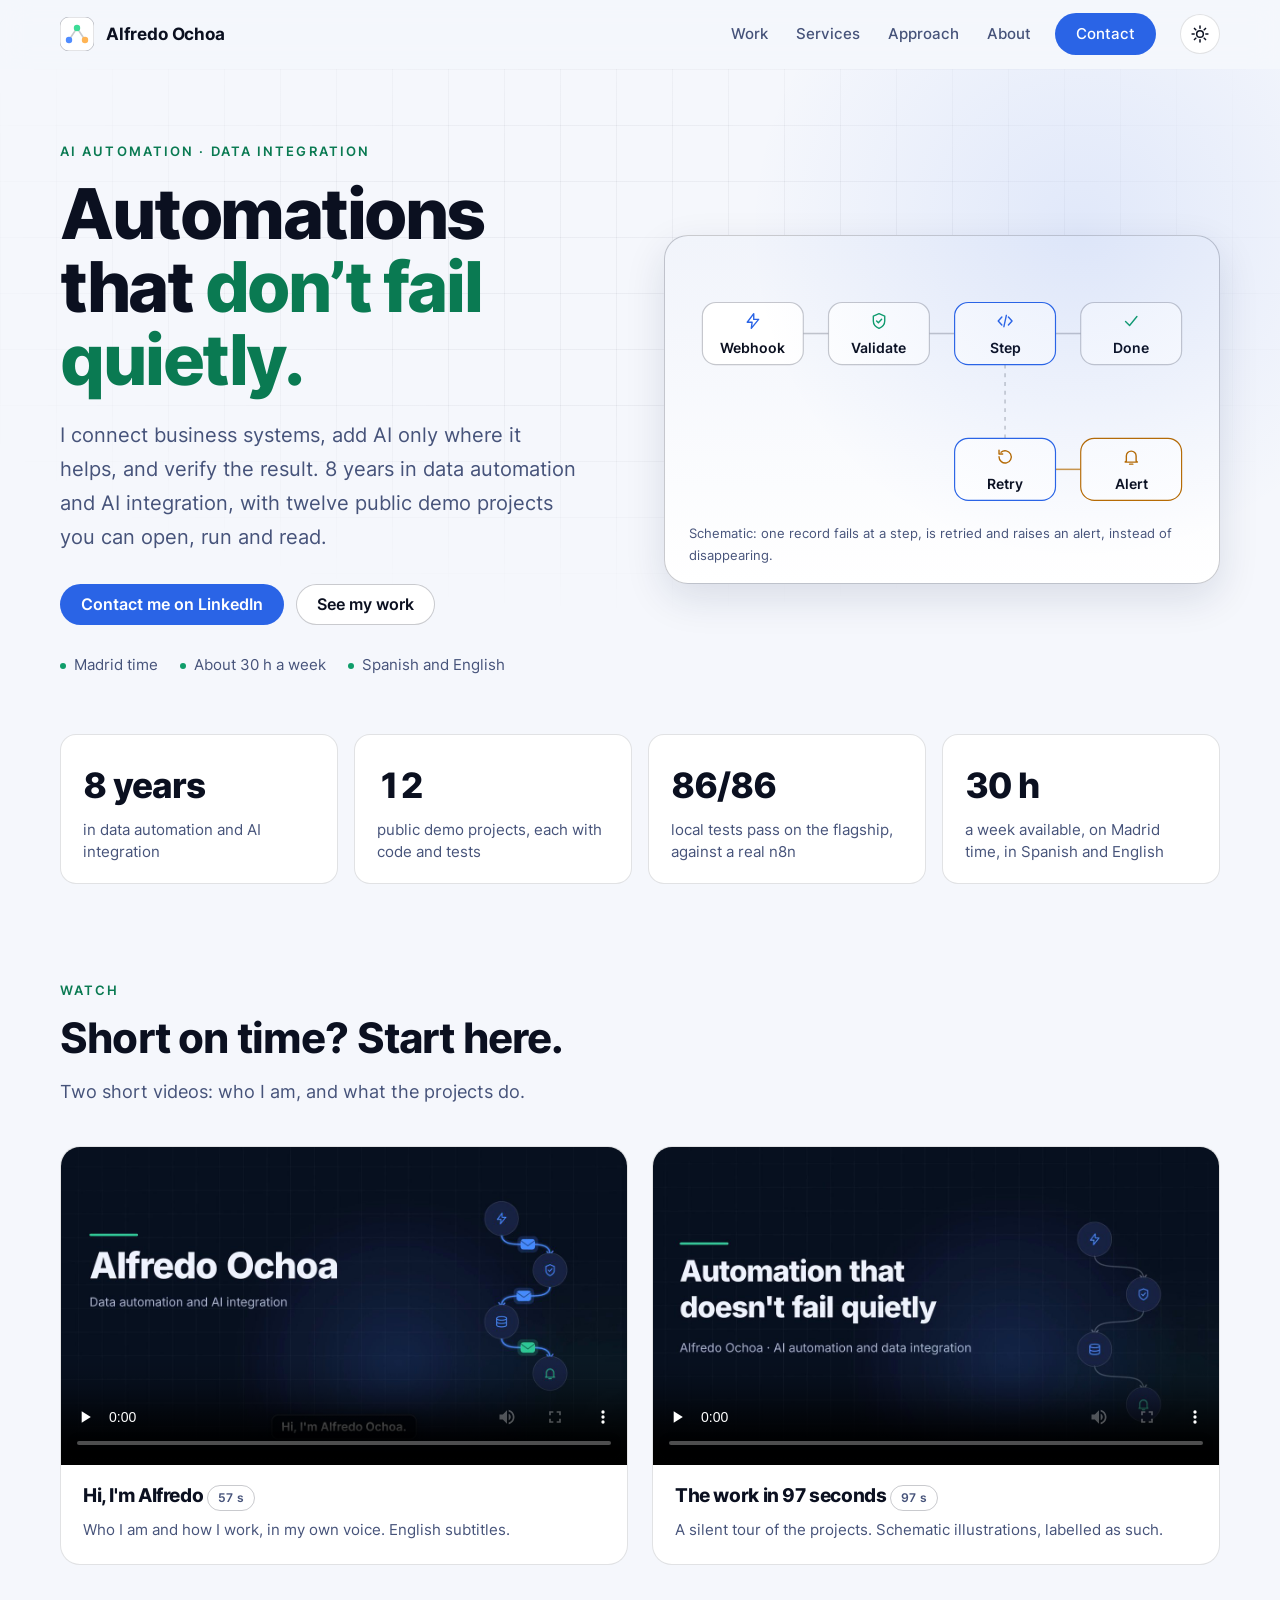
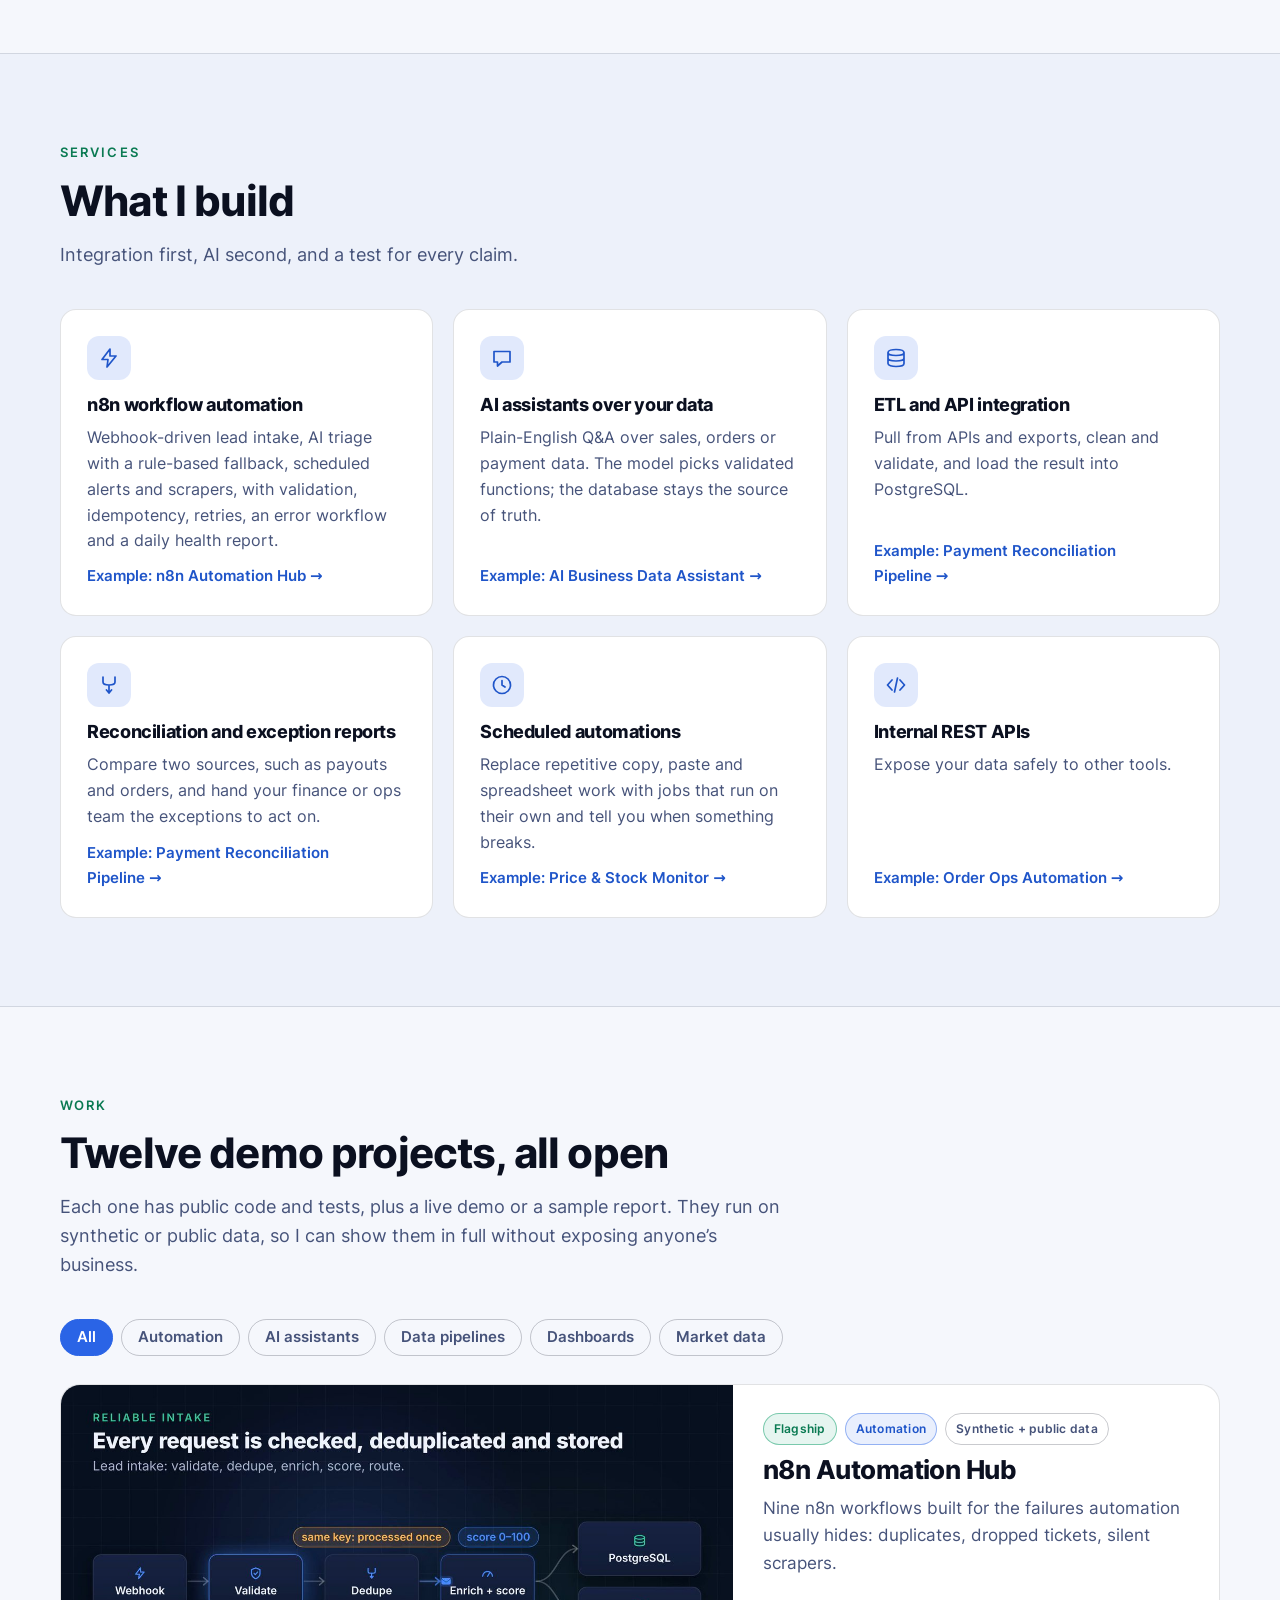
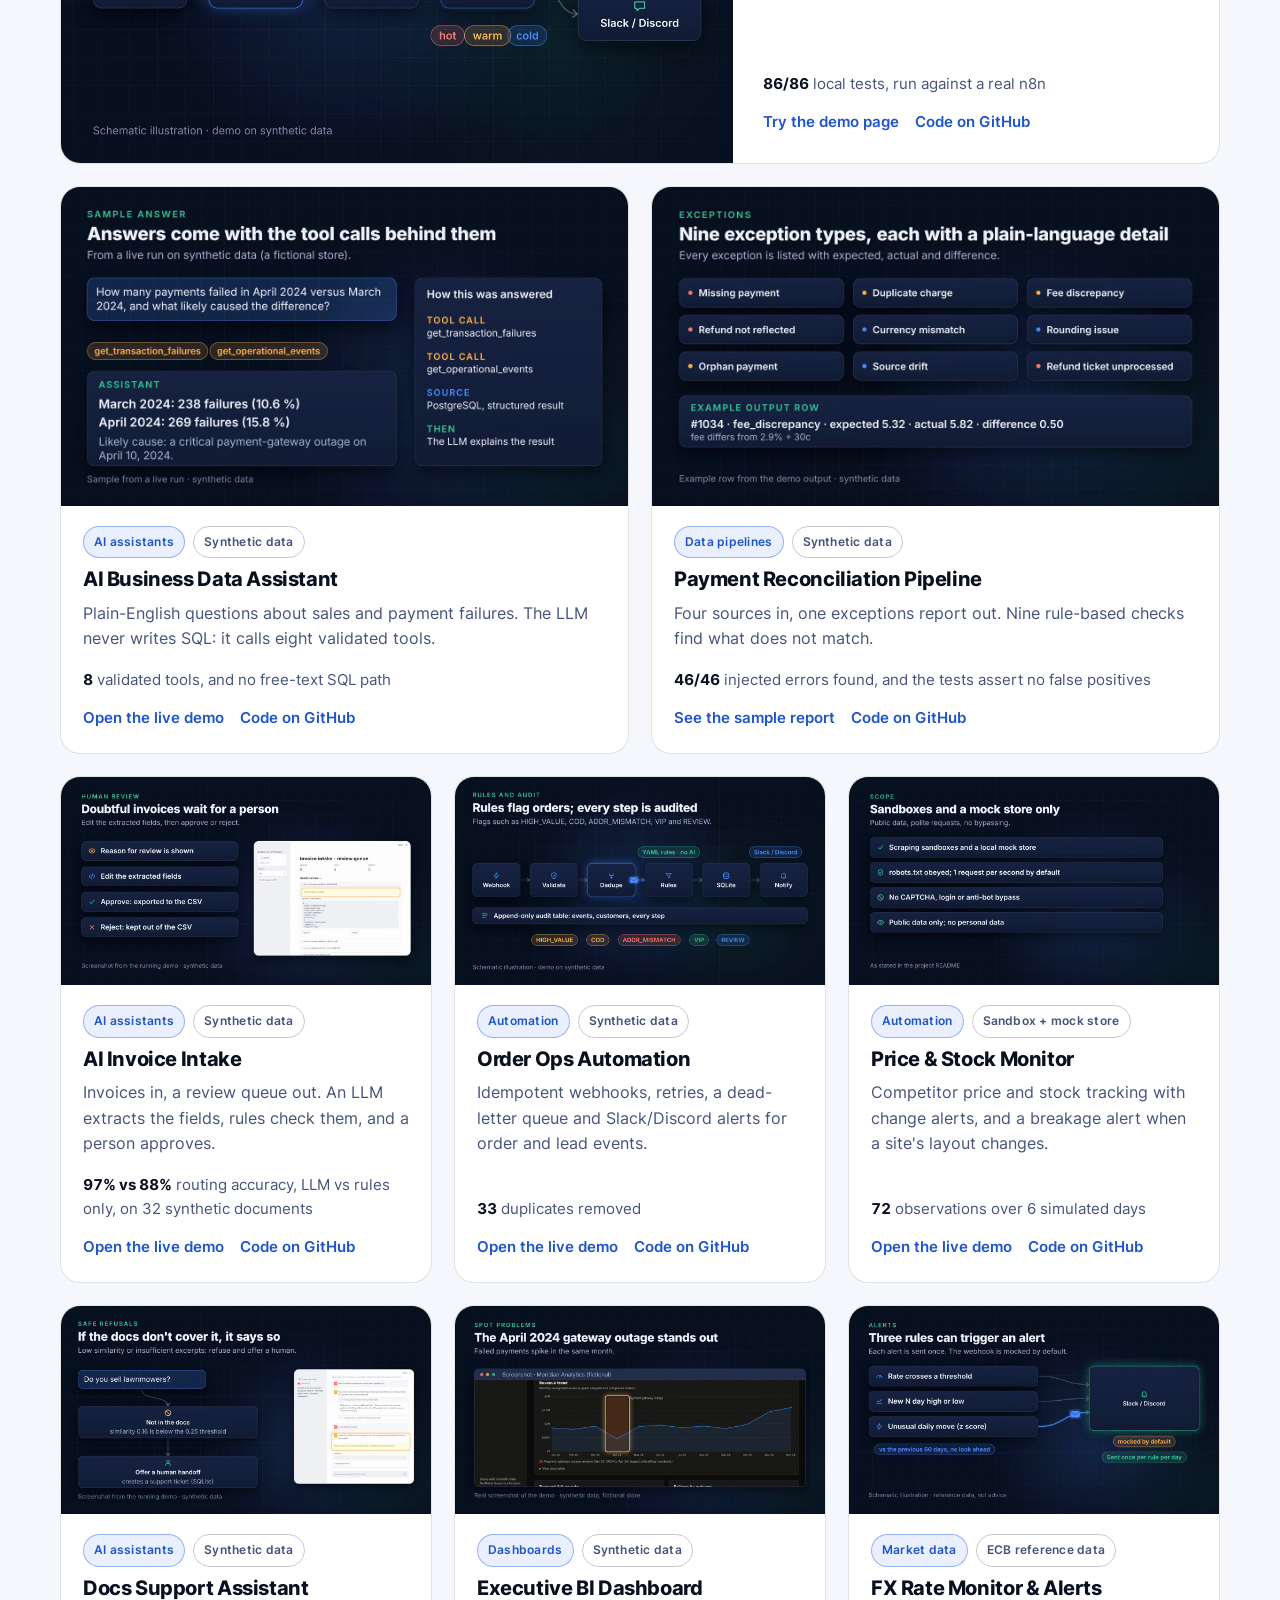
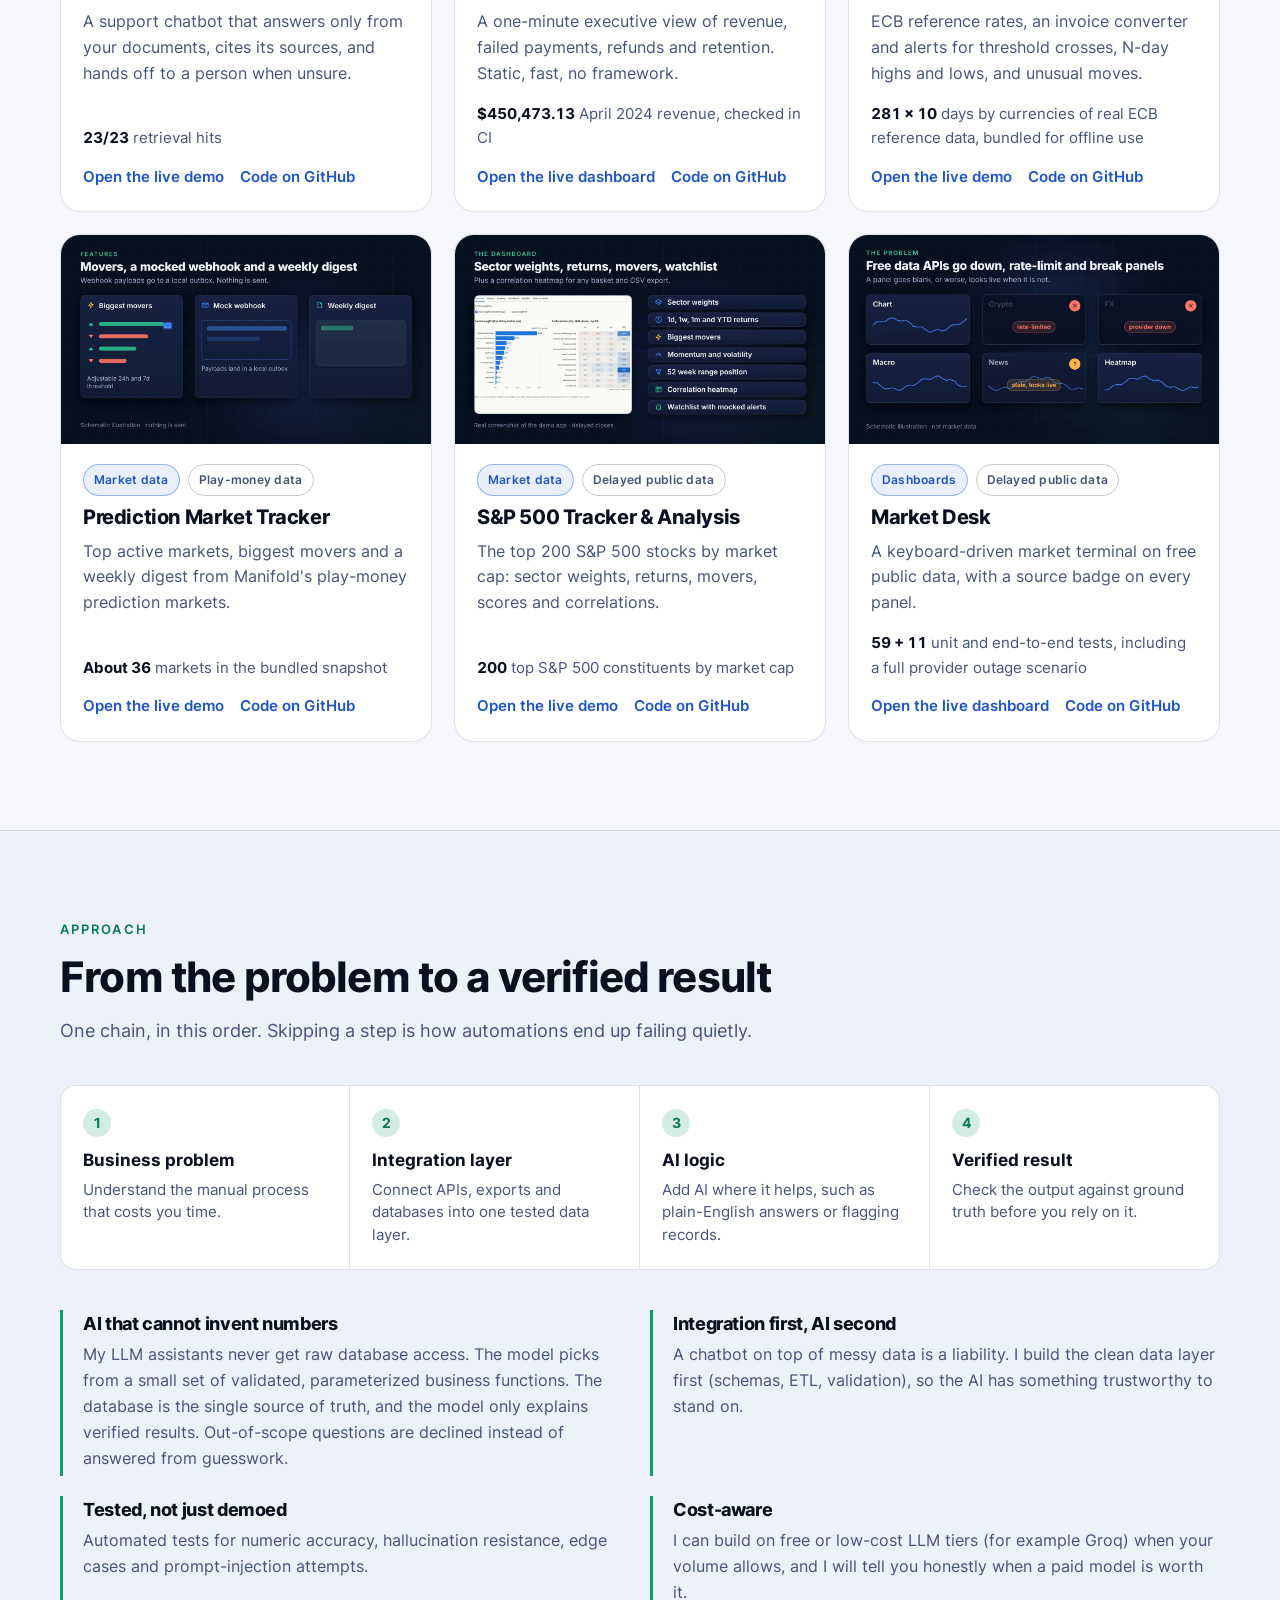
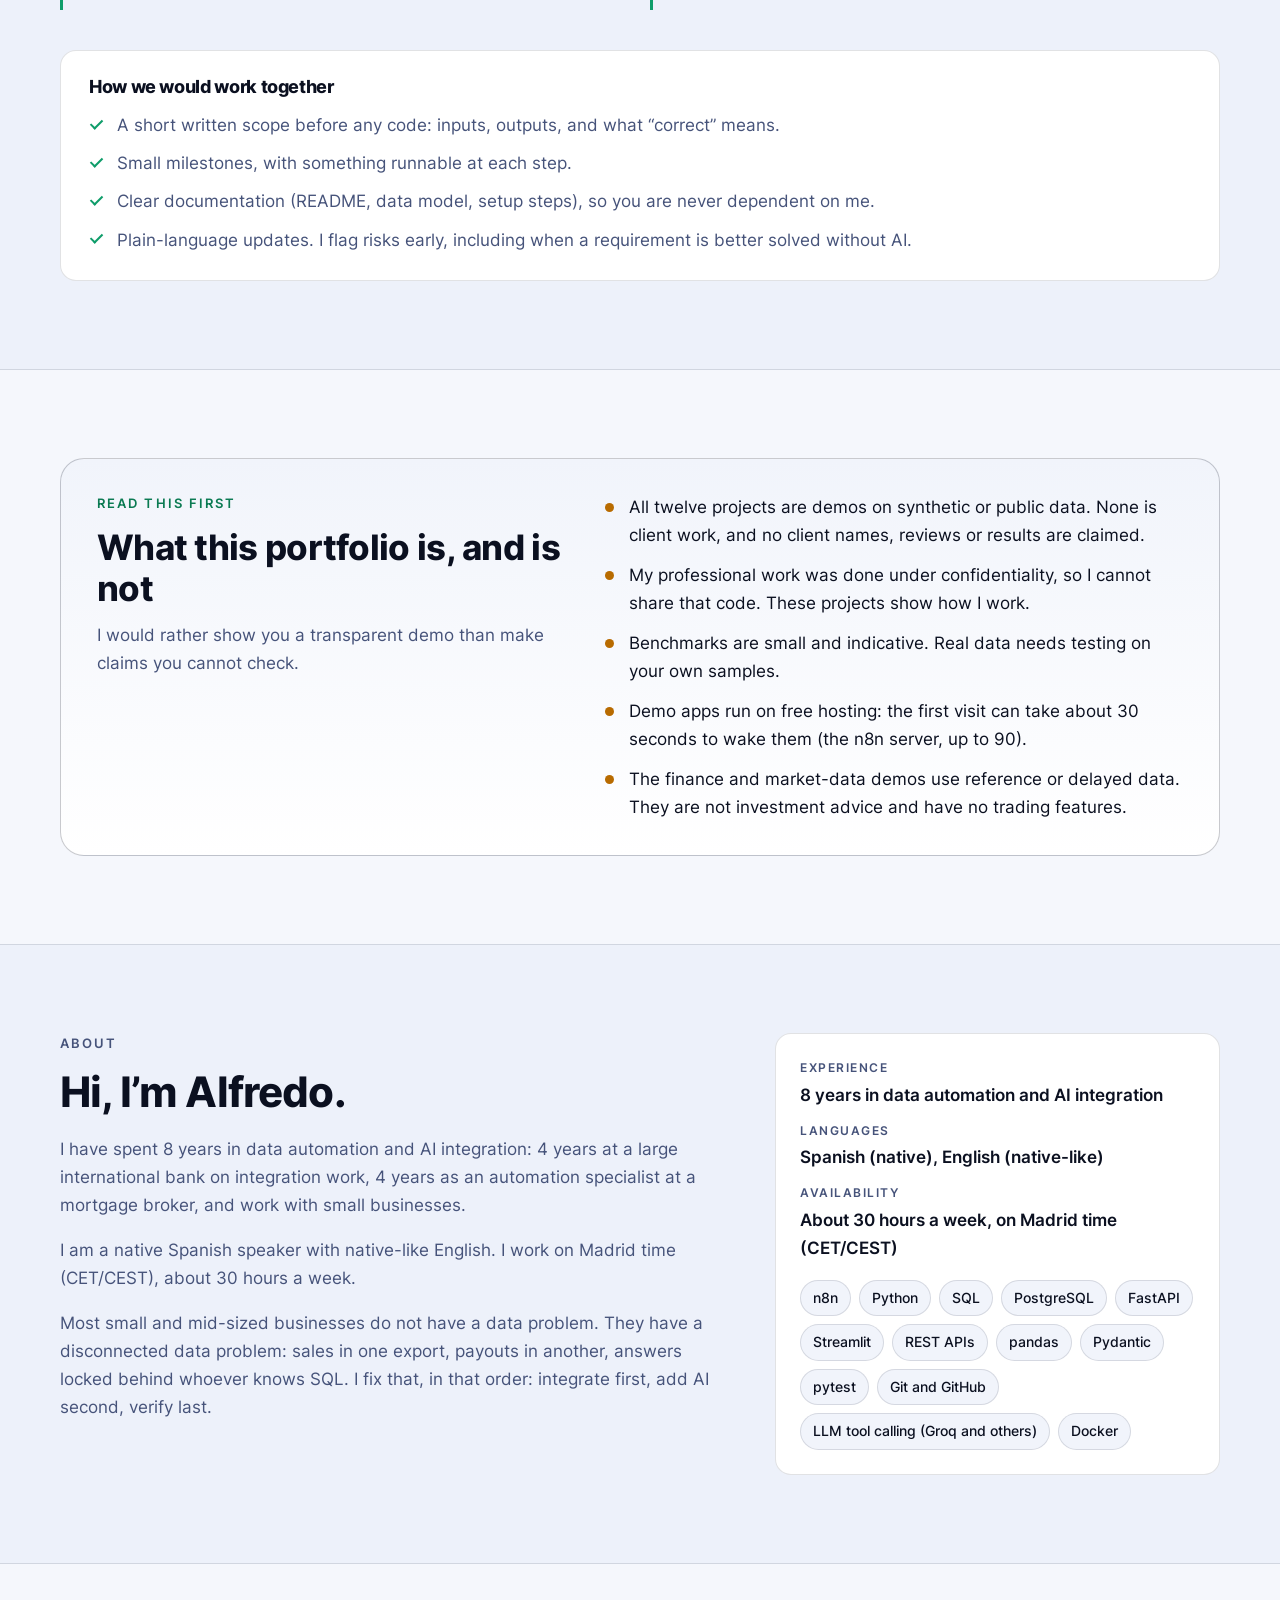
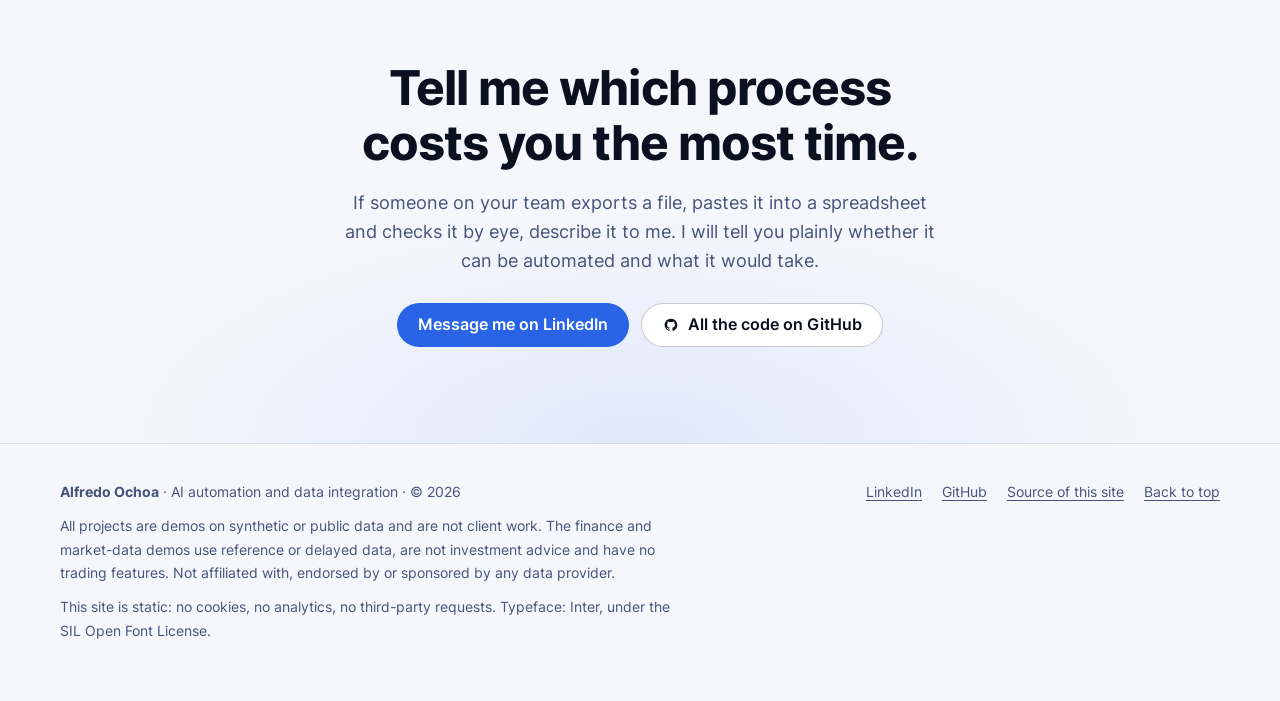
<file: index.html>
<!doctype html>
<html lang="en">
<head>
<meta charset="utf-8">
<meta name="viewport" content="width=device-width, initial-scale=1">
<title>Alfredo Ochoa | AI automation and data integration</title>
<meta name="description" content="Freelance AI automation and data integration: n8n workflows, Python data pipelines and AI assistants that take their numbers from validated queries. Twelve public demo projects with code, live demos and tests.">
<link rel="canonical" href="https://alfiochoa.github.io/">
<meta name="color-scheme" content="dark light">
<meta name="theme-color" content="#0b1020" media="(prefers-color-scheme: dark)">
<meta name="theme-color" content="#f5f7fc" media="(prefers-color-scheme: light)">
<meta property="og:type" content="website">
<meta property="og:site_name" content="Alfredo Ochoa">
<meta property="og:title" content="Alfredo Ochoa | AI automation and data integration">
<meta property="og:description" content="Freelance AI automation and data integration: n8n workflows, Python data pipelines and AI assistants that take their numbers from validated queries. Twelve public demo projects with code, live demos and tests.">
<meta property="og:url" content="https://alfiochoa.github.io/">
<meta property="og:image" content="https://alfiochoa.github.io/assets/og.png">
<meta name="twitter:card" content="summary_large_image">
<link rel="icon" href="/assets/favicon.svg" type="image/svg+xml">
<link rel="preload" href="/assets/fonts/inter-latin-wght-normal.woff2" as="font" type="font/woff2" crossorigin>
<link rel="stylesheet" href="/assets/site.css">
<script>(function(){try{var t=localStorage.getItem('theme');if(t==='light'||t==='dark')document.documentElement.setAttribute('data-theme',t)}catch(e){}document.documentElement.className+=' js'})()</script>
<script type="application/ld+json">{"@context":"https://schema.org","@type":"Person","name":"Alfredo Ochoa","url":"https://alfiochoa.github.io/","jobTitle":"AI automation and data integration freelancer","knowsLanguage":["es","en"],"knowsAbout":["n8n","Workflow automation","Python","Data integration","ETL","PostgreSQL","LLM tool calling","Data reconciliation"],"sameAs":["https://github.com/alfiochoa","https://www.linkedin.com/in/alfredochoa/"]}</script>
</head>

<body id="top">
<a class="skip" href="#main">Skip to content</a>
<header class="site-header">
<div class="wrap bar">
<a class="brand" href="/" aria-label="Alfredo Ochoa, home"><svg viewBox="0 0 34 34" aria-hidden="true"><rect width="34" height="34" rx="9" style="fill:var(--card);stroke:var(--line-2)"/><path d="M9 23 L17 11 L25 23" fill="none" style="stroke:var(--line-2)" stroke-width="1.6"/><circle cx="9" cy="23" r="3.2" fill="#4f8cff"/><circle cx="17" cy="11" r="3.2" fill="#3ddc97"/><circle cx="25" cy="23" r="3.2" fill="#ffb454"/></svg><span>Alfredo Ochoa</span></a>
<nav class="nav" aria-label="Main"><a href="/#work">Work</a><a href="/#services">Services</a><a href="/#approach">Approach</a><a href="/#about">About</a><a class="btn btn-primary nav-cta" href="/#contact">Contact</a></nav>
<div class="bar-right">
<button class="icon-btn" id="theme-toggle" type="button" aria-label="Switch colour theme"><svg class="icon-moon" viewBox="0 0 24 24" aria-hidden="true" focusable="false"><path d="M20 14.5 A8.5 8.5 0 1 1 9.5 4 A7 7 0 0 0 20 14.5 Z"/></svg><svg class="icon-sun" viewBox="0 0 24 24" aria-hidden="true" focusable="false"><path d="M12 8 A4 4 0 1 0 12 16 A4 4 0 1 0 12 8 M12 2.5 V5 M12 19 V21.5 M2.5 12 H5 M19 12 H21.5 M5.3 5.3 L7 7 M17 17 L18.7 18.7 M5.3 18.7 L7 17 M17 7 L18.7 5.3"/></svg></button>
<details class="menu"><summary class="icon-btn" aria-label="Open menu"><svg class="" viewBox="0 0 24 24" aria-hidden="true" focusable="false"><path d="M4 7 H20 M4 12 H20 M4 17 H20"/></svg></summary><div class="menu-list"><a href="/#work">Work</a><a href="/#services">Services</a><a href="/#approach">Approach</a><a href="/#about">About</a><a href="/#contact">Contact</a></div></details>
</div>
</div>
</header>

<main id="main">
<section class="hero" aria-labelledby="h1"><div class="wrap hero-grid">
<div>
<p class="kicker">AI automation &middot; Data integration</p>
<h1 class="display" id="h1">Automations that <em>don&rsquo;t fail quietly.</em></h1>
<p class="lede">I connect business systems, add AI only where it helps, and verify the result. 8 years in data automation and AI integration, with twelve public demo projects you can open, run and read.</p>
<div class="cta-row"><a class="btn btn-primary" href="https://www.linkedin.com/in/alfredochoa/">Contact me on LinkedIn</a><a class="btn btn-ghost" href="#work">See my work</a></div>
<ul class="meta"><li>Madrid time</li><li>About 30 h a week</li><li>Spanish and English</li></ul>
</div>
<figure class="flow-card"><svg class="flow-svg" viewBox="0 0 534 270" role="img" aria-label="Schematic: a record flows from a webhook through validation and a step. When the step fails, the record is retried and an alert is raised instead of the record disappearing.">
<path class="wire" d="M124 82 H150"/><path class="wire" d="M254 82 H280"/><path class="wire" d="M384 82 H410"/>
<path class="wire dash" d="M332 114 V190"/><path class="wire amber" d="M384 222 H410"/>
<g class="node "><rect x="20" y="50" width="104" height="64" rx="14"/><g transform="translate(62 59) scale(.84)"><path class="ico " d="M13 3 L5 13.5 H11 L10 21 L19 10 H13 Z"/></g><text x="72" y="102">Webhook</text></g><g class="node "><rect x="150" y="50" width="104" height="64" rx="14"/><g transform="translate(192 59) scale(.84)"><path class="ico m" d="M12 3 L19 6 V12 C19 16.5 15.5 19.5 12 21 C8.5 19.5 5 16.5 5 12 V6 Z M9 12 L11.2 14.2 L15.2 9.8"/></g><text x="202" y="102">Validate</text></g><g class="node on"><rect x="280" y="50" width="104" height="64" rx="14"/><g transform="translate(322 59) scale(.84)"><path class="ico " d="M8 7 L3.5 12 L8 17 M16 7 L20.5 12 L16 17 M13.5 5 L10.5 19"/></g><text x="332" y="102">Step</text></g><g class="node "><rect x="410" y="50" width="104" height="64" rx="14"/><g transform="translate(452 59) scale(.84)"><path class="ico m" d="M5 12.5 L10 17.5 L19 6.5"/></g><text x="462" y="102">Done</text></g>
<g class="node on"><rect x="280" y="190" width="104" height="64" rx="14"/><g transform="translate(322 199) scale(.84)"><path class="ico a" d="M4.5 12 A7.5 7.5 0 1 0 7 6.5 M4.5 4 V8.5 H9"/></g><text x="332" y="242">Retry</text></g><g class="node alert"><rect x="410" y="190" width="104" height="64" rx="14"/><g transform="translate(452 199) scale(.84)"><path class="ico a" d="M6 17 V11 A6 6 0 0 1 18 11 V17 L19.5 18.5 H4.5 Z M10 21 H14"/></g><text x="462" y="242">Alert</text></g>
<circle class="packet" r="5" cx="0" cy="0"/><circle class="packet p2" r="5" cx="0" cy="0"/><circle class="packet p3" r="5" cx="0" cy="0"/>
<circle class="packet amber" r="5.5" cx="0" cy="0"/>
</svg><figcaption>Schematic: one record fails at a step, is retried and raises an alert, instead of disappearing.</figcaption></figure>
</div></section>
<div class="wrap stats"><div class="stat reveal"><b>8 years</b><span>in data automation and AI integration</span></div><div class="stat reveal"><b>12</b><span>public demo projects, each with code and tests</span></div><div class="stat reveal"><b>86/86</b><span>local tests pass on the flagship, against a real n8n</span></div><div class="stat reveal"><b>30 h</b><span>a week available, on Madrid time, in Spanish and English</span></div></div>
<section id="watch" aria-labelledby="h-watch"><div class="wrap">
<div class="sec-head"><p class="kicker">Watch</p><h2 id="h-watch">Short on time? Start here.</h2><p>Two short videos: who I am, and what the projects do.</p></div>
<div class="videos"><div class="vcard reveal"><video controls preload="none" playsinline poster="/media/poster/intro.jpg" aria-label="Hi, I&#x27;m Alfredo"><source src="/media/video/intro.mp4" type="video/mp4"></video>
<div class="vbody"><h3>Hi, I&#x27;m Alfredo <span class="badge">57 s</span></h3><p>Who I am and how I work, in my own voice. English subtitles.</p></div></div><div class="vcard reveal"><video controls preload="none" playsinline poster="/media/poster/showreel.jpg" aria-label="The work in 97 seconds"><source src="/media/video/showreel.mp4" type="video/mp4"></video>
<div class="vbody"><h3>The work in 97 seconds <span class="badge">97 s</span></h3><p>A silent tour of the projects. Schematic illustrations, labelled as such.</p></div></div></div></div></section>
<section id="services" class="alt" aria-labelledby="h-svc"><div class="wrap">
<div class="sec-head"><p class="kicker">Services</p><h2 id="h-svc">What I build</h2><p>Integration first, AI second, and a test for every claim.</p></div>
<div class="grid-3"><article class="svc reveal"><div class="ic"><svg class="" viewBox="0 0 24 24" aria-hidden="true" focusable="false"><path d="M13 3 L5 13.5 H11 L10 21 L19 10 H13 Z"/></svg></div><h3>n8n workflow automation</h3><p>Webhook-driven lead intake, AI triage with a rule-based fallback, scheduled alerts and scrapers, with validation, idempotency, retries, an error workflow and a daily health report.</p>
<a class="more" href="/projects/n8n-automation-hub/">Example: n8n Automation Hub&nbsp;&rarr;</a></article><article class="svc reveal"><div class="ic"><svg class="" viewBox="0 0 24 24" aria-hidden="true" focusable="false"><path d="M4 5.5 H20 V16 H12 L7.5 20 V16 H4 Z"/></svg></div><h3>AI assistants over your data</h3><p>Plain-English Q&amp;A over sales, orders or payment data. The model picks validated functions; the database stays the source of truth.</p>
<a class="more" href="/projects/ai-business-data-assistant/">Example: AI Business Data Assistant&nbsp;&rarr;</a></article><article class="svc reveal"><div class="ic"><svg class="" viewBox="0 0 24 24" aria-hidden="true" focusable="false"><path d="M4 6.5 C4 4.5 8 3.5 12 3.5 S20 4.5 20 6.5 V17.5 C20 19.5 16 20.5 12 20.5 S4 19.5 4 17.5 Z M4 12 C4 14 8 15 12 15 S20 14 20 12 M4 6.5 C4 8.5 8 9.5 12 9.5 S20 8.5 20 6.5"/></svg></div><h3>ETL and API integration</h3><p>Pull from APIs and exports, clean and validate, and load the result into PostgreSQL.</p>
<a class="more" href="/projects/payment-reconciliation-pipeline/">Example: Payment Reconciliation Pipeline&nbsp;&rarr;</a></article><article class="svc reveal"><div class="ic"><svg class="" viewBox="0 0 24 24" aria-hidden="true" focusable="false"><path d="M6 4 V9 C6 12 9 12 12 12 M18 4 V9 C18 12 15 12 12 12 V20 M9.5 17 L12 20 L14.5 17"/></svg></div><h3>Reconciliation and exception reports</h3><p>Compare two sources, such as payouts and orders, and hand your finance or ops team the exceptions to act on.</p>
<a class="more" href="/projects/payment-reconciliation-pipeline/">Example: Payment Reconciliation Pipeline&nbsp;&rarr;</a></article><article class="svc reveal"><div class="ic"><svg class="" viewBox="0 0 24 24" aria-hidden="true" focusable="false"><path d="M12 3.5 A8.5 8.5 0 1 0 12 20.5 A8.5 8.5 0 1 0 12 3.5 M12 7.5 V12 L15 14"/></svg></div><h3>Scheduled automations</h3><p>Replace repetitive copy, paste and spreadsheet work with jobs that run on their own and tell you when something breaks.</p>
<a class="more" href="/projects/price-stock-monitor/">Example: Price &amp; Stock Monitor&nbsp;&rarr;</a></article><article class="svc reveal"><div class="ic"><svg class="" viewBox="0 0 24 24" aria-hidden="true" focusable="false"><path d="M8 7 L3.5 12 L8 17 M16 7 L20.5 12 L16 17 M13.5 5 L10.5 19"/></svg></div><h3>Internal REST APIs</h3><p>Expose your data safely to other tools.</p>
<a class="more" href="/projects/order-ops-automation/">Example: Order Ops Automation&nbsp;&rarr;</a></article></div></div></section>
<section id="work" aria-labelledby="h-work"><div class="wrap">
<div class="sec-head"><p class="kicker">Work</p><h2 id="h-work">Twelve demo projects, all open</h2><p>Each one has public code and tests, plus a live demo or a sample report. They run on synthetic or public data, so I can show them in full without exposing anyone&rsquo;s business.</p></div>
<div class="filters" role="group" aria-label="Filter projects"><button class="chip" type="button" data-filter="all" aria-pressed="true">All</button><button class="chip" type="button" data-filter="Automation" aria-pressed="false">Automation</button><button class="chip" type="button" data-filter="AI assistants" aria-pressed="false">AI assistants</button><button class="chip" type="button" data-filter="Data pipelines" aria-pressed="false">Data pipelines</button><button class="chip" type="button" data-filter="Dashboards" aria-pressed="false">Dashboards</button><button class="chip" type="button" data-filter="Market data" aria-pressed="false">Market data</button></div><p class="sr" id="filter-status" role="status" aria-live="polite"></p>
<div class="cards"><article class="card reveal flagship" data-cat="Automation">
<a class="card-media" href="/projects/n8n-automation-hub/" tabindex="-1" aria-hidden="true"><img src="/media/poster/n8n-automation-hub.jpg" width="1280" height="720" loading="lazy" alt=""></a>
<div class="card-body">
<div class="badges"><span class="badge flag">Flagship</span><span class="badge cat">Automation</span><span class="badge">Synthetic + public data</span></div>
<h3><a href="/projects/n8n-automation-hub/">n8n Automation Hub</a></h3>
<p>Nine n8n workflows built for the failures automation usually hides: duplicates, dropped tickets, silent scrapers.</p>
<p class="keystat"><b>86/86</b> local tests, run against a real n8n</p>
<div class="card-links"><a href="https://alfiochoa.github.io/n8n-automation-hub/">Try the demo page</a><a href="https://github.com/alfiochoa/n8n-automation-hub">Code on GitHub</a></div>
</div>
</article><article class="card reveal featured" data-cat="AI assistants">
<a class="card-media" href="/projects/ai-business-data-assistant/" tabindex="-1" aria-hidden="true"><img src="/media/poster/ai-business-data-assistant.jpg" width="1280" height="720" loading="lazy" alt=""></a>
<div class="card-body">
<div class="badges"><span class="badge cat">AI assistants</span><span class="badge">Synthetic data</span></div>
<h3><a href="/projects/ai-business-data-assistant/">AI Business Data Assistant</a></h3>
<p>Plain-English questions about sales and payment failures. The LLM never writes SQL: it calls eight validated tools.</p>
<p class="keystat"><b>8</b> validated tools, and no free-text SQL path</p>
<div class="card-links"><a href="https://alfredo-business-assistant.streamlit.app/">Open the live demo</a><a href="https://github.com/alfiochoa/ai-business-data-assistant">Code on GitHub</a></div>
</div>
</article><article class="card reveal featured" data-cat="Data pipelines">
<a class="card-media" href="/projects/payment-reconciliation-pipeline/" tabindex="-1" aria-hidden="true"><img src="/media/poster/payment-reconciliation-pipeline.jpg" width="1280" height="720" loading="lazy" alt=""></a>
<div class="card-body">
<div class="badges"><span class="badge cat">Data pipelines</span><span class="badge">Synthetic data</span></div>
<h3><a href="/projects/payment-reconciliation-pipeline/">Payment Reconciliation Pipeline</a></h3>
<p>Four sources in, one exceptions report out. Nine rule-based checks find what does not match.</p>
<p class="keystat"><b>46/46</b> injected errors found, and the tests assert no false positives</p>
<div class="card-links"><a href="https://alfiochoa.github.io/payment-reconciliation-pipeline/">See the sample report</a><a href="https://github.com/alfiochoa/payment-reconciliation-pipeline">Code on GitHub</a></div>
</div>
</article><article class="card reveal" data-cat="AI assistants">
<a class="card-media" href="/projects/ai-invoice-intake/" tabindex="-1" aria-hidden="true"><img src="/media/poster/ai-invoice-intake.jpg" width="1280" height="720" loading="lazy" alt=""></a>
<div class="card-body">
<div class="badges"><span class="badge cat">AI assistants</span><span class="badge">Synthetic data</span></div>
<h3><a href="/projects/ai-invoice-intake/">AI Invoice Intake</a></h3>
<p>Invoices in, a review queue out. An LLM extracts the fields, rules check them, and a person approves.</p>
<p class="keystat"><b>97% vs 88%</b> routing accuracy, LLM vs rules only, on 32 synthetic documents</p>
<div class="card-links"><a href="https://alfredo-invoice.streamlit.app/">Open the live demo</a><a href="https://github.com/alfiochoa/ai-invoice-intake">Code on GitHub</a></div>
</div>
</article><article class="card reveal" data-cat="Automation">
<a class="card-media" href="/projects/order-ops-automation/" tabindex="-1" aria-hidden="true"><img src="/media/poster/order-ops-automation.jpg" width="1280" height="720" loading="lazy" alt=""></a>
<div class="card-body">
<div class="badges"><span class="badge cat">Automation</span><span class="badge">Synthetic data</span></div>
<h3><a href="/projects/order-ops-automation/">Order Ops Automation</a></h3>
<p>Idempotent webhooks, retries, a dead-letter queue and Slack/Discord alerts for order and lead events.</p>
<p class="keystat"><b>33</b> duplicates removed</p>
<div class="card-links"><a href="https://alfredo-ops-automation.streamlit.app/">Open the live demo</a><a href="https://github.com/alfiochoa/order-ops-automation">Code on GitHub</a></div>
</div>
</article><article class="card reveal" data-cat="Automation">
<a class="card-media" href="/projects/price-stock-monitor/" tabindex="-1" aria-hidden="true"><img src="/media/poster/price-stock-monitor.jpg" width="1280" height="720" loading="lazy" alt=""></a>
<div class="card-body">
<div class="badges"><span class="badge cat">Automation</span><span class="badge">Sandbox + mock store</span></div>
<h3><a href="/projects/price-stock-monitor/">Price &amp; Stock Monitor</a></h3>
<p>Competitor price and stock tracking with change alerts, and a breakage alert when a site&#x27;s layout changes.</p>
<p class="keystat"><b>72</b> observations over 6 simulated days</p>
<div class="card-links"><a href="https://alfredo-price-stock-monitor.streamlit.app/">Open the live demo</a><a href="https://github.com/alfiochoa/price-stock-monitor">Code on GitHub</a></div>
</div>
</article><article class="card reveal" data-cat="AI assistants">
<a class="card-media" href="/projects/docs-support-assistant/" tabindex="-1" aria-hidden="true"><img src="/media/poster/docs-support-assistant.jpg" width="1280" height="720" loading="lazy" alt=""></a>
<div class="card-body">
<div class="badges"><span class="badge cat">AI assistants</span><span class="badge">Synthetic data</span></div>
<h3><a href="/projects/docs-support-assistant/">Docs Support Assistant</a></h3>
<p>A support chatbot that answers only from your documents, cites its sources, and hands off to a person when unsure.</p>
<p class="keystat"><b>23/23</b> retrieval hits</p>
<div class="card-links"><a href="https://alfredo-docs-assistant.streamlit.app/">Open the live demo</a><a href="https://github.com/alfiochoa/docs-support-assistant">Code on GitHub</a></div>
</div>
</article><article class="card reveal" data-cat="Dashboards">
<a class="card-media" href="/projects/executive-bi-dashboard/" tabindex="-1" aria-hidden="true"><img src="/media/poster/executive-bi-dashboard.jpg" width="1280" height="720" loading="lazy" alt=""></a>
<div class="card-body">
<div class="badges"><span class="badge cat">Dashboards</span><span class="badge">Synthetic data</span></div>
<h3><a href="/projects/executive-bi-dashboard/">Executive BI Dashboard</a></h3>
<p>A one-minute executive view of revenue, failed payments, refunds and retention. Static, fast, no framework.</p>
<p class="keystat"><b>$450,473.13</b> April 2024 revenue, checked in CI</p>
<div class="card-links"><a href="https://alfiochoa.github.io/executive-bi-dashboard/">Open the live dashboard</a><a href="https://github.com/alfiochoa/executive-bi-dashboard">Code on GitHub</a></div>
</div>
</article><article class="card reveal" data-cat="Market data">
<a class="card-media" href="/projects/fx-rate-monitor/" tabindex="-1" aria-hidden="true"><img src="/media/poster/fx-rate-monitor.jpg" width="1280" height="720" loading="lazy" alt=""></a>
<div class="card-body">
<div class="badges"><span class="badge cat">Market data</span><span class="badge">ECB reference data</span></div>
<h3><a href="/projects/fx-rate-monitor/">FX Rate Monitor &amp; Alerts</a></h3>
<p>ECB reference rates, an invoice converter and alerts for threshold crosses, N-day highs and lows, and unusual moves.</p>
<p class="keystat"><b>281 × 10</b> days by currencies of real ECB reference data, bundled for offline use</p>
<div class="card-links"><a href="https://alfredo-fx-monitor.streamlit.app/">Open the live demo</a><a href="https://github.com/alfiochoa/fx-rate-monitor">Code on GitHub</a></div>
</div>
</article><article class="card reveal" data-cat="Market data">
<a class="card-media" href="/projects/prediction-market-tracker/" tabindex="-1" aria-hidden="true"><img src="/media/poster/prediction-market-tracker.jpg" width="1280" height="720" loading="lazy" alt=""></a>
<div class="card-body">
<div class="badges"><span class="badge cat">Market data</span><span class="badge">Play-money data</span></div>
<h3><a href="/projects/prediction-market-tracker/">Prediction Market Tracker</a></h3>
<p>Top active markets, biggest movers and a weekly digest from Manifold&#x27;s play-money prediction markets.</p>
<p class="keystat"><b>About 36</b> markets in the bundled snapshot</p>
<div class="card-links"><a href="https://prediction-market-tracker.streamlit.app/">Open the live demo</a><a href="https://github.com/alfiochoa/prediction-market-tracker">Code on GitHub</a></div>
</div>
</article><article class="card reveal" data-cat="Market data">
<a class="card-media" href="/projects/sp500-tracker/" tabindex="-1" aria-hidden="true"><img src="/media/poster/sp500-tracker.jpg" width="1280" height="720" loading="lazy" alt=""></a>
<div class="card-body">
<div class="badges"><span class="badge cat">Market data</span><span class="badge">Delayed public data</span></div>
<h3><a href="/projects/sp500-tracker/">S&amp;P 500 Tracker &amp; Analysis</a></h3>
<p>The top 200 S&amp;P 500 stocks by market cap: sector weights, returns, movers, scores and correlations.</p>
<p class="keystat"><b>200</b> top S&amp;P 500 constituents by market cap</p>
<div class="card-links"><a href="https://alfredo-sp500-tracker.streamlit.app/">Open the live demo</a><a href="https://github.com/alfiochoa/sp500-tracker">Code on GitHub</a></div>
</div>
</article><article class="card reveal" data-cat="Dashboards">
<a class="card-media" href="/projects/market-desk/" tabindex="-1" aria-hidden="true"><img src="/media/poster/market-desk.jpg" width="1280" height="720" loading="lazy" alt=""></a>
<div class="card-body">
<div class="badges"><span class="badge cat">Dashboards</span><span class="badge">Delayed public data</span></div>
<h3><a href="/projects/market-desk/">Market Desk</a></h3>
<p>A keyboard-driven market terminal on free public data, with a source badge on every panel.</p>
<p class="keystat"><b>59 + 11</b> unit and end-to-end tests, including a full provider outage scenario</p>
<div class="card-links"><a href="https://alfiochoa.github.io/market-desk/">Open the live dashboard</a><a href="https://github.com/alfiochoa/market-desk">Code on GitHub</a></div>
</div>
</article></div></div></section>
<section id="approach" class="alt" aria-labelledby="h-app"><div class="wrap">
<div class="sec-head"><p class="kicker">Approach</p><h2 id="h-app">From the problem to a verified result</h2><p>One chain, in this order. Skipping a step is how automations end up failing quietly.</p></div>
<ol class="flow"><li><b>Business problem</b><span>Understand the manual process that costs you time.</span></li><li><b>Integration layer</b><span>Connect APIs, exports and databases into one tested data layer.</span></li><li><b>AI logic</b><span>Add AI where it helps, such as plain-English answers or flagging records.</span></li><li><b>Verified result</b><span>Check the output against ground truth before you rely on it.</span></li></ol><div class="principles"><div class="principle reveal"><h3>AI that cannot invent numbers</h3><p>My LLM assistants never get raw database access. The model picks from a small set of validated, parameterized business functions. The database is the single source of truth, and the model only explains verified results. Out-of-scope questions are declined instead of answered from guesswork.</p></div><div class="principle reveal"><h3>Integration first, AI second</h3><p>A chatbot on top of messy data is a liability. I build the clean data layer first (schemas, ETL, validation), so the AI has something trustworthy to stand on.</p></div><div class="principle reveal"><h3>Tested, not just demoed</h3><p>Automated tests for numeric accuracy, hallucination resistance, edge cases and prompt-injection attempts.</p></div><div class="principle reveal"><h3>Cost-aware</h3><p>I can build on free or low-cost LLM tiers (for example Groq) when your volume allows, and I will tell you honestly when a paid model is worth it.</p></div></div>
<div class="how reveal"><h3>How we would work together</h3><ul><li>A short written scope before any code: inputs, outputs, and what “correct” means.</li><li>Small milestones, with something runnable at each step.</li><li>Clear documentation (README, data model, setup steps), so you are never dependent on me.</li><li>Plain-language updates. I flag risks early, including when a requirement is better solved without AI.</li></ul></div></div></section>
<section aria-labelledby="h-hon"><div class="wrap"><div class="honest reveal">
<div><p class="kicker">Read this first</p><h2 id="h-hon">What this portfolio is, and is not</h2><p class="lead">I would rather show you a transparent demo than make claims you cannot check.</p></div>
<ul><li>All twelve projects are demos on synthetic or public data. None is client work, and no client names, reviews or results are claimed.</li><li>My professional work was done under confidentiality, so I cannot share that code. These projects show how I work.</li><li>Benchmarks are small and indicative. Real data needs testing on your own samples.</li><li>Demo apps run on free hosting: the first visit can take about 30 seconds to wake them (the n8n server, up to 90).</li><li>The finance and market-data demos use reference or delayed data. They are not investment advice and have no trading features.</li></ul></div></div></section>
<section id="about" class="alt" aria-labelledby="h-about"><div class="wrap about">
<div><p class="kicker">About</p><h2 id="h-about" style="font-size:clamp(1.8rem,3.4vw,2.6rem);margin-bottom:18px">Hi, I&rsquo;m Alfredo.</h2><p>I have spent 8 years in data automation and AI integration: 4 years at a large international bank on integration work, 4 years as an automation specialist at a mortgage broker, and work with small businesses.</p><p>I am a native Spanish speaker with native-like English. I work on Madrid time (CET/CEST), about 30 hours a week.</p><p>Most small and mid-sized businesses do not have a data problem. They have a disconnected data problem: sales in one export, payouts in another, answers locked behind whoever knows SQL. I fix that, in that order: integrate first, add AI second, verify last.</p></div>
<aside class="facts reveal"><dl><div><dt>Experience</dt><dd>8 years in data automation and AI integration</dd></div><div><dt>Languages</dt><dd>Spanish (native), English (native-like)</dd></div>
<div><dt>Availability</dt><dd>About 30 hours a week, on Madrid time (CET/CEST)</dd></div></dl>
<div class="tags"><span class="tag">n8n</span><span class="tag">Python</span><span class="tag">SQL</span><span class="tag">PostgreSQL</span><span class="tag">FastAPI</span><span class="tag">Streamlit</span><span class="tag">REST APIs</span><span class="tag">pandas</span><span class="tag">Pydantic</span><span class="tag">pytest</span><span class="tag">Git and GitHub</span><span class="tag">LLM tool calling (Groq and others)</span><span class="tag">Docker</span></div></aside></div></section>
<section id="contact" class="contact" aria-labelledby="h-contact"><div class="wrap">
<h2 id="h-contact">Tell me which process costs you the most time.</h2>
<p>If someone on your team exports a file, pastes it into a spreadsheet and checks it by eye, describe it to me. I will tell you plainly whether it can be automated and what it would take.</p>
<div class="cta-row"><a class="btn btn-primary" href="https://www.linkedin.com/in/alfredochoa/">Message me on LinkedIn</a><a class="btn btn-ghost" href="https://github.com/alfiochoa"><svg class="" viewBox="0 0 24 24" aria-hidden="true" focusable="false"><path d="M12 3.5 C7.3 3.5 3.5 7.3 3.5 12 C3.5 15.8 6 18.9 9.4 20 C9.8 20.1 10 19.8 10 19.5 V18 C7.7 18.5 7.2 16.9 7.2 16.9 C6.8 15.9 6.3 15.7 6.3 15.7 C5.5 15.2 6.4 15.2 6.4 15.2 C7.2 15.3 7.7 16 7.7 16 C8.4 17.3 9.6 16.9 10 16.7 C10.1 16.2 10.3 15.8 10.5 15.6 C8.7 15.4 6.8 14.7 6.8 11.6 C6.8 10.7 7.1 10 7.7 9.4 C7.6 9.2 7.3 8.4 7.7 7.3 C7.7 7.3 8.4 7.1 10 8.2 C10.7 8 11.3 7.9 12 7.9 C12.7 7.9 13.3 8 14 8.2 C15.6 7.1 16.3 7.3 16.3 7.3 C16.7 8.4 16.4 9.2 16.3 9.4 C16.9 10 17.2 10.7 17.2 11.6 C17.2 14.7 15.3 15.4 13.5 15.6 C13.8 15.9 14 16.3 14 17 V19.5 C14 19.8 14.2 20.1 14.6 20 C18 18.9 20.5 15.8 20.5 12 C20.5 7.3 16.7 3.5 12 3.5 Z"/></svg>All the code on GitHub</a></div></div></section>
</main>
<footer>
<div class="wrap cols">
<div>
<p><strong>Alfredo Ochoa</strong> &middot; AI automation and data integration &middot; &copy; 2026</p>
<p>All projects are demos on synthetic or public data and are not client work. The finance and market-data demos use reference or delayed data, are not investment advice and have no trading features. Not affiliated with, endorsed by or sponsored by any data provider.</p>
<p>This site is static: no cookies, no analytics, no third-party requests. Typeface: Inter, under the SIL Open Font License.</p>
</div>
<div class="links"><a href="https://www.linkedin.com/in/alfredochoa/">LinkedIn</a><a href="https://github.com/alfiochoa">GitHub</a><a href="https://github.com/alfiochoa/alfiochoa.github.io">Source of this site</a><a href="#top">Back to top</a></div>
</div>
</footer>
<script src="/assets/site.js" defer></script>
</body>
</html>
</file>
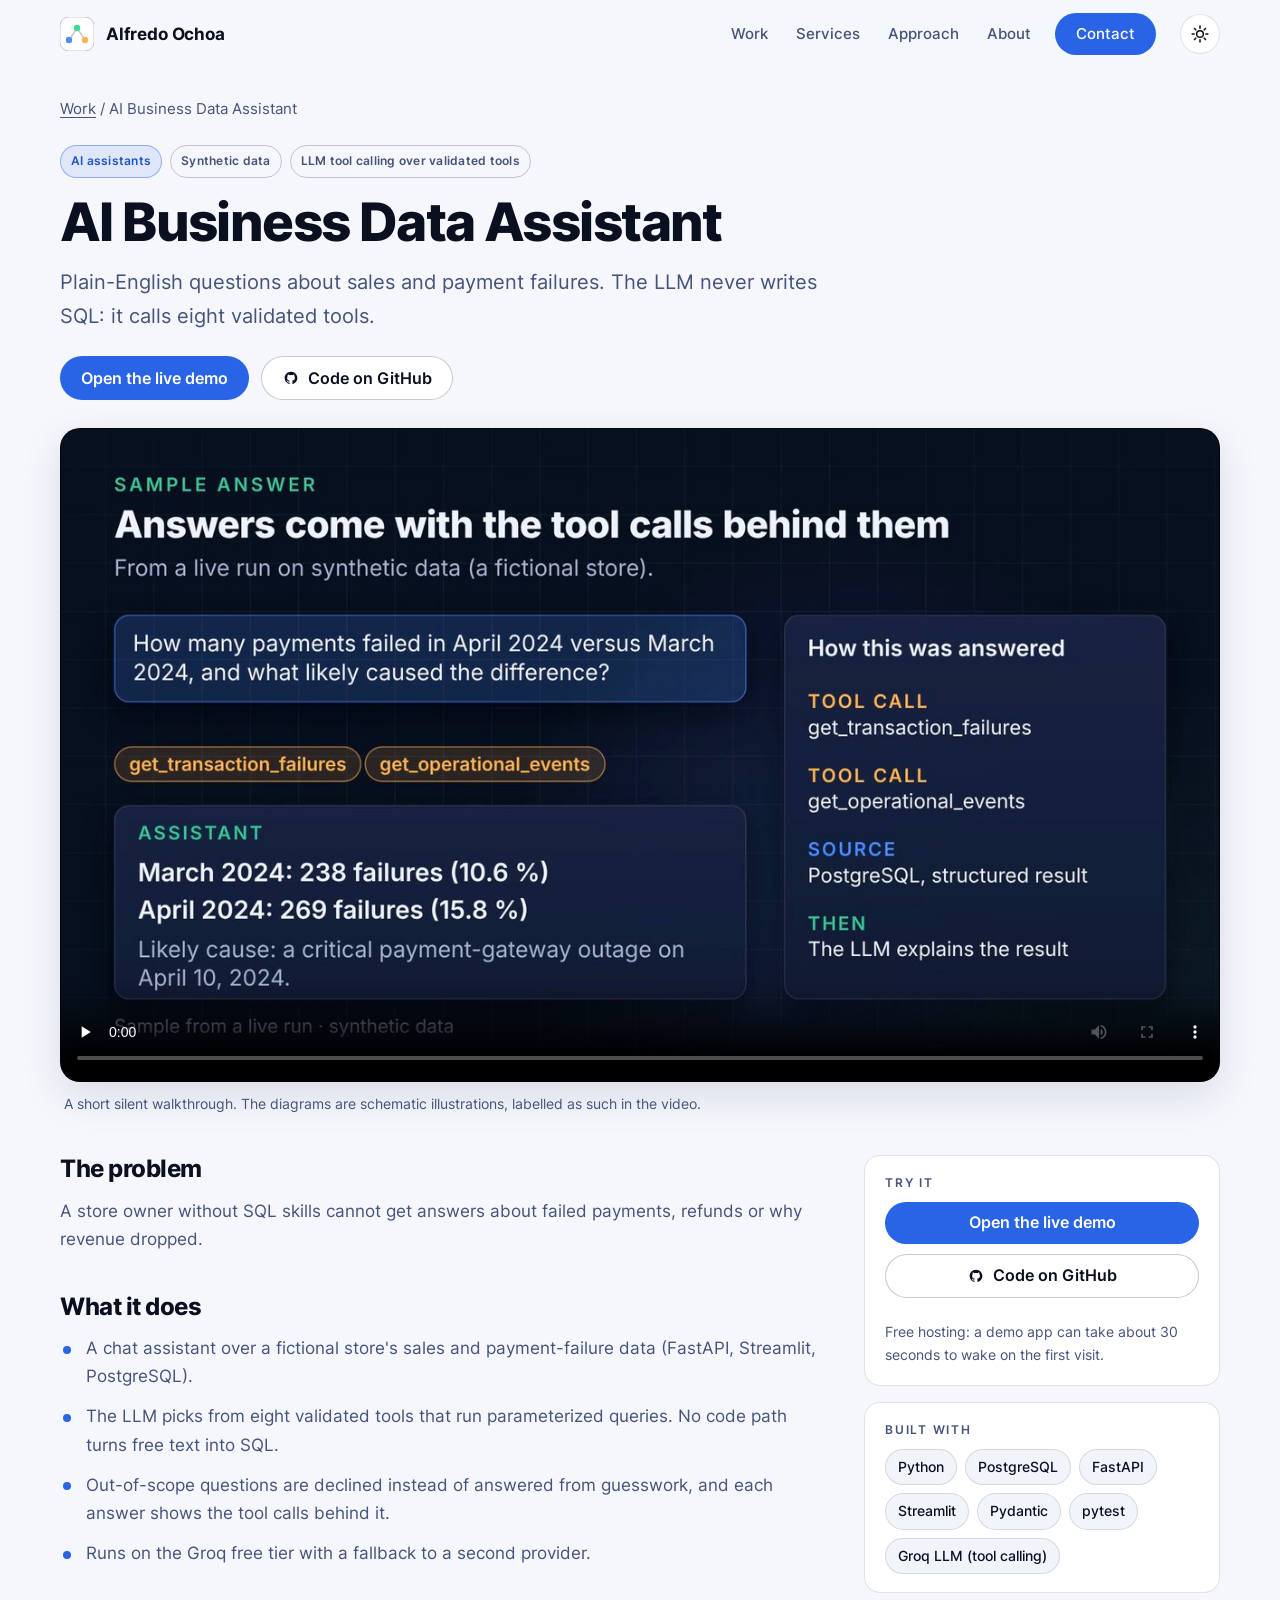
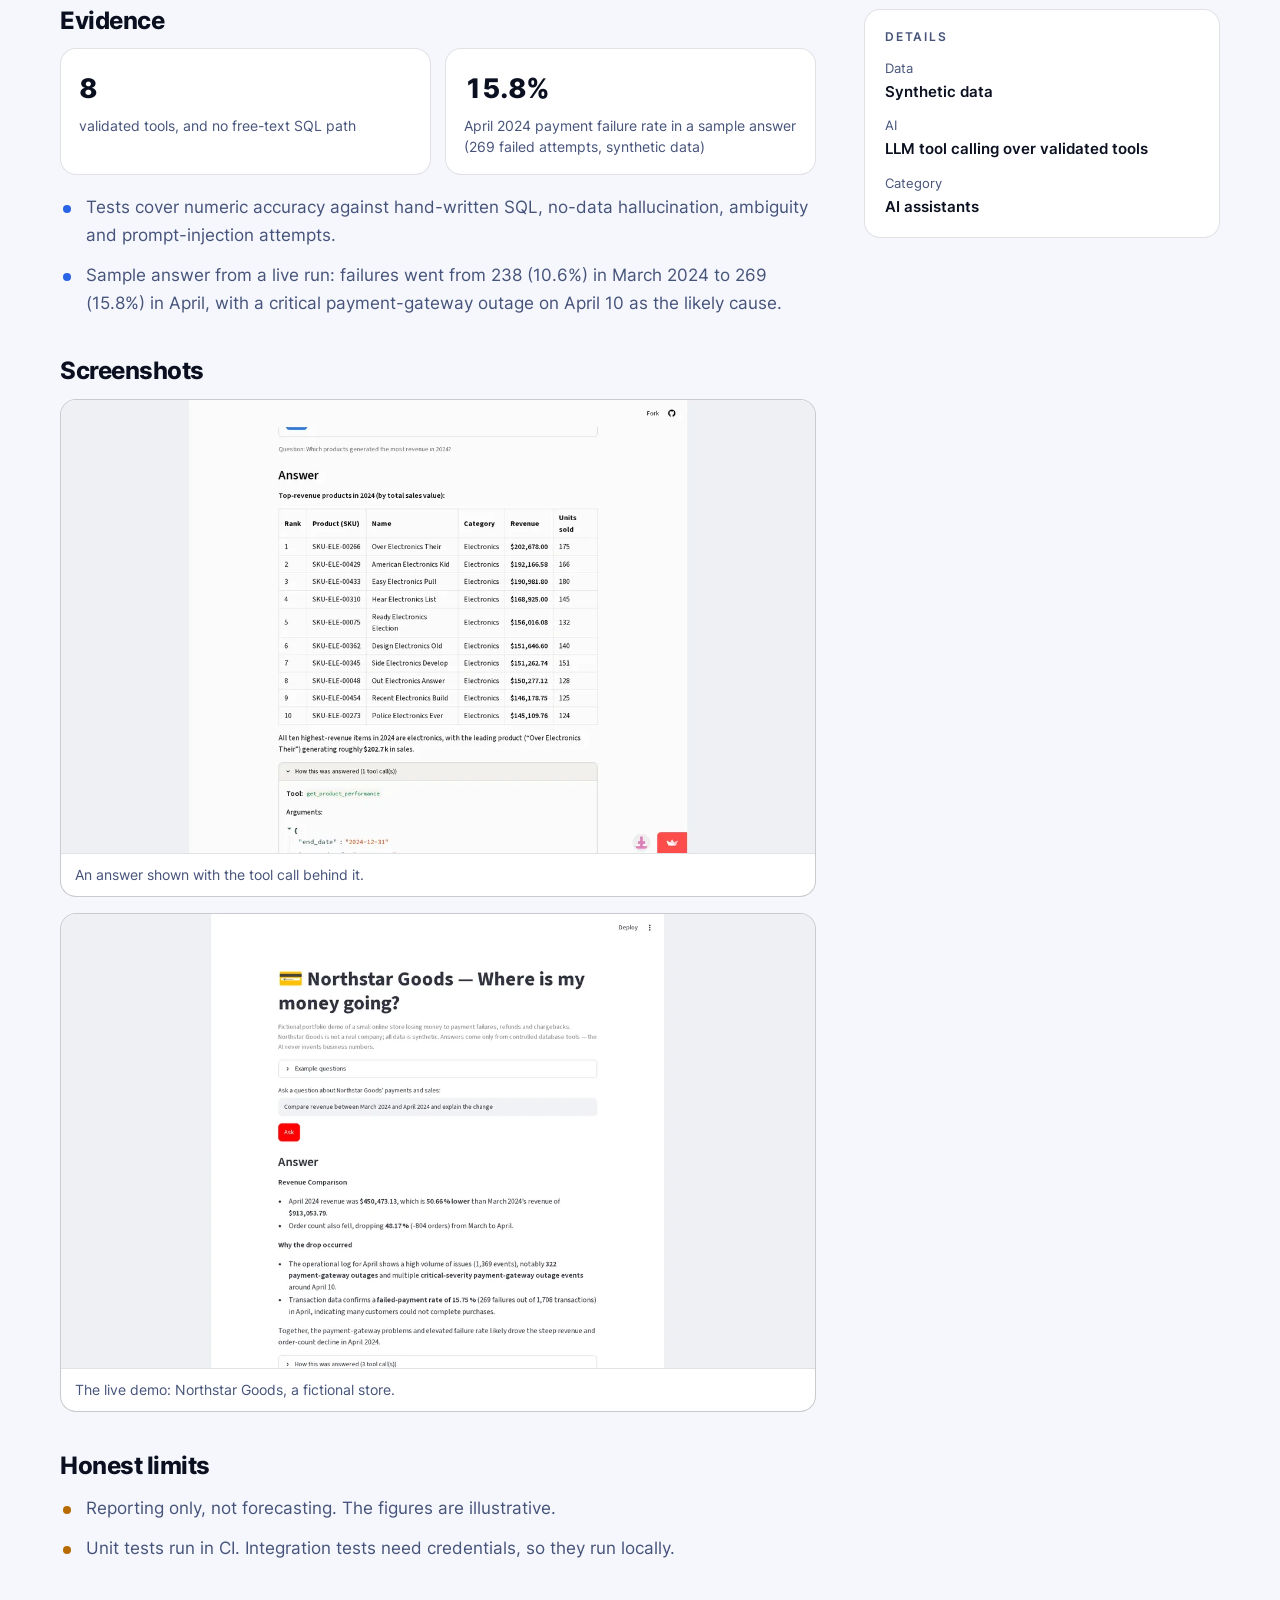
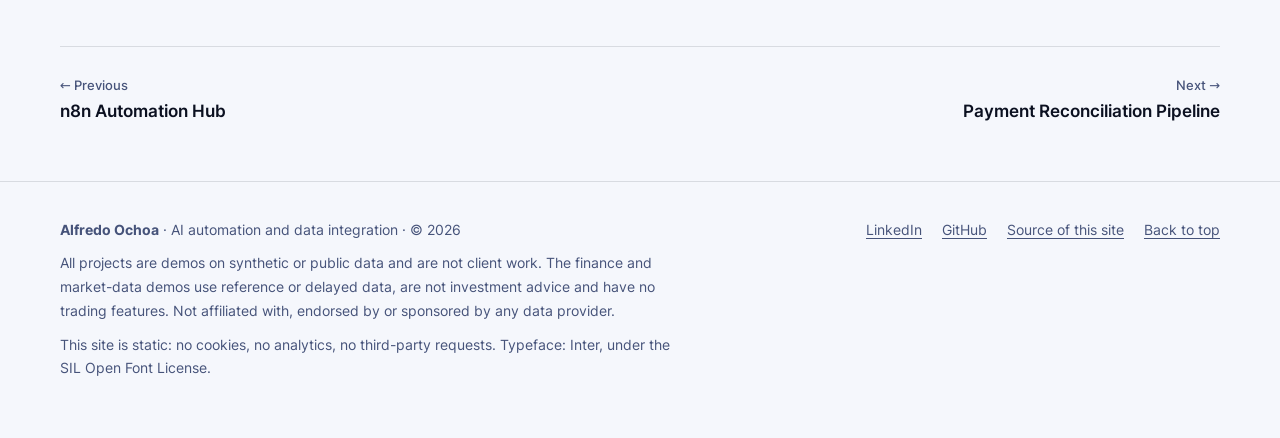
<file: projects/ai-business-data-assistant/index.html>
<!doctype html>
<html lang="en">
<head>
<meta charset="utf-8">
<meta name="viewport" content="width=device-width, initial-scale=1">
<title>AI Business Data Assistant | Alfredo Ochoa</title>
<meta name="description" content="Plain-English questions about sales and payment failures. The LLM never writes SQL: it calls eight validated tools. Demo project by Alfredo Ochoa.">
<link rel="canonical" href="https://alfiochoa.github.io/projects/ai-business-data-assistant/">
<meta name="color-scheme" content="dark light">
<meta name="theme-color" content="#0b1020" media="(prefers-color-scheme: dark)">
<meta name="theme-color" content="#f5f7fc" media="(prefers-color-scheme: light)">
<meta property="og:type" content="article">
<meta property="og:site_name" content="Alfredo Ochoa">
<meta property="og:title" content="AI Business Data Assistant | Alfredo Ochoa">
<meta property="og:description" content="Plain-English questions about sales and payment failures. The LLM never writes SQL: it calls eight validated tools. Demo project by Alfredo Ochoa.">
<meta property="og:url" content="https://alfiochoa.github.io/projects/ai-business-data-assistant/">
<meta property="og:image" content="https://alfiochoa.github.io/media/poster/ai-business-data-assistant.jpg">
<meta name="twitter:card" content="summary_large_image">
<link rel="icon" href="/assets/favicon.svg" type="image/svg+xml">
<link rel="preload" href="/assets/fonts/inter-latin-wght-normal.woff2" as="font" type="font/woff2" crossorigin>
<link rel="stylesheet" href="/assets/site.css">
<script>(function(){try{var t=localStorage.getItem('theme');if(t==='light'||t==='dark')document.documentElement.setAttribute('data-theme',t)}catch(e){}document.documentElement.className+=' js'})()</script>
<script type="application/ld+json">{"@context":"https://schema.org","@type":"SoftwareSourceCode","name":"AI Business Data Assistant","description":"Plain-English questions about sales and payment failures. The LLM never writes SQL: it calls eight validated tools.","codeRepository":"https://github.com/alfiochoa/ai-business-data-assistant","author":{"@type":"Person","name":"Alfredo Ochoa","url":"https://alfiochoa.github.io/"}}</script>
</head>

<body id="top">
<a class="skip" href="#main">Skip to content</a>
<header class="site-header">
<div class="wrap bar">
<a class="brand" href="/" aria-label="Alfredo Ochoa, home"><svg viewBox="0 0 34 34" aria-hidden="true"><rect width="34" height="34" rx="9" style="fill:var(--card);stroke:var(--line-2)"/><path d="M9 23 L17 11 L25 23" fill="none" style="stroke:var(--line-2)" stroke-width="1.6"/><circle cx="9" cy="23" r="3.2" fill="#4f8cff"/><circle cx="17" cy="11" r="3.2" fill="#3ddc97"/><circle cx="25" cy="23" r="3.2" fill="#ffb454"/></svg><span>Alfredo Ochoa</span></a>
<nav class="nav" aria-label="Main"><a href="/#work">Work</a><a href="/#services">Services</a><a href="/#approach">Approach</a><a href="/#about">About</a><a class="btn btn-primary nav-cta" href="/#contact">Contact</a></nav>
<div class="bar-right">
<button class="icon-btn" id="theme-toggle" type="button" aria-label="Switch colour theme"><svg class="icon-moon" viewBox="0 0 24 24" aria-hidden="true" focusable="false"><path d="M20 14.5 A8.5 8.5 0 1 1 9.5 4 A7 7 0 0 0 20 14.5 Z"/></svg><svg class="icon-sun" viewBox="0 0 24 24" aria-hidden="true" focusable="false"><path d="M12 8 A4 4 0 1 0 12 16 A4 4 0 1 0 12 8 M12 2.5 V5 M12 19 V21.5 M2.5 12 H5 M19 12 H21.5 M5.3 5.3 L7 7 M17 17 L18.7 18.7 M5.3 18.7 L7 17 M17 7 L18.7 5.3"/></svg></button>
<details class="menu"><summary class="icon-btn" aria-label="Open menu"><svg class="" viewBox="0 0 24 24" aria-hidden="true" focusable="false"><path d="M4 7 H20 M4 12 H20 M4 17 H20"/></svg></summary><div class="menu-list"><a href="/#work">Work</a><a href="/#services">Services</a><a href="/#approach">Approach</a><a href="/#about">About</a><a href="/#contact">Contact</a></div></details>
</div>
</div>
</header>

<main id="main">
<div class="wrap crumbs"><a href="/#work">Work</a> / AI Business Data Assistant</div>
<section class="proj-hero" style="padding-bottom:32px"><div class="wrap">
<div class="badges"><span class="badge cat">AI assistants</span><span class="badge">Synthetic data</span><span class="badge">LLM tool calling over validated tools</span></div>
<h1>AI Business Data Assistant</h1><p class="lede">Plain-English questions about sales and payment failures. The LLM never writes SQL: it calls eight validated tools.</p>
<div class="cta-row"><a class="btn btn-primary" href="https://alfredo-business-assistant.streamlit.app/">Open the live demo</a><a class="btn btn-ghost" href="https://github.com/alfiochoa/ai-business-data-assistant"><svg class="" viewBox="0 0 24 24" aria-hidden="true" focusable="false"><path d="M12 3.5 C7.3 3.5 3.5 7.3 3.5 12 C3.5 15.8 6 18.9 9.4 20 C9.8 20.1 10 19.8 10 19.5 V18 C7.7 18.5 7.2 16.9 7.2 16.9 C6.8 15.9 6.3 15.7 6.3 15.7 C5.5 15.2 6.4 15.2 6.4 15.2 C7.2 15.3 7.7 16 7.7 16 C8.4 17.3 9.6 16.9 10 16.7 C10.1 16.2 10.3 15.8 10.5 15.6 C8.7 15.4 6.8 14.7 6.8 11.6 C6.8 10.7 7.1 10 7.7 9.4 C7.6 9.2 7.3 8.4 7.7 7.3 C7.7 7.3 8.4 7.1 10 8.2 C10.7 8 11.3 7.9 12 7.9 C12.7 7.9 13.3 8 14 8.2 C15.6 7.1 16.3 7.3 16.3 7.3 C16.7 8.4 16.4 9.2 16.3 9.4 C16.9 10 17.2 10.7 17.2 11.6 C17.2 14.7 15.3 15.4 13.5 15.6 C13.8 15.9 14 16.3 14 17 V19.5 C14 19.8 14.2 20.1 14.6 20 C18 18.9 20.5 15.8 20.5 12 C20.5 7.3 16.7 3.5 12 3.5 Z"/></svg>Code on GitHub</a></div>
<div class="proj-video"><video controls preload="none" playsinline poster="/media/poster/ai-business-data-assistant.jpg" aria-label="Walkthrough of AI Business Data Assistant"><source src="/media/video/ai-business-data-assistant.mp4" type="video/mp4"></video></div>
<p class="vnote">A short silent walkthrough. The diagrams are schematic illustrations, labelled as such in the video.</p>
</div></section>
<div class="wrap proj-layout">
<div class="proj-main">
<h2>The problem</h2><p>A store owner without SQL skills cannot get answers about failed payments, refunds or why revenue dropped.</p>
<h2>What it does</h2><ul><li>A chat assistant over a fictional store&#x27;s sales and payment-failure data (FastAPI, Streamlit, PostgreSQL).</li><li>The LLM picks from eight validated tools that run parameterized queries. No code path turns free text into SQL.</li><li>Out-of-scope questions are declined instead of answered from guesswork, and each answer shows the tool calls behind it.</li><li>Runs on the Groq free tier with a fallback to a second provider.</li></ul>
<h2>Evidence</h2><div class="tiles"><div class='tile'><b>8</b><span>validated tools, and no free-text SQL path</span></div><div class='tile'><b>15.8%</b><span>April 2024 payment failure rate in a sample answer (269 failed attempts, synthetic data)</span></div></div><ul><li>Tests cover numeric accuracy against hand-written SQL, no-data hallucination, ambiguity and prompt-injection attempts.</li><li>Sample answer from a live run: failures went from 238 (10.6%) in March 2024 to 269 (15.8%) in April, with a critical payment-gateway outage on April 10 as the likely cause.</li></ul>
<h2>Screenshots</h2><div class="shots"><figure><a href="/media/img/ai-business-data-assistant-1.webp"><img src="/media/img/ai-business-data-assistant-1.webp" width="1280" height="769" loading="lazy" alt="AI Business Data Assistant: An answer shown with the tool call behind it."></a><figcaption>An answer shown with the tool call behind it.</figcaption></figure><figure><a href="/media/img/ai-business-data-assistant-2.webp"><img src="/media/img/ai-business-data-assistant-2.webp" width="1280" height="769" loading="lazy" alt="AI Business Data Assistant: The live demo: Northstar Goods, a fictional store."></a><figcaption>The live demo: Northstar Goods, a fictional store.</figcaption></figure></div>
<h2>Honest limits</h2><ul class="limits"><li>Reporting only, not forecasting. The figures are illustrative.</li><li>Unit tests run in CI. Integration tests need credentials, so they run locally.</li></ul>
</div>
<aside class="aside">
<div class="panel"><h2>Try it</h2><a class="btn btn-primary" href="https://alfredo-business-assistant.streamlit.app/">Open the live demo</a><a class="btn btn-ghost" href="https://github.com/alfiochoa/ai-business-data-assistant"><svg class="" viewBox="0 0 24 24" aria-hidden="true" focusable="false"><path d="M12 3.5 C7.3 3.5 3.5 7.3 3.5 12 C3.5 15.8 6 18.9 9.4 20 C9.8 20.1 10 19.8 10 19.5 V18 C7.7 18.5 7.2 16.9 7.2 16.9 C6.8 15.9 6.3 15.7 6.3 15.7 C5.5 15.2 6.4 15.2 6.4 15.2 C7.2 15.3 7.7 16 7.7 16 C8.4 17.3 9.6 16.9 10 16.7 C10.1 16.2 10.3 15.8 10.5 15.6 C8.7 15.4 6.8 14.7 6.8 11.6 C6.8 10.7 7.1 10 7.7 9.4 C7.6 9.2 7.3 8.4 7.7 7.3 C7.7 7.3 8.4 7.1 10 8.2 C10.7 8 11.3 7.9 12 7.9 C12.7 7.9 13.3 8 14 8.2 C15.6 7.1 16.3 7.3 16.3 7.3 C16.7 8.4 16.4 9.2 16.3 9.4 C16.9 10 17.2 10.7 17.2 11.6 C17.2 14.7 15.3 15.4 13.5 15.6 C13.8 15.9 14 16.3 14 17 V19.5 C14 19.8 14.2 20.1 14.6 20 C18 18.9 20.5 15.8 20.5 12 C20.5 7.3 16.7 3.5 12 3.5 Z"/></svg>Code on GitHub</a>
<p class="vnote" style="margin:12px 0 0">Free hosting: a demo app can take about 30 seconds to wake on the first visit.</p></div>
<div class="panel"><h2>Built with</h2><div class="tags"><span class="tag">Python</span><span class="tag">PostgreSQL</span><span class="tag">FastAPI</span><span class="tag">Streamlit</span><span class="tag">Pydantic</span><span class="tag">pytest</span><span class="tag">Groq LLM (tool calling)</span></div></div>
<div class="panel"><h2>Details</h2><dl><div><dt>Data</dt><dd>Synthetic data</dd></div><div><dt>AI</dt><dd>LLM tool calling over validated tools</dd></div><div><dt>Category</dt><dd>AI assistants</dd></div></dl></div>
</aside></div>
<div class="wrap"><nav class="pn" aria-label="Other projects"><a href="/projects/n8n-automation-hub/"><small>&larr; Previous</small>n8n Automation Hub</a><a href="/projects/payment-reconciliation-pipeline/"><small>Next &rarr;</small>Payment Reconciliation Pipeline</a></nav></div>
</main>
<footer>
<div class="wrap cols">
<div>
<p><strong>Alfredo Ochoa</strong> &middot; AI automation and data integration &middot; &copy; 2026</p>
<p>All projects are demos on synthetic or public data and are not client work. The finance and market-data demos use reference or delayed data, are not investment advice and have no trading features. Not affiliated with, endorsed by or sponsored by any data provider.</p>
<p>This site is static: no cookies, no analytics, no third-party requests. Typeface: Inter, under the SIL Open Font License.</p>
</div>
<div class="links"><a href="https://www.linkedin.com/in/alfredochoa/">LinkedIn</a><a href="https://github.com/alfiochoa">GitHub</a><a href="https://github.com/alfiochoa/alfiochoa.github.io">Source of this site</a><a href="#top">Back to top</a></div>
</div>
</footer>
<script src="/assets/site.js" defer></script>
</body>
</html>
</file>
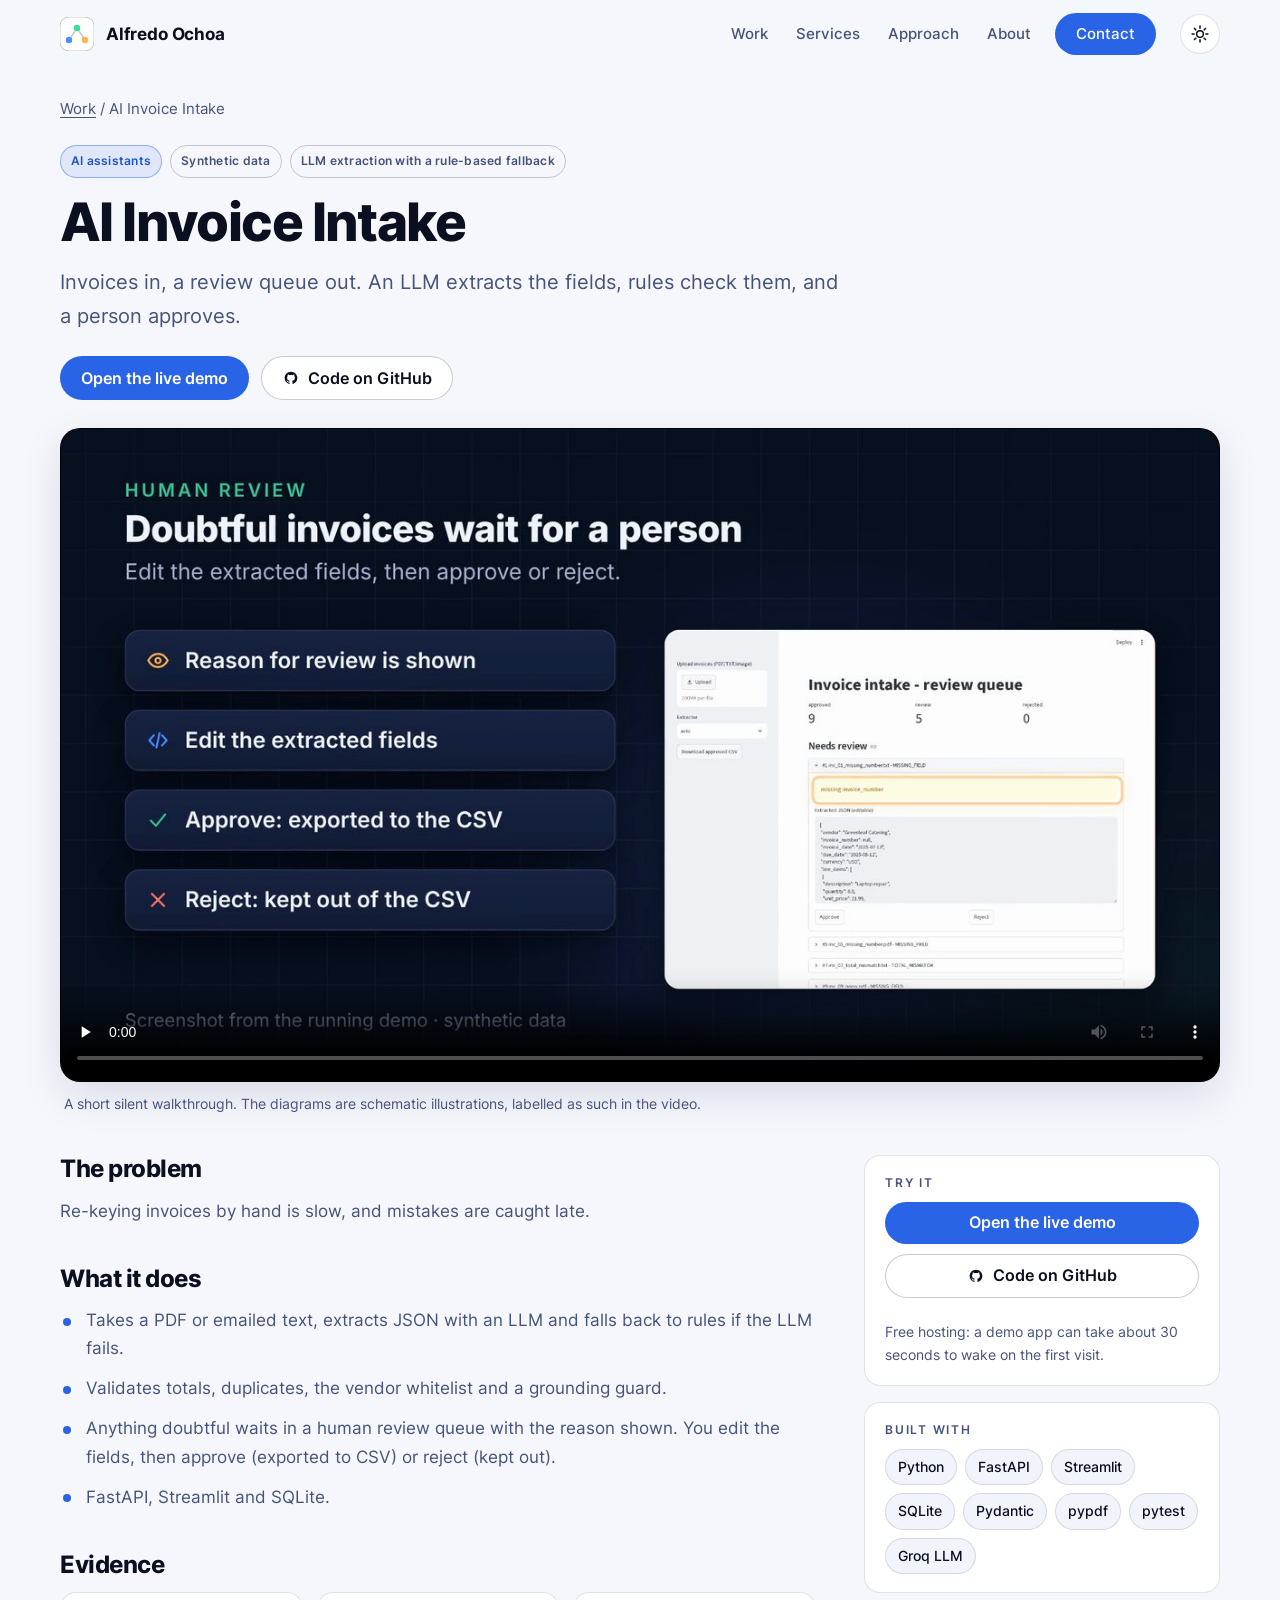
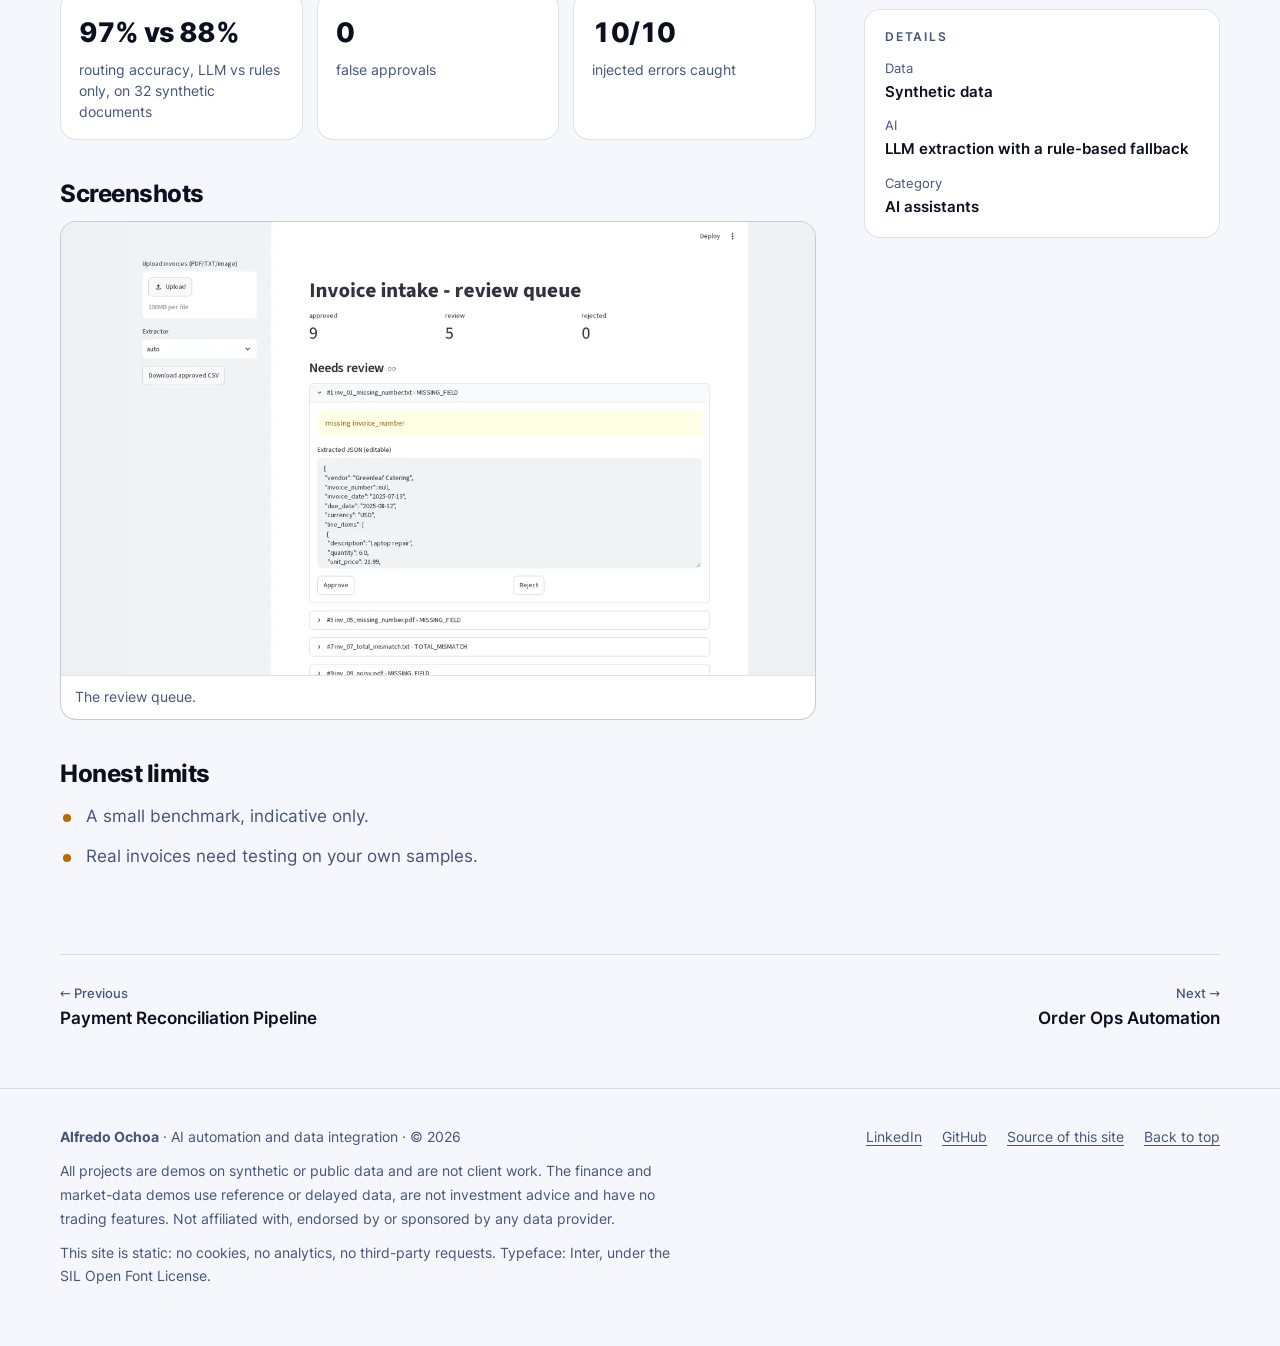
<file: projects/ai-invoice-intake/index.html>
<!doctype html>
<html lang="en">
<head>
<meta charset="utf-8">
<meta name="viewport" content="width=device-width, initial-scale=1">
<title>AI Invoice Intake | Alfredo Ochoa</title>
<meta name="description" content="Invoices in, a review queue out. An LLM extracts the fields, rules check them, and a person approves. Demo project by Alfredo Ochoa.">
<link rel="canonical" href="https://alfiochoa.github.io/projects/ai-invoice-intake/">
<meta name="color-scheme" content="dark light">
<meta name="theme-color" content="#0b1020" media="(prefers-color-scheme: dark)">
<meta name="theme-color" content="#f5f7fc" media="(prefers-color-scheme: light)">
<meta property="og:type" content="article">
<meta property="og:site_name" content="Alfredo Ochoa">
<meta property="og:title" content="AI Invoice Intake | Alfredo Ochoa">
<meta property="og:description" content="Invoices in, a review queue out. An LLM extracts the fields, rules check them, and a person approves. Demo project by Alfredo Ochoa.">
<meta property="og:url" content="https://alfiochoa.github.io/projects/ai-invoice-intake/">
<meta property="og:image" content="https://alfiochoa.github.io/media/poster/ai-invoice-intake.jpg">
<meta name="twitter:card" content="summary_large_image">
<link rel="icon" href="/assets/favicon.svg" type="image/svg+xml">
<link rel="preload" href="/assets/fonts/inter-latin-wght-normal.woff2" as="font" type="font/woff2" crossorigin>
<link rel="stylesheet" href="/assets/site.css">
<script>(function(){try{var t=localStorage.getItem('theme');if(t==='light'||t==='dark')document.documentElement.setAttribute('data-theme',t)}catch(e){}document.documentElement.className+=' js'})()</script>
<script type="application/ld+json">{"@context":"https://schema.org","@type":"SoftwareSourceCode","name":"AI Invoice Intake","description":"Invoices in, a review queue out. An LLM extracts the fields, rules check them, and a person approves.","codeRepository":"https://github.com/alfiochoa/ai-invoice-intake","author":{"@type":"Person","name":"Alfredo Ochoa","url":"https://alfiochoa.github.io/"}}</script>
</head>

<body id="top">
<a class="skip" href="#main">Skip to content</a>
<header class="site-header">
<div class="wrap bar">
<a class="brand" href="/" aria-label="Alfredo Ochoa, home"><svg viewBox="0 0 34 34" aria-hidden="true"><rect width="34" height="34" rx="9" style="fill:var(--card);stroke:var(--line-2)"/><path d="M9 23 L17 11 L25 23" fill="none" style="stroke:var(--line-2)" stroke-width="1.6"/><circle cx="9" cy="23" r="3.2" fill="#4f8cff"/><circle cx="17" cy="11" r="3.2" fill="#3ddc97"/><circle cx="25" cy="23" r="3.2" fill="#ffb454"/></svg><span>Alfredo Ochoa</span></a>
<nav class="nav" aria-label="Main"><a href="/#work">Work</a><a href="/#services">Services</a><a href="/#approach">Approach</a><a href="/#about">About</a><a class="btn btn-primary nav-cta" href="/#contact">Contact</a></nav>
<div class="bar-right">
<button class="icon-btn" id="theme-toggle" type="button" aria-label="Switch colour theme"><svg class="icon-moon" viewBox="0 0 24 24" aria-hidden="true" focusable="false"><path d="M20 14.5 A8.5 8.5 0 1 1 9.5 4 A7 7 0 0 0 20 14.5 Z"/></svg><svg class="icon-sun" viewBox="0 0 24 24" aria-hidden="true" focusable="false"><path d="M12 8 A4 4 0 1 0 12 16 A4 4 0 1 0 12 8 M12 2.5 V5 M12 19 V21.5 M2.5 12 H5 M19 12 H21.5 M5.3 5.3 L7 7 M17 17 L18.7 18.7 M5.3 18.7 L7 17 M17 7 L18.7 5.3"/></svg></button>
<details class="menu"><summary class="icon-btn" aria-label="Open menu"><svg class="" viewBox="0 0 24 24" aria-hidden="true" focusable="false"><path d="M4 7 H20 M4 12 H20 M4 17 H20"/></svg></summary><div class="menu-list"><a href="/#work">Work</a><a href="/#services">Services</a><a href="/#approach">Approach</a><a href="/#about">About</a><a href="/#contact">Contact</a></div></details>
</div>
</div>
</header>

<main id="main">
<div class="wrap crumbs"><a href="/#work">Work</a> / AI Invoice Intake</div>
<section class="proj-hero" style="padding-bottom:32px"><div class="wrap">
<div class="badges"><span class="badge cat">AI assistants</span><span class="badge">Synthetic data</span><span class="badge">LLM extraction with a rule-based fallback</span></div>
<h1>AI Invoice Intake</h1><p class="lede">Invoices in, a review queue out. An LLM extracts the fields, rules check them, and a person approves.</p>
<div class="cta-row"><a class="btn btn-primary" href="https://alfredo-invoice.streamlit.app/">Open the live demo</a><a class="btn btn-ghost" href="https://github.com/alfiochoa/ai-invoice-intake"><svg class="" viewBox="0 0 24 24" aria-hidden="true" focusable="false"><path d="M12 3.5 C7.3 3.5 3.5 7.3 3.5 12 C3.5 15.8 6 18.9 9.4 20 C9.8 20.1 10 19.8 10 19.5 V18 C7.7 18.5 7.2 16.9 7.2 16.9 C6.8 15.9 6.3 15.7 6.3 15.7 C5.5 15.2 6.4 15.2 6.4 15.2 C7.2 15.3 7.7 16 7.7 16 C8.4 17.3 9.6 16.9 10 16.7 C10.1 16.2 10.3 15.8 10.5 15.6 C8.7 15.4 6.8 14.7 6.8 11.6 C6.8 10.7 7.1 10 7.7 9.4 C7.6 9.2 7.3 8.4 7.7 7.3 C7.7 7.3 8.4 7.1 10 8.2 C10.7 8 11.3 7.9 12 7.9 C12.7 7.9 13.3 8 14 8.2 C15.6 7.1 16.3 7.3 16.3 7.3 C16.7 8.4 16.4 9.2 16.3 9.4 C16.9 10 17.2 10.7 17.2 11.6 C17.2 14.7 15.3 15.4 13.5 15.6 C13.8 15.9 14 16.3 14 17 V19.5 C14 19.8 14.2 20.1 14.6 20 C18 18.9 20.5 15.8 20.5 12 C20.5 7.3 16.7 3.5 12 3.5 Z"/></svg>Code on GitHub</a></div>
<div class="proj-video"><video controls preload="none" playsinline poster="/media/poster/ai-invoice-intake.jpg" aria-label="Walkthrough of AI Invoice Intake"><source src="/media/video/ai-invoice-intake.mp4" type="video/mp4"></video></div>
<p class="vnote">A short silent walkthrough. The diagrams are schematic illustrations, labelled as such in the video.</p>
</div></section>
<div class="wrap proj-layout">
<div class="proj-main">
<h2>The problem</h2><p>Re-keying invoices by hand is slow, and mistakes are caught late.</p>
<h2>What it does</h2><ul><li>Takes a PDF or emailed text, extracts JSON with an LLM and falls back to rules if the LLM fails.</li><li>Validates totals, duplicates, the vendor whitelist and a grounding guard.</li><li>Anything doubtful waits in a human review queue with the reason shown. You edit the fields, then approve (exported to CSV) or reject (kept out).</li><li>FastAPI, Streamlit and SQLite.</li></ul>
<h2>Evidence</h2><div class="tiles"><div class='tile'><b>97% vs 88%</b><span>routing accuracy, LLM vs rules only, on 32 synthetic documents</span></div><div class='tile'><b>0</b><span>false approvals</span></div><div class='tile'><b>10/10</b><span>injected errors caught</span></div></div>
<h2>Screenshots</h2><div class="shots"><figure><a href="/media/img/ai-invoice-intake-1.webp"><img src="/media/img/ai-invoice-intake-1.webp" width="1280" height="769" loading="lazy" alt="AI Invoice Intake: The review queue."></a><figcaption>The review queue.</figcaption></figure></div>
<h2>Honest limits</h2><ul class="limits"><li>A small benchmark, indicative only.</li><li>Real invoices need testing on your own samples.</li></ul>
</div>
<aside class="aside">
<div class="panel"><h2>Try it</h2><a class="btn btn-primary" href="https://alfredo-invoice.streamlit.app/">Open the live demo</a><a class="btn btn-ghost" href="https://github.com/alfiochoa/ai-invoice-intake"><svg class="" viewBox="0 0 24 24" aria-hidden="true" focusable="false"><path d="M12 3.5 C7.3 3.5 3.5 7.3 3.5 12 C3.5 15.8 6 18.9 9.4 20 C9.8 20.1 10 19.8 10 19.5 V18 C7.7 18.5 7.2 16.9 7.2 16.9 C6.8 15.9 6.3 15.7 6.3 15.7 C5.5 15.2 6.4 15.2 6.4 15.2 C7.2 15.3 7.7 16 7.7 16 C8.4 17.3 9.6 16.9 10 16.7 C10.1 16.2 10.3 15.8 10.5 15.6 C8.7 15.4 6.8 14.7 6.8 11.6 C6.8 10.7 7.1 10 7.7 9.4 C7.6 9.2 7.3 8.4 7.7 7.3 C7.7 7.3 8.4 7.1 10 8.2 C10.7 8 11.3 7.9 12 7.9 C12.7 7.9 13.3 8 14 8.2 C15.6 7.1 16.3 7.3 16.3 7.3 C16.7 8.4 16.4 9.2 16.3 9.4 C16.9 10 17.2 10.7 17.2 11.6 C17.2 14.7 15.3 15.4 13.5 15.6 C13.8 15.9 14 16.3 14 17 V19.5 C14 19.8 14.2 20.1 14.6 20 C18 18.9 20.5 15.8 20.5 12 C20.5 7.3 16.7 3.5 12 3.5 Z"/></svg>Code on GitHub</a>
<p class="vnote" style="margin:12px 0 0">Free hosting: a demo app can take about 30 seconds to wake on the first visit.</p></div>
<div class="panel"><h2>Built with</h2><div class="tags"><span class="tag">Python</span><span class="tag">FastAPI</span><span class="tag">Streamlit</span><span class="tag">SQLite</span><span class="tag">Pydantic</span><span class="tag">pypdf</span><span class="tag">pytest</span><span class="tag">Groq LLM</span></div></div>
<div class="panel"><h2>Details</h2><dl><div><dt>Data</dt><dd>Synthetic data</dd></div><div><dt>AI</dt><dd>LLM extraction with a rule-based fallback</dd></div><div><dt>Category</dt><dd>AI assistants</dd></div></dl></div>
</aside></div>
<div class="wrap"><nav class="pn" aria-label="Other projects"><a href="/projects/payment-reconciliation-pipeline/"><small>&larr; Previous</small>Payment Reconciliation Pipeline</a><a href="/projects/order-ops-automation/"><small>Next &rarr;</small>Order Ops Automation</a></nav></div>
</main>
<footer>
<div class="wrap cols">
<div>
<p><strong>Alfredo Ochoa</strong> &middot; AI automation and data integration &middot; &copy; 2026</p>
<p>All projects are demos on synthetic or public data and are not client work. The finance and market-data demos use reference or delayed data, are not investment advice and have no trading features. Not affiliated with, endorsed by or sponsored by any data provider.</p>
<p>This site is static: no cookies, no analytics, no third-party requests. Typeface: Inter, under the SIL Open Font License.</p>
</div>
<div class="links"><a href="https://www.linkedin.com/in/alfredochoa/">LinkedIn</a><a href="https://github.com/alfiochoa">GitHub</a><a href="https://github.com/alfiochoa/alfiochoa.github.io">Source of this site</a><a href="#top">Back to top</a></div>
</div>
</footer>
<script src="/assets/site.js" defer></script>
</body>
</html>
</file>
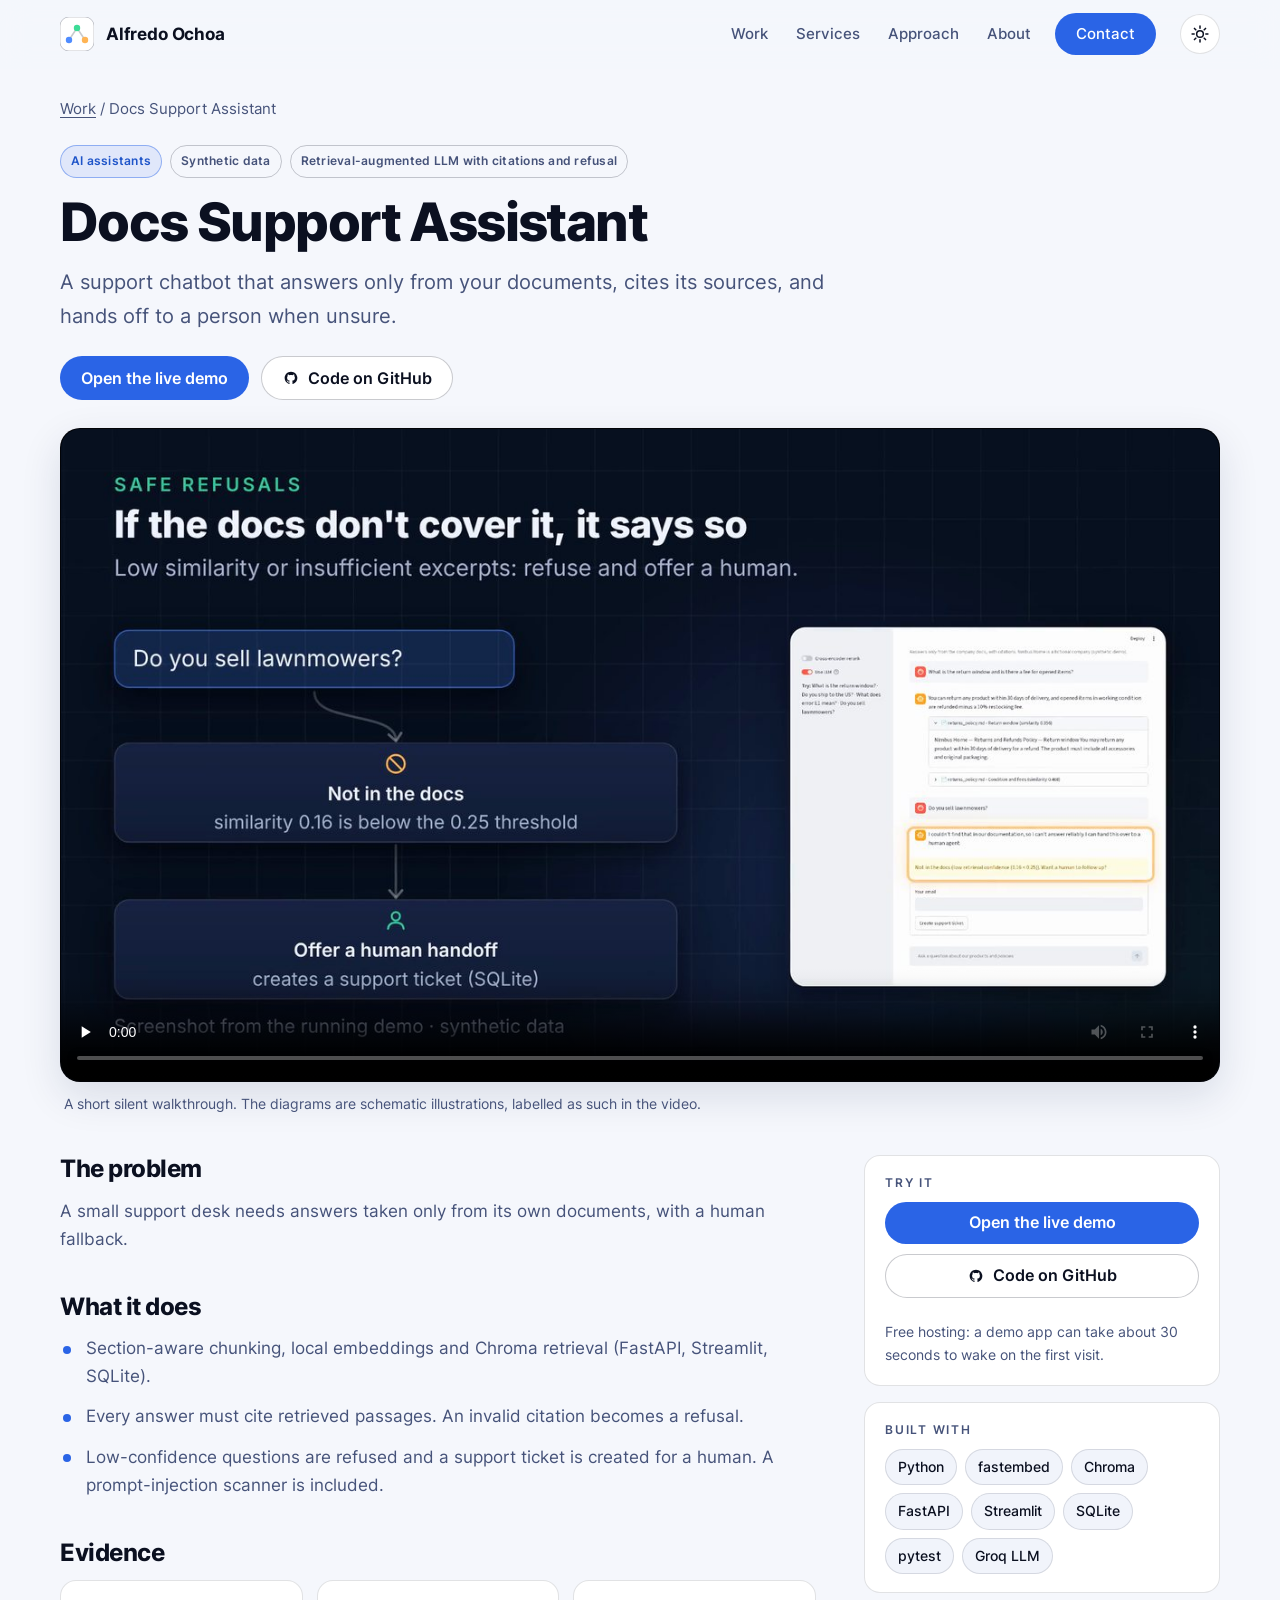
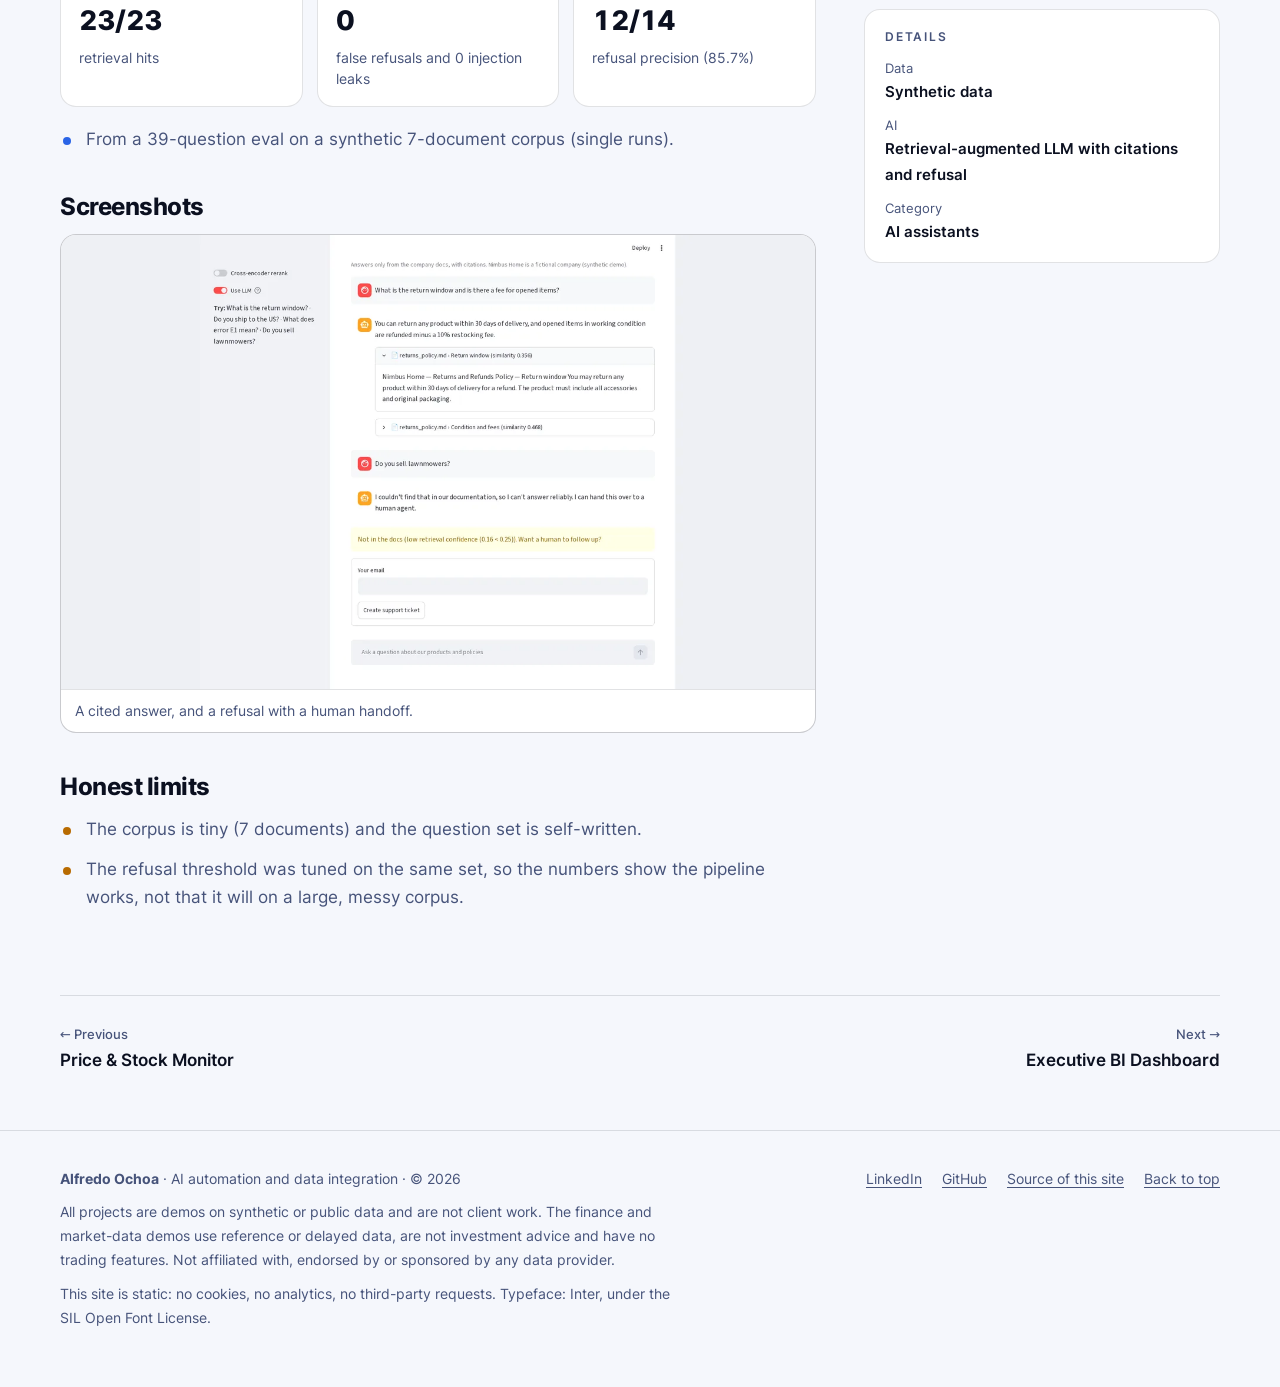
<file: projects/docs-support-assistant/index.html>
<!doctype html>
<html lang="en">
<head>
<meta charset="utf-8">
<meta name="viewport" content="width=device-width, initial-scale=1">
<title>Docs Support Assistant | Alfredo Ochoa</title>
<meta name="description" content="A support chatbot that answers only from your documents, cites its sources, and hands off to a person when unsure. Demo project by Alfredo Ochoa.">
<link rel="canonical" href="https://alfiochoa.github.io/projects/docs-support-assistant/">
<meta name="color-scheme" content="dark light">
<meta name="theme-color" content="#0b1020" media="(prefers-color-scheme: dark)">
<meta name="theme-color" content="#f5f7fc" media="(prefers-color-scheme: light)">
<meta property="og:type" content="article">
<meta property="og:site_name" content="Alfredo Ochoa">
<meta property="og:title" content="Docs Support Assistant | Alfredo Ochoa">
<meta property="og:description" content="A support chatbot that answers only from your documents, cites its sources, and hands off to a person when unsure. Demo project by Alfredo Ochoa.">
<meta property="og:url" content="https://alfiochoa.github.io/projects/docs-support-assistant/">
<meta property="og:image" content="https://alfiochoa.github.io/media/poster/docs-support-assistant.jpg">
<meta name="twitter:card" content="summary_large_image">
<link rel="icon" href="/assets/favicon.svg" type="image/svg+xml">
<link rel="preload" href="/assets/fonts/inter-latin-wght-normal.woff2" as="font" type="font/woff2" crossorigin>
<link rel="stylesheet" href="/assets/site.css">
<script>(function(){try{var t=localStorage.getItem('theme');if(t==='light'||t==='dark')document.documentElement.setAttribute('data-theme',t)}catch(e){}document.documentElement.className+=' js'})()</script>
<script type="application/ld+json">{"@context":"https://schema.org","@type":"SoftwareSourceCode","name":"Docs Support Assistant","description":"A support chatbot that answers only from your documents, cites its sources, and hands off to a person when unsure.","codeRepository":"https://github.com/alfiochoa/docs-support-assistant","author":{"@type":"Person","name":"Alfredo Ochoa","url":"https://alfiochoa.github.io/"}}</script>
</head>

<body id="top">
<a class="skip" href="#main">Skip to content</a>
<header class="site-header">
<div class="wrap bar">
<a class="brand" href="/" aria-label="Alfredo Ochoa, home"><svg viewBox="0 0 34 34" aria-hidden="true"><rect width="34" height="34" rx="9" style="fill:var(--card);stroke:var(--line-2)"/><path d="M9 23 L17 11 L25 23" fill="none" style="stroke:var(--line-2)" stroke-width="1.6"/><circle cx="9" cy="23" r="3.2" fill="#4f8cff"/><circle cx="17" cy="11" r="3.2" fill="#3ddc97"/><circle cx="25" cy="23" r="3.2" fill="#ffb454"/></svg><span>Alfredo Ochoa</span></a>
<nav class="nav" aria-label="Main"><a href="/#work">Work</a><a href="/#services">Services</a><a href="/#approach">Approach</a><a href="/#about">About</a><a class="btn btn-primary nav-cta" href="/#contact">Contact</a></nav>
<div class="bar-right">
<button class="icon-btn" id="theme-toggle" type="button" aria-label="Switch colour theme"><svg class="icon-moon" viewBox="0 0 24 24" aria-hidden="true" focusable="false"><path d="M20 14.5 A8.5 8.5 0 1 1 9.5 4 A7 7 0 0 0 20 14.5 Z"/></svg><svg class="icon-sun" viewBox="0 0 24 24" aria-hidden="true" focusable="false"><path d="M12 8 A4 4 0 1 0 12 16 A4 4 0 1 0 12 8 M12 2.5 V5 M12 19 V21.5 M2.5 12 H5 M19 12 H21.5 M5.3 5.3 L7 7 M17 17 L18.7 18.7 M5.3 18.7 L7 17 M17 7 L18.7 5.3"/></svg></button>
<details class="menu"><summary class="icon-btn" aria-label="Open menu"><svg class="" viewBox="0 0 24 24" aria-hidden="true" focusable="false"><path d="M4 7 H20 M4 12 H20 M4 17 H20"/></svg></summary><div class="menu-list"><a href="/#work">Work</a><a href="/#services">Services</a><a href="/#approach">Approach</a><a href="/#about">About</a><a href="/#contact">Contact</a></div></details>
</div>
</div>
</header>

<main id="main">
<div class="wrap crumbs"><a href="/#work">Work</a> / Docs Support Assistant</div>
<section class="proj-hero" style="padding-bottom:32px"><div class="wrap">
<div class="badges"><span class="badge cat">AI assistants</span><span class="badge">Synthetic data</span><span class="badge">Retrieval-augmented LLM with citations and refusal</span></div>
<h1>Docs Support Assistant</h1><p class="lede">A support chatbot that answers only from your documents, cites its sources, and hands off to a person when unsure.</p>
<div class="cta-row"><a class="btn btn-primary" href="https://alfredo-docs-assistant.streamlit.app/">Open the live demo</a><a class="btn btn-ghost" href="https://github.com/alfiochoa/docs-support-assistant"><svg class="" viewBox="0 0 24 24" aria-hidden="true" focusable="false"><path d="M12 3.5 C7.3 3.5 3.5 7.3 3.5 12 C3.5 15.8 6 18.9 9.4 20 C9.8 20.1 10 19.8 10 19.5 V18 C7.7 18.5 7.2 16.9 7.2 16.9 C6.8 15.9 6.3 15.7 6.3 15.7 C5.5 15.2 6.4 15.2 6.4 15.2 C7.2 15.3 7.7 16 7.7 16 C8.4 17.3 9.6 16.9 10 16.7 C10.1 16.2 10.3 15.8 10.5 15.6 C8.7 15.4 6.8 14.7 6.8 11.6 C6.8 10.7 7.1 10 7.7 9.4 C7.6 9.2 7.3 8.4 7.7 7.3 C7.7 7.3 8.4 7.1 10 8.2 C10.7 8 11.3 7.9 12 7.9 C12.7 7.9 13.3 8 14 8.2 C15.6 7.1 16.3 7.3 16.3 7.3 C16.7 8.4 16.4 9.2 16.3 9.4 C16.9 10 17.2 10.7 17.2 11.6 C17.2 14.7 15.3 15.4 13.5 15.6 C13.8 15.9 14 16.3 14 17 V19.5 C14 19.8 14.2 20.1 14.6 20 C18 18.9 20.5 15.8 20.5 12 C20.5 7.3 16.7 3.5 12 3.5 Z"/></svg>Code on GitHub</a></div>
<div class="proj-video"><video controls preload="none" playsinline poster="/media/poster/docs-support-assistant.jpg" aria-label="Walkthrough of Docs Support Assistant"><source src="/media/video/docs-support-assistant.mp4" type="video/mp4"></video></div>
<p class="vnote">A short silent walkthrough. The diagrams are schematic illustrations, labelled as such in the video.</p>
</div></section>
<div class="wrap proj-layout">
<div class="proj-main">
<h2>The problem</h2><p>A small support desk needs answers taken only from its own documents, with a human fallback.</p>
<h2>What it does</h2><ul><li>Section-aware chunking, local embeddings and Chroma retrieval (FastAPI, Streamlit, SQLite).</li><li>Every answer must cite retrieved passages. An invalid citation becomes a refusal.</li><li>Low-confidence questions are refused and a support ticket is created for a human. A prompt-injection scanner is included.</li></ul>
<h2>Evidence</h2><div class="tiles"><div class='tile'><b>23/23</b><span>retrieval hits</span></div><div class='tile'><b>0</b><span>false refusals and 0 injection leaks</span></div><div class='tile'><b>12/14</b><span>refusal precision (85.7%)</span></div></div><ul><li>From a 39-question eval on a synthetic 7-document corpus (single runs).</li></ul>
<h2>Screenshots</h2><div class="shots"><figure><a href="/media/img/docs-support-assistant-1.webp"><img src="/media/img/docs-support-assistant-1.webp" width="1280" height="769" loading="lazy" alt="Docs Support Assistant: A cited answer, and a refusal with a human handoff."></a><figcaption>A cited answer, and a refusal with a human handoff.</figcaption></figure></div>
<h2>Honest limits</h2><ul class="limits"><li>The corpus is tiny (7 documents) and the question set is self-written.</li><li>The refusal threshold was tuned on the same set, so the numbers show the pipeline works, not that it will on a large, messy corpus.</li></ul>
</div>
<aside class="aside">
<div class="panel"><h2>Try it</h2><a class="btn btn-primary" href="https://alfredo-docs-assistant.streamlit.app/">Open the live demo</a><a class="btn btn-ghost" href="https://github.com/alfiochoa/docs-support-assistant"><svg class="" viewBox="0 0 24 24" aria-hidden="true" focusable="false"><path d="M12 3.5 C7.3 3.5 3.5 7.3 3.5 12 C3.5 15.8 6 18.9 9.4 20 C9.8 20.1 10 19.8 10 19.5 V18 C7.7 18.5 7.2 16.9 7.2 16.9 C6.8 15.9 6.3 15.7 6.3 15.7 C5.5 15.2 6.4 15.2 6.4 15.2 C7.2 15.3 7.7 16 7.7 16 C8.4 17.3 9.6 16.9 10 16.7 C10.1 16.2 10.3 15.8 10.5 15.6 C8.7 15.4 6.8 14.7 6.8 11.6 C6.8 10.7 7.1 10 7.7 9.4 C7.6 9.2 7.3 8.4 7.7 7.3 C7.7 7.3 8.4 7.1 10 8.2 C10.7 8 11.3 7.9 12 7.9 C12.7 7.9 13.3 8 14 8.2 C15.6 7.1 16.3 7.3 16.3 7.3 C16.7 8.4 16.4 9.2 16.3 9.4 C16.9 10 17.2 10.7 17.2 11.6 C17.2 14.7 15.3 15.4 13.5 15.6 C13.8 15.9 14 16.3 14 17 V19.5 C14 19.8 14.2 20.1 14.6 20 C18 18.9 20.5 15.8 20.5 12 C20.5 7.3 16.7 3.5 12 3.5 Z"/></svg>Code on GitHub</a>
<p class="vnote" style="margin:12px 0 0">Free hosting: a demo app can take about 30 seconds to wake on the first visit.</p></div>
<div class="panel"><h2>Built with</h2><div class="tags"><span class="tag">Python</span><span class="tag">fastembed</span><span class="tag">Chroma</span><span class="tag">FastAPI</span><span class="tag">Streamlit</span><span class="tag">SQLite</span><span class="tag">pytest</span><span class="tag">Groq LLM</span></div></div>
<div class="panel"><h2>Details</h2><dl><div><dt>Data</dt><dd>Synthetic data</dd></div><div><dt>AI</dt><dd>Retrieval-augmented LLM with citations and refusal</dd></div><div><dt>Category</dt><dd>AI assistants</dd></div></dl></div>
</aside></div>
<div class="wrap"><nav class="pn" aria-label="Other projects"><a href="/projects/price-stock-monitor/"><small>&larr; Previous</small>Price &amp; Stock Monitor</a><a href="/projects/executive-bi-dashboard/"><small>Next &rarr;</small>Executive BI Dashboard</a></nav></div>
</main>
<footer>
<div class="wrap cols">
<div>
<p><strong>Alfredo Ochoa</strong> &middot; AI automation and data integration &middot; &copy; 2026</p>
<p>All projects are demos on synthetic or public data and are not client work. The finance and market-data demos use reference or delayed data, are not investment advice and have no trading features. Not affiliated with, endorsed by or sponsored by any data provider.</p>
<p>This site is static: no cookies, no analytics, no third-party requests. Typeface: Inter, under the SIL Open Font License.</p>
</div>
<div class="links"><a href="https://www.linkedin.com/in/alfredochoa/">LinkedIn</a><a href="https://github.com/alfiochoa">GitHub</a><a href="https://github.com/alfiochoa/alfiochoa.github.io">Source of this site</a><a href="#top">Back to top</a></div>
</div>
</footer>
<script src="/assets/site.js" defer></script>
</body>
</html>
</file>
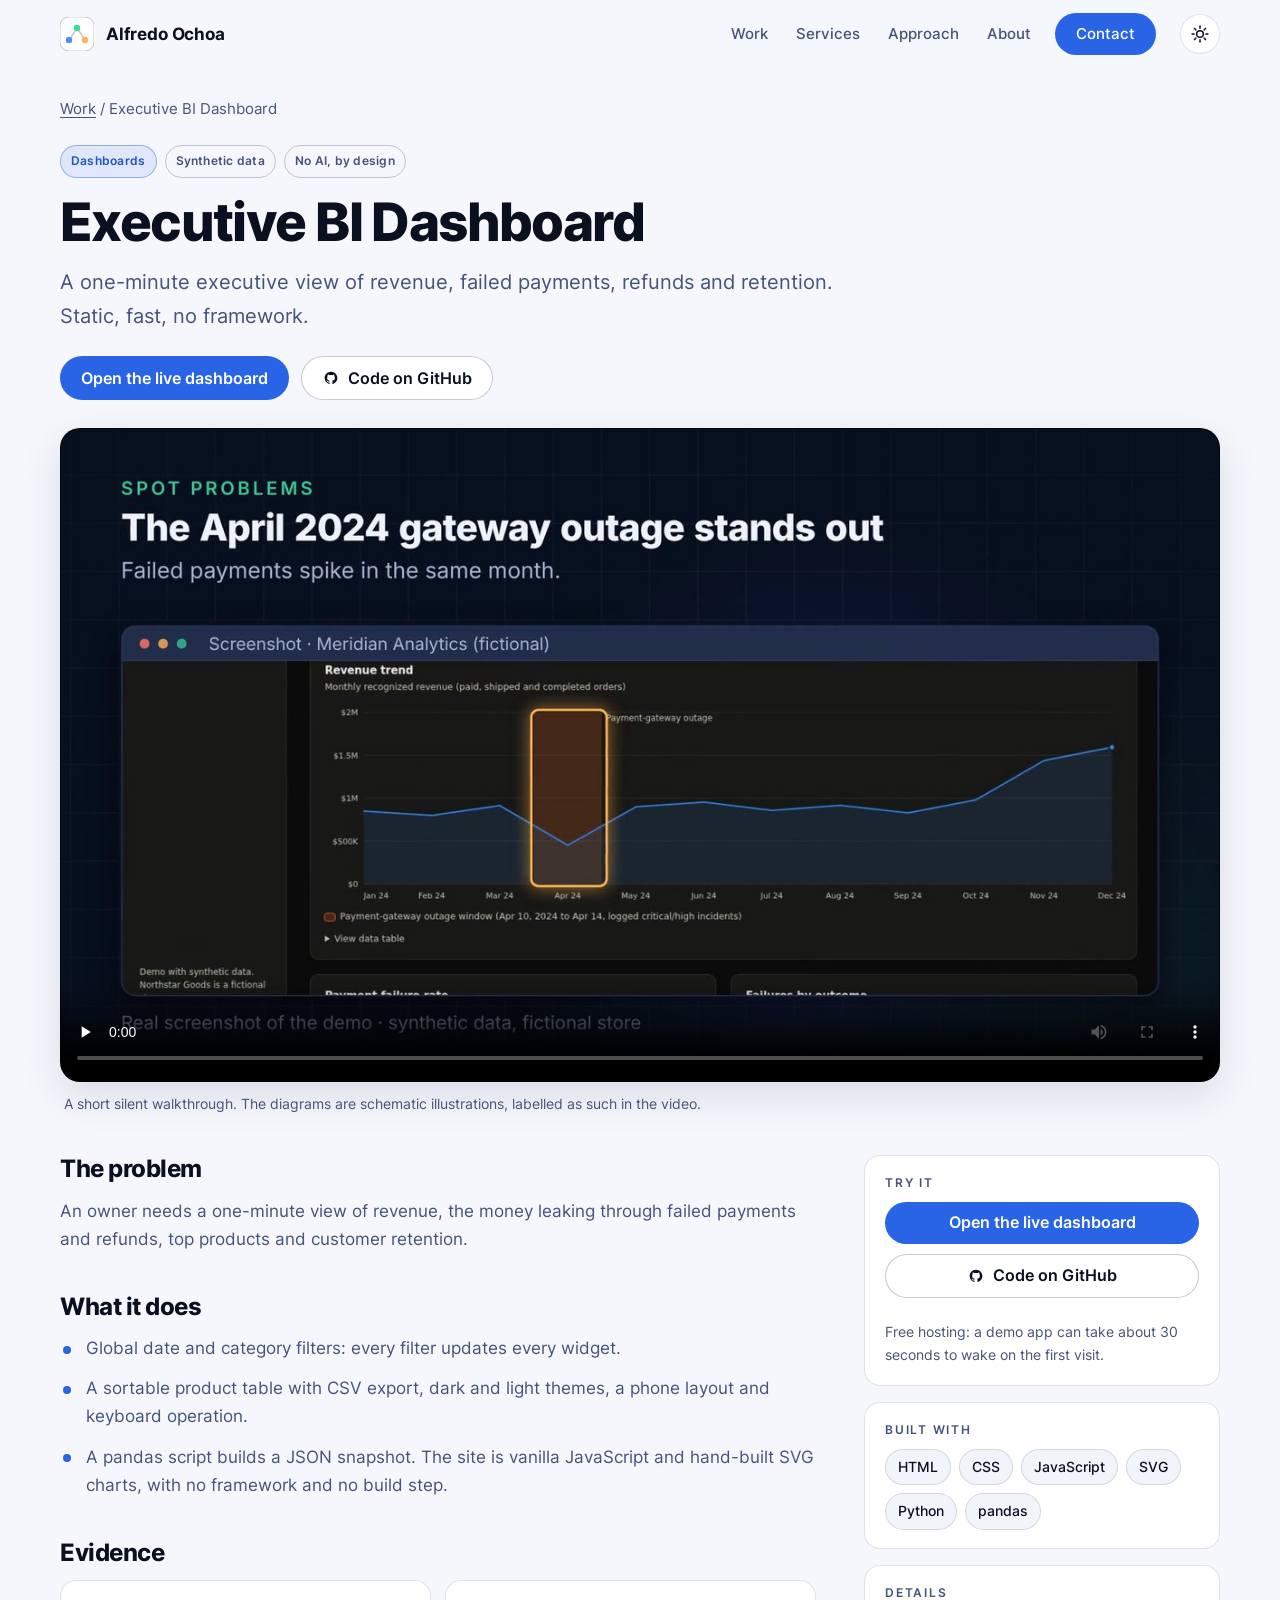
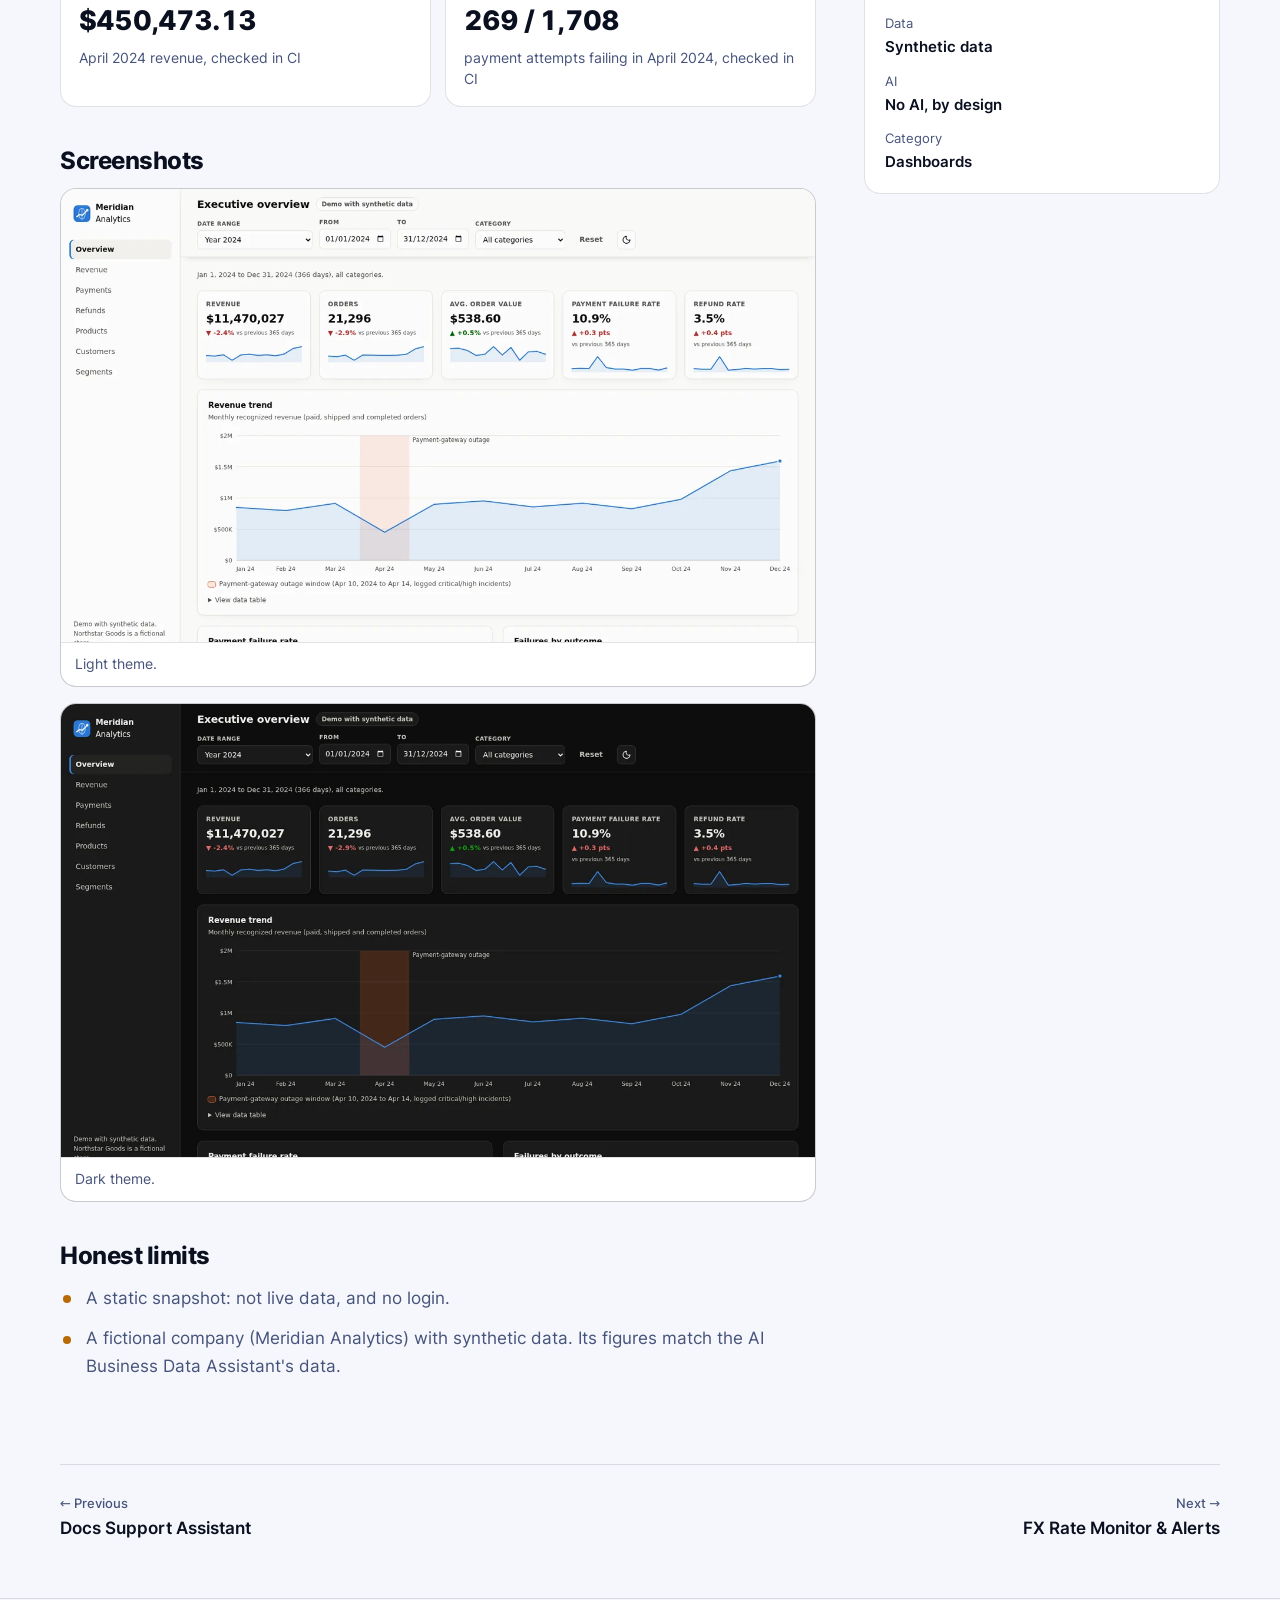
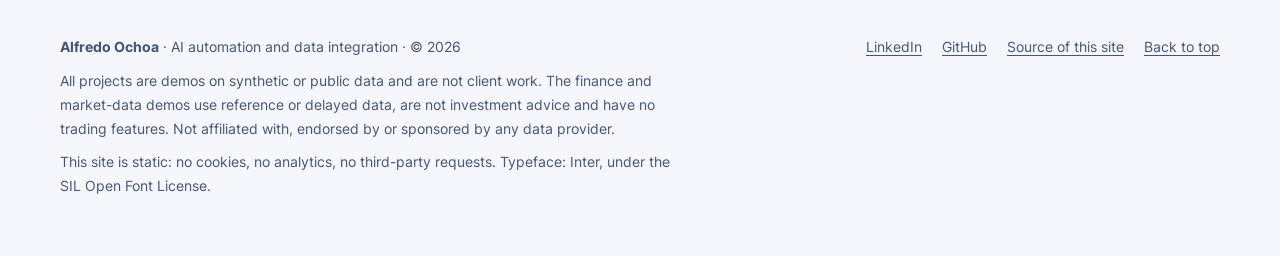
<file: projects/executive-bi-dashboard/index.html>
<!doctype html>
<html lang="en">
<head>
<meta charset="utf-8">
<meta name="viewport" content="width=device-width, initial-scale=1">
<title>Executive BI Dashboard | Alfredo Ochoa</title>
<meta name="description" content="A one-minute executive view of revenue, failed payments, refunds and retention. Static, fast, no framework. Demo project by Alfredo Ochoa.">
<link rel="canonical" href="https://alfiochoa.github.io/projects/executive-bi-dashboard/">
<meta name="color-scheme" content="dark light">
<meta name="theme-color" content="#0b1020" media="(prefers-color-scheme: dark)">
<meta name="theme-color" content="#f5f7fc" media="(prefers-color-scheme: light)">
<meta property="og:type" content="article">
<meta property="og:site_name" content="Alfredo Ochoa">
<meta property="og:title" content="Executive BI Dashboard | Alfredo Ochoa">
<meta property="og:description" content="A one-minute executive view of revenue, failed payments, refunds and retention. Static, fast, no framework. Demo project by Alfredo Ochoa.">
<meta property="og:url" content="https://alfiochoa.github.io/projects/executive-bi-dashboard/">
<meta property="og:image" content="https://alfiochoa.github.io/media/poster/executive-bi-dashboard.jpg">
<meta name="twitter:card" content="summary_large_image">
<link rel="icon" href="/assets/favicon.svg" type="image/svg+xml">
<link rel="preload" href="/assets/fonts/inter-latin-wght-normal.woff2" as="font" type="font/woff2" crossorigin>
<link rel="stylesheet" href="/assets/site.css">
<script>(function(){try{var t=localStorage.getItem('theme');if(t==='light'||t==='dark')document.documentElement.setAttribute('data-theme',t)}catch(e){}document.documentElement.className+=' js'})()</script>
<script type="application/ld+json">{"@context":"https://schema.org","@type":"SoftwareSourceCode","name":"Executive BI Dashboard","description":"A one-minute executive view of revenue, failed payments, refunds and retention. Static, fast, no framework.","codeRepository":"https://github.com/alfiochoa/executive-bi-dashboard","author":{"@type":"Person","name":"Alfredo Ochoa","url":"https://alfiochoa.github.io/"}}</script>
</head>

<body id="top">
<a class="skip" href="#main">Skip to content</a>
<header class="site-header">
<div class="wrap bar">
<a class="brand" href="/" aria-label="Alfredo Ochoa, home"><svg viewBox="0 0 34 34" aria-hidden="true"><rect width="34" height="34" rx="9" style="fill:var(--card);stroke:var(--line-2)"/><path d="M9 23 L17 11 L25 23" fill="none" style="stroke:var(--line-2)" stroke-width="1.6"/><circle cx="9" cy="23" r="3.2" fill="#4f8cff"/><circle cx="17" cy="11" r="3.2" fill="#3ddc97"/><circle cx="25" cy="23" r="3.2" fill="#ffb454"/></svg><span>Alfredo Ochoa</span></a>
<nav class="nav" aria-label="Main"><a href="/#work">Work</a><a href="/#services">Services</a><a href="/#approach">Approach</a><a href="/#about">About</a><a class="btn btn-primary nav-cta" href="/#contact">Contact</a></nav>
<div class="bar-right">
<button class="icon-btn" id="theme-toggle" type="button" aria-label="Switch colour theme"><svg class="icon-moon" viewBox="0 0 24 24" aria-hidden="true" focusable="false"><path d="M20 14.5 A8.5 8.5 0 1 1 9.5 4 A7 7 0 0 0 20 14.5 Z"/></svg><svg class="icon-sun" viewBox="0 0 24 24" aria-hidden="true" focusable="false"><path d="M12 8 A4 4 0 1 0 12 16 A4 4 0 1 0 12 8 M12 2.5 V5 M12 19 V21.5 M2.5 12 H5 M19 12 H21.5 M5.3 5.3 L7 7 M17 17 L18.7 18.7 M5.3 18.7 L7 17 M17 7 L18.7 5.3"/></svg></button>
<details class="menu"><summary class="icon-btn" aria-label="Open menu"><svg class="" viewBox="0 0 24 24" aria-hidden="true" focusable="false"><path d="M4 7 H20 M4 12 H20 M4 17 H20"/></svg></summary><div class="menu-list"><a href="/#work">Work</a><a href="/#services">Services</a><a href="/#approach">Approach</a><a href="/#about">About</a><a href="/#contact">Contact</a></div></details>
</div>
</div>
</header>

<main id="main">
<div class="wrap crumbs"><a href="/#work">Work</a> / Executive BI Dashboard</div>
<section class="proj-hero" style="padding-bottom:32px"><div class="wrap">
<div class="badges"><span class="badge cat">Dashboards</span><span class="badge">Synthetic data</span><span class="badge">No AI, by design</span></div>
<h1>Executive BI Dashboard</h1><p class="lede">A one-minute executive view of revenue, failed payments, refunds and retention. Static, fast, no framework.</p>
<div class="cta-row"><a class="btn btn-primary" href="https://alfiochoa.github.io/executive-bi-dashboard/">Open the live dashboard</a><a class="btn btn-ghost" href="https://github.com/alfiochoa/executive-bi-dashboard"><svg class="" viewBox="0 0 24 24" aria-hidden="true" focusable="false"><path d="M12 3.5 C7.3 3.5 3.5 7.3 3.5 12 C3.5 15.8 6 18.9 9.4 20 C9.8 20.1 10 19.8 10 19.5 V18 C7.7 18.5 7.2 16.9 7.2 16.9 C6.8 15.9 6.3 15.7 6.3 15.7 C5.5 15.2 6.4 15.2 6.4 15.2 C7.2 15.3 7.7 16 7.7 16 C8.4 17.3 9.6 16.9 10 16.7 C10.1 16.2 10.3 15.8 10.5 15.6 C8.7 15.4 6.8 14.7 6.8 11.6 C6.8 10.7 7.1 10 7.7 9.4 C7.6 9.2 7.3 8.4 7.7 7.3 C7.7 7.3 8.4 7.1 10 8.2 C10.7 8 11.3 7.9 12 7.9 C12.7 7.9 13.3 8 14 8.2 C15.6 7.1 16.3 7.3 16.3 7.3 C16.7 8.4 16.4 9.2 16.3 9.4 C16.9 10 17.2 10.7 17.2 11.6 C17.2 14.7 15.3 15.4 13.5 15.6 C13.8 15.9 14 16.3 14 17 V19.5 C14 19.8 14.2 20.1 14.6 20 C18 18.9 20.5 15.8 20.5 12 C20.5 7.3 16.7 3.5 12 3.5 Z"/></svg>Code on GitHub</a></div>
<div class="proj-video"><video controls preload="none" playsinline poster="/media/poster/executive-bi-dashboard.jpg" aria-label="Walkthrough of Executive BI Dashboard"><source src="/media/video/executive-bi-dashboard.mp4" type="video/mp4"></video></div>
<p class="vnote">A short silent walkthrough. The diagrams are schematic illustrations, labelled as such in the video.</p>
</div></section>
<div class="wrap proj-layout">
<div class="proj-main">
<h2>The problem</h2><p>An owner needs a one-minute view of revenue, the money leaking through failed payments and refunds, top products and customer retention.</p>
<h2>What it does</h2><ul><li>Global date and category filters: every filter updates every widget.</li><li>A sortable product table with CSV export, dark and light themes, a phone layout and keyboard operation.</li><li>A pandas script builds a JSON snapshot. The site is vanilla JavaScript and hand-built SVG charts, with no framework and no build step.</li></ul>
<h2>Evidence</h2><div class="tiles"><div class='tile'><b>$450,473.13</b><span>April 2024 revenue, checked in CI</span></div><div class='tile'><b>269 / 1,708</b><span>payment attempts failing in April 2024, checked in CI</span></div></div>
<h2>Screenshots</h2><div class="shots"><figure><a href="/media/img/executive-bi-dashboard-1.webp"><img src="/media/img/executive-bi-dashboard-1.webp" width="1280" height="769" loading="lazy" alt="Executive BI Dashboard: Light theme."></a><figcaption>Light theme.</figcaption></figure><figure><a href="/media/img/executive-bi-dashboard-2.webp"><img src="/media/img/executive-bi-dashboard-2.webp" width="1280" height="769" loading="lazy" alt="Executive BI Dashboard: Dark theme."></a><figcaption>Dark theme.</figcaption></figure></div>
<h2>Honest limits</h2><ul class="limits"><li>A static snapshot: not live data, and no login.</li><li>A fictional company (Meridian Analytics) with synthetic data. Its figures match the AI Business Data Assistant&#x27;s data.</li></ul>
</div>
<aside class="aside">
<div class="panel"><h2>Try it</h2><a class="btn btn-primary" href="https://alfiochoa.github.io/executive-bi-dashboard/">Open the live dashboard</a><a class="btn btn-ghost" href="https://github.com/alfiochoa/executive-bi-dashboard"><svg class="" viewBox="0 0 24 24" aria-hidden="true" focusable="false"><path d="M12 3.5 C7.3 3.5 3.5 7.3 3.5 12 C3.5 15.8 6 18.9 9.4 20 C9.8 20.1 10 19.8 10 19.5 V18 C7.7 18.5 7.2 16.9 7.2 16.9 C6.8 15.9 6.3 15.7 6.3 15.7 C5.5 15.2 6.4 15.2 6.4 15.2 C7.2 15.3 7.7 16 7.7 16 C8.4 17.3 9.6 16.9 10 16.7 C10.1 16.2 10.3 15.8 10.5 15.6 C8.7 15.4 6.8 14.7 6.8 11.6 C6.8 10.7 7.1 10 7.7 9.4 C7.6 9.2 7.3 8.4 7.7 7.3 C7.7 7.3 8.4 7.1 10 8.2 C10.7 8 11.3 7.9 12 7.9 C12.7 7.9 13.3 8 14 8.2 C15.6 7.1 16.3 7.3 16.3 7.3 C16.7 8.4 16.4 9.2 16.3 9.4 C16.9 10 17.2 10.7 17.2 11.6 C17.2 14.7 15.3 15.4 13.5 15.6 C13.8 15.9 14 16.3 14 17 V19.5 C14 19.8 14.2 20.1 14.6 20 C18 18.9 20.5 15.8 20.5 12 C20.5 7.3 16.7 3.5 12 3.5 Z"/></svg>Code on GitHub</a>
<p class="vnote" style="margin:12px 0 0">Free hosting: a demo app can take about 30 seconds to wake on the first visit.</p></div>
<div class="panel"><h2>Built with</h2><div class="tags"><span class="tag">HTML</span><span class="tag">CSS</span><span class="tag">JavaScript</span><span class="tag">SVG</span><span class="tag">Python</span><span class="tag">pandas</span></div></div>
<div class="panel"><h2>Details</h2><dl><div><dt>Data</dt><dd>Synthetic data</dd></div><div><dt>AI</dt><dd>No AI, by design</dd></div><div><dt>Category</dt><dd>Dashboards</dd></div></dl></div>
</aside></div>
<div class="wrap"><nav class="pn" aria-label="Other projects"><a href="/projects/docs-support-assistant/"><small>&larr; Previous</small>Docs Support Assistant</a><a href="/projects/fx-rate-monitor/"><small>Next &rarr;</small>FX Rate Monitor &amp; Alerts</a></nav></div>
</main>
<footer>
<div class="wrap cols">
<div>
<p><strong>Alfredo Ochoa</strong> &middot; AI automation and data integration &middot; &copy; 2026</p>
<p>All projects are demos on synthetic or public data and are not client work. The finance and market-data demos use reference or delayed data, are not investment advice and have no trading features. Not affiliated with, endorsed by or sponsored by any data provider.</p>
<p>This site is static: no cookies, no analytics, no third-party requests. Typeface: Inter, under the SIL Open Font License.</p>
</div>
<div class="links"><a href="https://www.linkedin.com/in/alfredochoa/">LinkedIn</a><a href="https://github.com/alfiochoa">GitHub</a><a href="https://github.com/alfiochoa/alfiochoa.github.io">Source of this site</a><a href="#top">Back to top</a></div>
</div>
</footer>
<script src="/assets/site.js" defer></script>
</body>
</html>
</file>
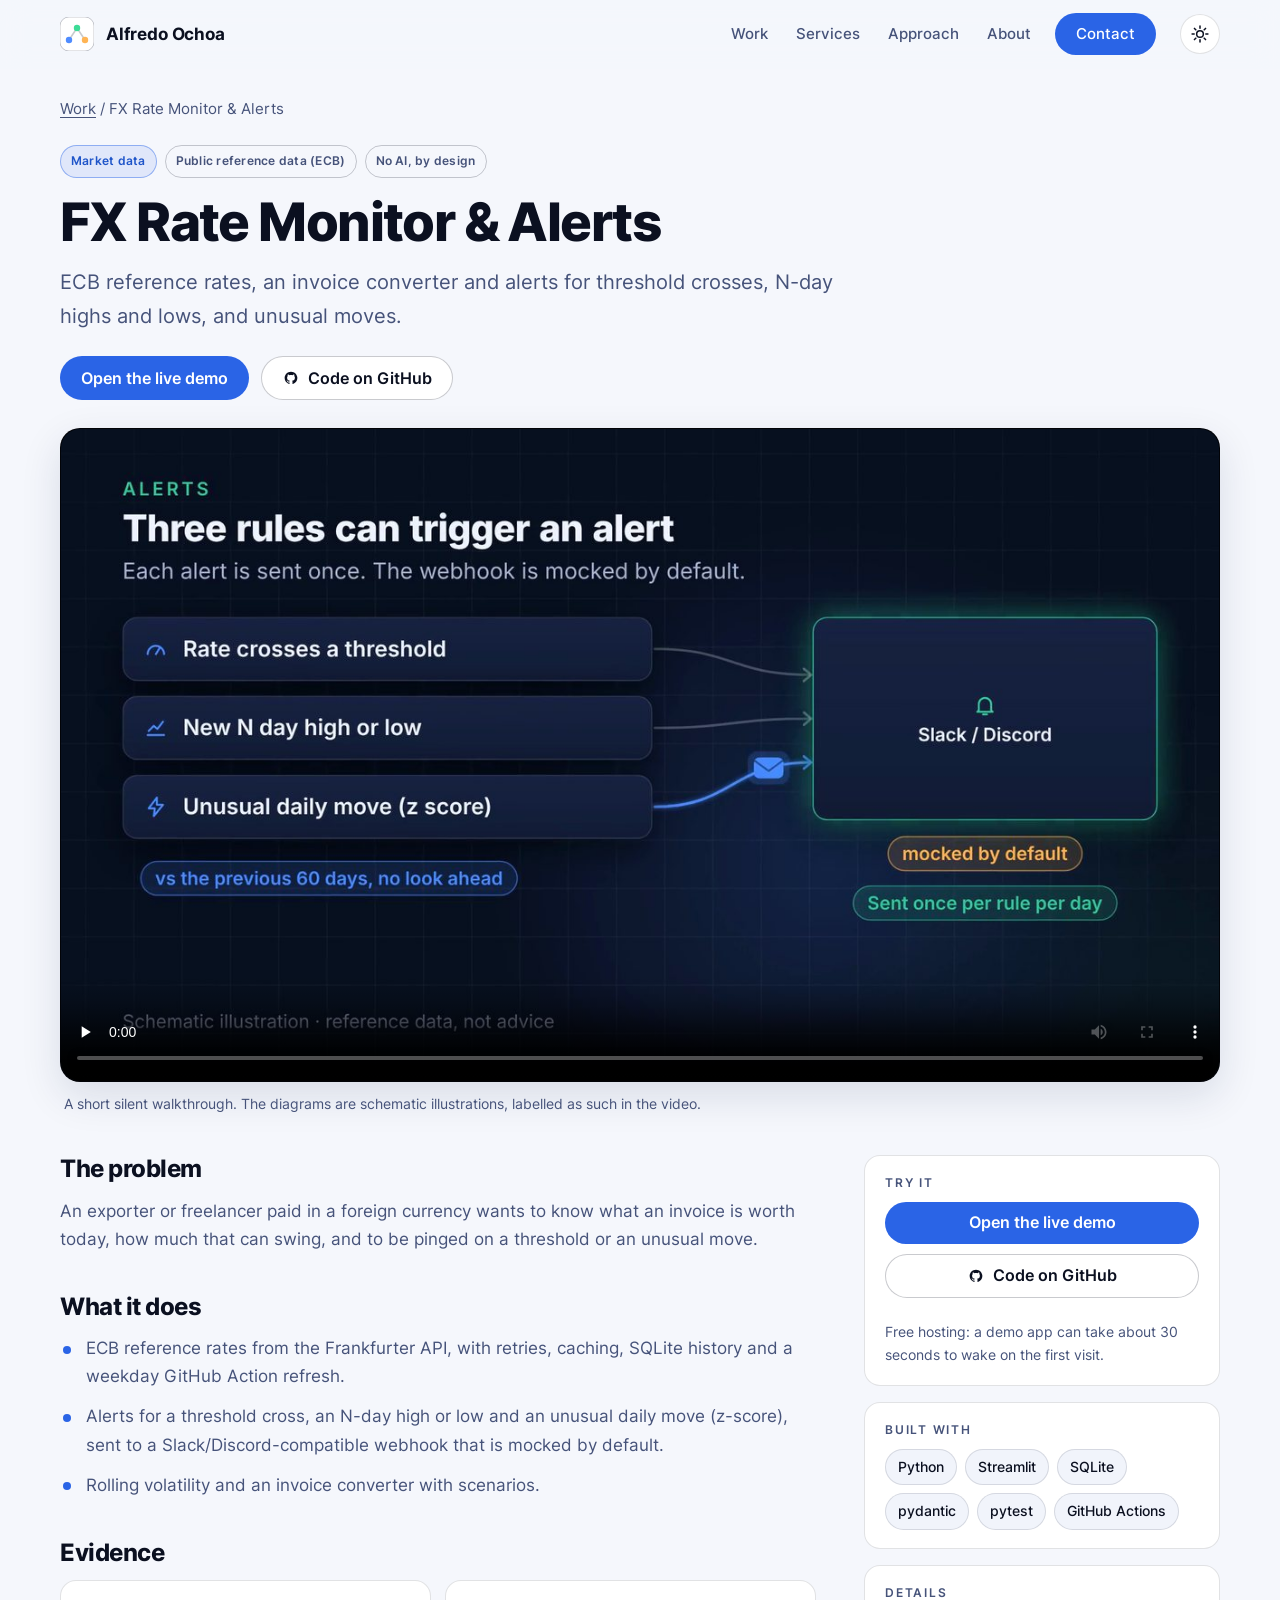
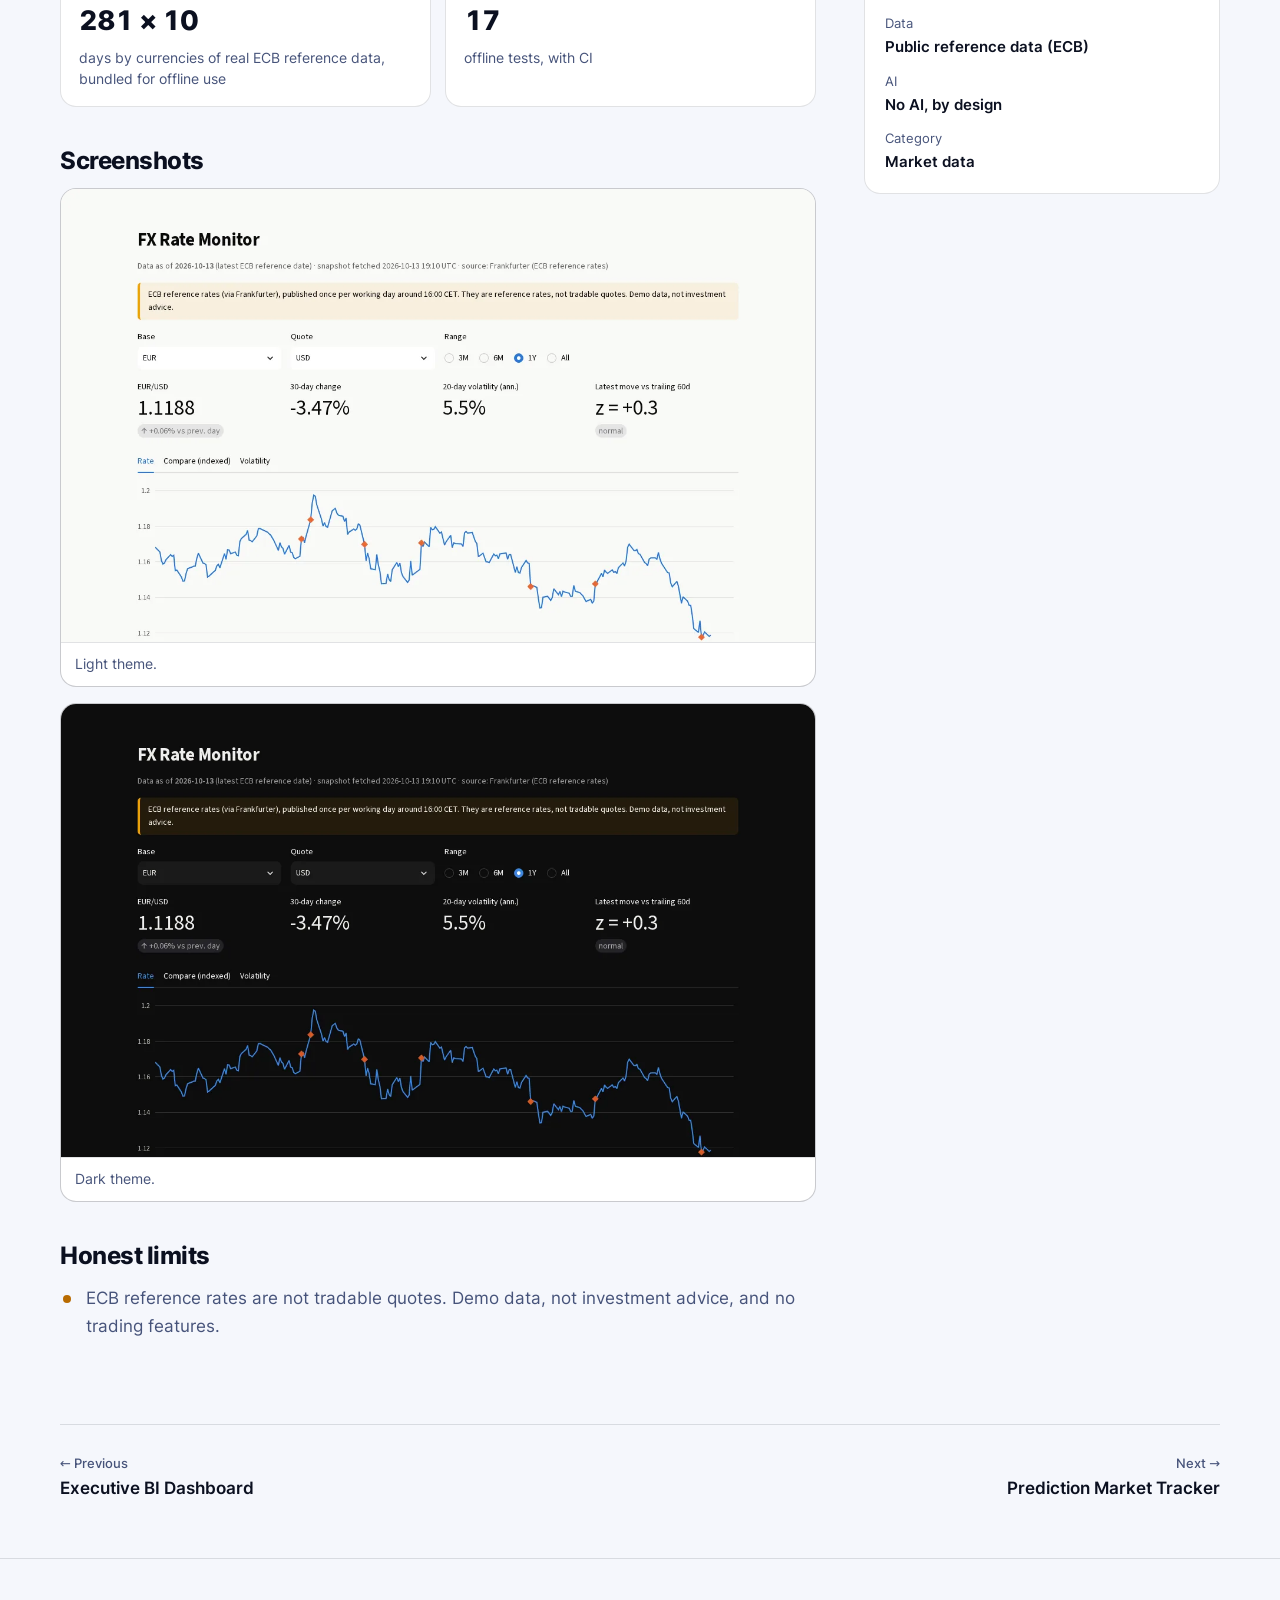
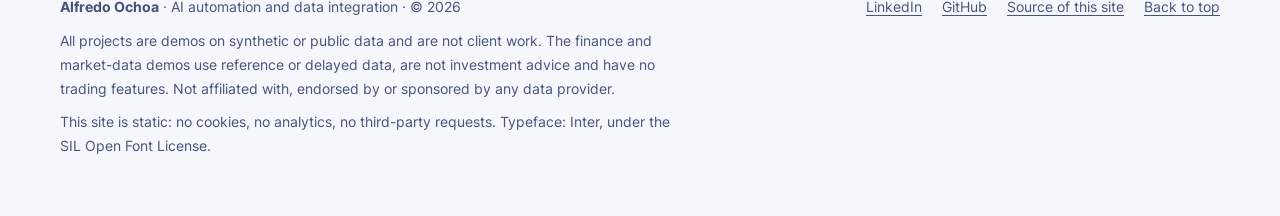
<file: projects/fx-rate-monitor/index.html>
<!doctype html>
<html lang="en">
<head>
<meta charset="utf-8">
<meta name="viewport" content="width=device-width, initial-scale=1">
<title>FX Rate Monitor &amp; Alerts | Alfredo Ochoa</title>
<meta name="description" content="ECB reference rates, an invoice converter and alerts for threshold crosses, N-day highs and lows, and unusual moves. Demo project by Alfredo Ochoa.">
<link rel="canonical" href="https://alfiochoa.github.io/projects/fx-rate-monitor/">
<meta name="color-scheme" content="dark light">
<meta name="theme-color" content="#0b1020" media="(prefers-color-scheme: dark)">
<meta name="theme-color" content="#f5f7fc" media="(prefers-color-scheme: light)">
<meta property="og:type" content="article">
<meta property="og:site_name" content="Alfredo Ochoa">
<meta property="og:title" content="FX Rate Monitor &amp; Alerts | Alfredo Ochoa">
<meta property="og:description" content="ECB reference rates, an invoice converter and alerts for threshold crosses, N-day highs and lows, and unusual moves. Demo project by Alfredo Ochoa.">
<meta property="og:url" content="https://alfiochoa.github.io/projects/fx-rate-monitor/">
<meta property="og:image" content="https://alfiochoa.github.io/media/poster/fx-rate-monitor.jpg">
<meta name="twitter:card" content="summary_large_image">
<link rel="icon" href="/assets/favicon.svg" type="image/svg+xml">
<link rel="preload" href="/assets/fonts/inter-latin-wght-normal.woff2" as="font" type="font/woff2" crossorigin>
<link rel="stylesheet" href="/assets/site.css">
<script>(function(){try{var t=localStorage.getItem('theme');if(t==='light'||t==='dark')document.documentElement.setAttribute('data-theme',t)}catch(e){}document.documentElement.className+=' js'})()</script>
<script type="application/ld+json">{"@context":"https://schema.org","@type":"SoftwareSourceCode","name":"FX Rate Monitor & Alerts","description":"ECB reference rates, an invoice converter and alerts for threshold crosses, N-day highs and lows, and unusual moves.","codeRepository":"https://github.com/alfiochoa/fx-rate-monitor","author":{"@type":"Person","name":"Alfredo Ochoa","url":"https://alfiochoa.github.io/"}}</script>
</head>

<body id="top">
<a class="skip" href="#main">Skip to content</a>
<header class="site-header">
<div class="wrap bar">
<a class="brand" href="/" aria-label="Alfredo Ochoa, home"><svg viewBox="0 0 34 34" aria-hidden="true"><rect width="34" height="34" rx="9" style="fill:var(--card);stroke:var(--line-2)"/><path d="M9 23 L17 11 L25 23" fill="none" style="stroke:var(--line-2)" stroke-width="1.6"/><circle cx="9" cy="23" r="3.2" fill="#4f8cff"/><circle cx="17" cy="11" r="3.2" fill="#3ddc97"/><circle cx="25" cy="23" r="3.2" fill="#ffb454"/></svg><span>Alfredo Ochoa</span></a>
<nav class="nav" aria-label="Main"><a href="/#work">Work</a><a href="/#services">Services</a><a href="/#approach">Approach</a><a href="/#about">About</a><a class="btn btn-primary nav-cta" href="/#contact">Contact</a></nav>
<div class="bar-right">
<button class="icon-btn" id="theme-toggle" type="button" aria-label="Switch colour theme"><svg class="icon-moon" viewBox="0 0 24 24" aria-hidden="true" focusable="false"><path d="M20 14.5 A8.5 8.5 0 1 1 9.5 4 A7 7 0 0 0 20 14.5 Z"/></svg><svg class="icon-sun" viewBox="0 0 24 24" aria-hidden="true" focusable="false"><path d="M12 8 A4 4 0 1 0 12 16 A4 4 0 1 0 12 8 M12 2.5 V5 M12 19 V21.5 M2.5 12 H5 M19 12 H21.5 M5.3 5.3 L7 7 M17 17 L18.7 18.7 M5.3 18.7 L7 17 M17 7 L18.7 5.3"/></svg></button>
<details class="menu"><summary class="icon-btn" aria-label="Open menu"><svg class="" viewBox="0 0 24 24" aria-hidden="true" focusable="false"><path d="M4 7 H20 M4 12 H20 M4 17 H20"/></svg></summary><div class="menu-list"><a href="/#work">Work</a><a href="/#services">Services</a><a href="/#approach">Approach</a><a href="/#about">About</a><a href="/#contact">Contact</a></div></details>
</div>
</div>
</header>

<main id="main">
<div class="wrap crumbs"><a href="/#work">Work</a> / FX Rate Monitor &amp; Alerts</div>
<section class="proj-hero" style="padding-bottom:32px"><div class="wrap">
<div class="badges"><span class="badge cat">Market data</span><span class="badge">Public reference data (ECB)</span><span class="badge">No AI, by design</span></div>
<h1>FX Rate Monitor &amp; Alerts</h1><p class="lede">ECB reference rates, an invoice converter and alerts for threshold crosses, N-day highs and lows, and unusual moves.</p>
<div class="cta-row"><a class="btn btn-primary" href="https://alfredo-fx-monitor.streamlit.app/">Open the live demo</a><a class="btn btn-ghost" href="https://github.com/alfiochoa/fx-rate-monitor"><svg class="" viewBox="0 0 24 24" aria-hidden="true" focusable="false"><path d="M12 3.5 C7.3 3.5 3.5 7.3 3.5 12 C3.5 15.8 6 18.9 9.4 20 C9.8 20.1 10 19.8 10 19.5 V18 C7.7 18.5 7.2 16.9 7.2 16.9 C6.8 15.9 6.3 15.7 6.3 15.7 C5.5 15.2 6.4 15.2 6.4 15.2 C7.2 15.3 7.7 16 7.7 16 C8.4 17.3 9.6 16.9 10 16.7 C10.1 16.2 10.3 15.8 10.5 15.6 C8.7 15.4 6.8 14.7 6.8 11.6 C6.8 10.7 7.1 10 7.7 9.4 C7.6 9.2 7.3 8.4 7.7 7.3 C7.7 7.3 8.4 7.1 10 8.2 C10.7 8 11.3 7.9 12 7.9 C12.7 7.9 13.3 8 14 8.2 C15.6 7.1 16.3 7.3 16.3 7.3 C16.7 8.4 16.4 9.2 16.3 9.4 C16.9 10 17.2 10.7 17.2 11.6 C17.2 14.7 15.3 15.4 13.5 15.6 C13.8 15.9 14 16.3 14 17 V19.5 C14 19.8 14.2 20.1 14.6 20 C18 18.9 20.5 15.8 20.5 12 C20.5 7.3 16.7 3.5 12 3.5 Z"/></svg>Code on GitHub</a></div>
<div class="proj-video"><video controls preload="none" playsinline poster="/media/poster/fx-rate-monitor.jpg" aria-label="Walkthrough of FX Rate Monitor &amp; Alerts"><source src="/media/video/fx-rate-monitor.mp4" type="video/mp4"></video></div>
<p class="vnote">A short silent walkthrough. The diagrams are schematic illustrations, labelled as such in the video.</p>
</div></section>
<div class="wrap proj-layout">
<div class="proj-main">
<h2>The problem</h2><p>An exporter or freelancer paid in a foreign currency wants to know what an invoice is worth today, how much that can swing, and to be pinged on a threshold or an unusual move.</p>
<h2>What it does</h2><ul><li>ECB reference rates from the Frankfurter API, with retries, caching, SQLite history and a weekday GitHub Action refresh.</li><li>Alerts for a threshold cross, an N-day high or low and an unusual daily move (z-score), sent to a Slack/Discord-compatible webhook that is mocked by default.</li><li>Rolling volatility and an invoice converter with scenarios.</li></ul>
<h2>Evidence</h2><div class="tiles"><div class='tile'><b>281 × 10</b><span>days by currencies of real ECB reference data, bundled for offline use</span></div><div class='tile'><b>17</b><span>offline tests, with CI</span></div></div>
<h2>Screenshots</h2><div class="shots"><figure><a href="/media/img/fx-rate-monitor-1.webp"><img src="/media/img/fx-rate-monitor-1.webp" width="1280" height="769" loading="lazy" alt="FX Rate Monitor &amp; Alerts: Light theme."></a><figcaption>Light theme.</figcaption></figure><figure><a href="/media/img/fx-rate-monitor-2.webp"><img src="/media/img/fx-rate-monitor-2.webp" width="1280" height="769" loading="lazy" alt="FX Rate Monitor &amp; Alerts: Dark theme."></a><figcaption>Dark theme.</figcaption></figure></div>
<h2>Honest limits</h2><ul class="limits"><li>ECB reference rates are not tradable quotes. Demo data, not investment advice, and no trading features.</li></ul>
</div>
<aside class="aside">
<div class="panel"><h2>Try it</h2><a class="btn btn-primary" href="https://alfredo-fx-monitor.streamlit.app/">Open the live demo</a><a class="btn btn-ghost" href="https://github.com/alfiochoa/fx-rate-monitor"><svg class="" viewBox="0 0 24 24" aria-hidden="true" focusable="false"><path d="M12 3.5 C7.3 3.5 3.5 7.3 3.5 12 C3.5 15.8 6 18.9 9.4 20 C9.8 20.1 10 19.8 10 19.5 V18 C7.7 18.5 7.2 16.9 7.2 16.9 C6.8 15.9 6.3 15.7 6.3 15.7 C5.5 15.2 6.4 15.2 6.4 15.2 C7.2 15.3 7.7 16 7.7 16 C8.4 17.3 9.6 16.9 10 16.7 C10.1 16.2 10.3 15.8 10.5 15.6 C8.7 15.4 6.8 14.7 6.8 11.6 C6.8 10.7 7.1 10 7.7 9.4 C7.6 9.2 7.3 8.4 7.7 7.3 C7.7 7.3 8.4 7.1 10 8.2 C10.7 8 11.3 7.9 12 7.9 C12.7 7.9 13.3 8 14 8.2 C15.6 7.1 16.3 7.3 16.3 7.3 C16.7 8.4 16.4 9.2 16.3 9.4 C16.9 10 17.2 10.7 17.2 11.6 C17.2 14.7 15.3 15.4 13.5 15.6 C13.8 15.9 14 16.3 14 17 V19.5 C14 19.8 14.2 20.1 14.6 20 C18 18.9 20.5 15.8 20.5 12 C20.5 7.3 16.7 3.5 12 3.5 Z"/></svg>Code on GitHub</a>
<p class="vnote" style="margin:12px 0 0">Free hosting: a demo app can take about 30 seconds to wake on the first visit.</p></div>
<div class="panel"><h2>Built with</h2><div class="tags"><span class="tag">Python</span><span class="tag">Streamlit</span><span class="tag">SQLite</span><span class="tag">pydantic</span><span class="tag">pytest</span><span class="tag">GitHub Actions</span></div></div>
<div class="panel"><h2>Details</h2><dl><div><dt>Data</dt><dd>Public reference data (ECB)</dd></div><div><dt>AI</dt><dd>No AI, by design</dd></div><div><dt>Category</dt><dd>Market data</dd></div></dl></div>
</aside></div>
<div class="wrap"><nav class="pn" aria-label="Other projects"><a href="/projects/executive-bi-dashboard/"><small>&larr; Previous</small>Executive BI Dashboard</a><a href="/projects/prediction-market-tracker/"><small>Next &rarr;</small>Prediction Market Tracker</a></nav></div>
</main>
<footer>
<div class="wrap cols">
<div>
<p><strong>Alfredo Ochoa</strong> &middot; AI automation and data integration &middot; &copy; 2026</p>
<p>All projects are demos on synthetic or public data and are not client work. The finance and market-data demos use reference or delayed data, are not investment advice and have no trading features. Not affiliated with, endorsed by or sponsored by any data provider.</p>
<p>This site is static: no cookies, no analytics, no third-party requests. Typeface: Inter, under the SIL Open Font License.</p>
</div>
<div class="links"><a href="https://www.linkedin.com/in/alfredochoa/">LinkedIn</a><a href="https://github.com/alfiochoa">GitHub</a><a href="https://github.com/alfiochoa/alfiochoa.github.io">Source of this site</a><a href="#top">Back to top</a></div>
</div>
</footer>
<script src="/assets/site.js" defer></script>
</body>
</html>
</file>
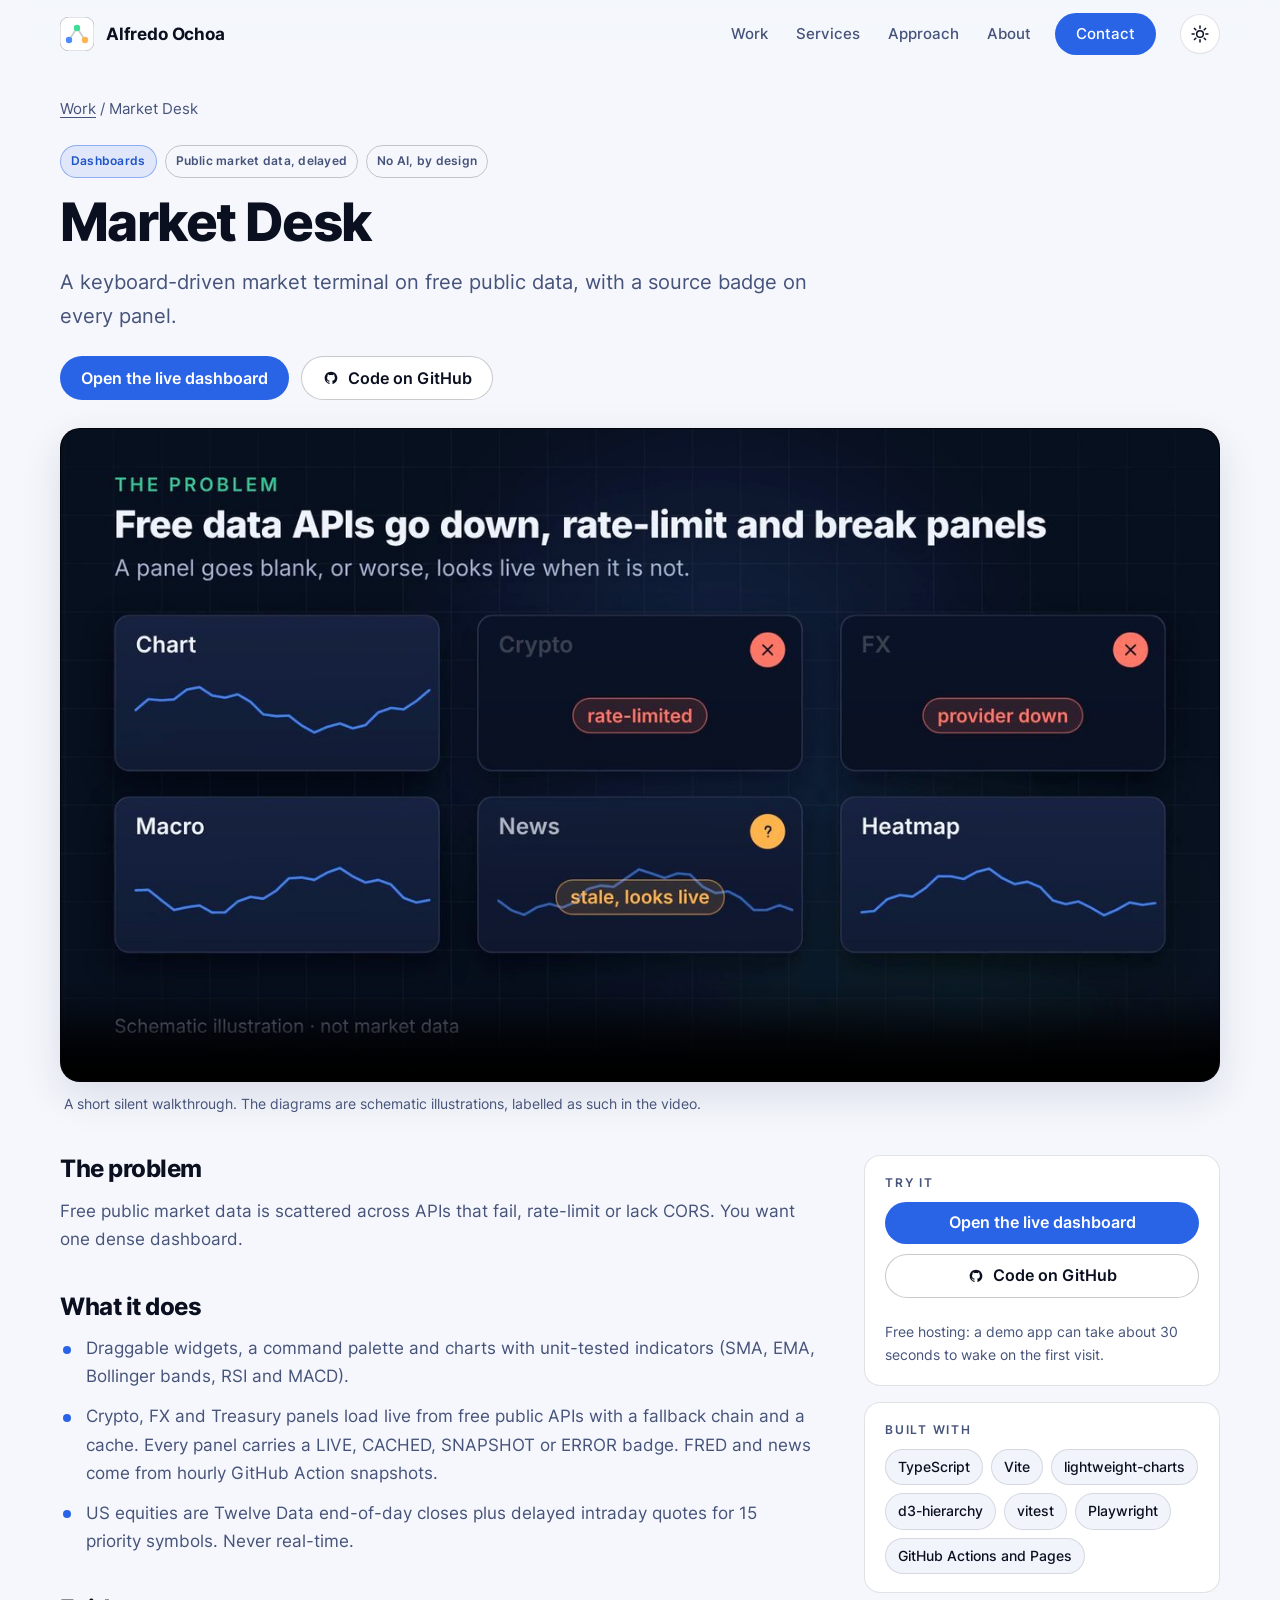
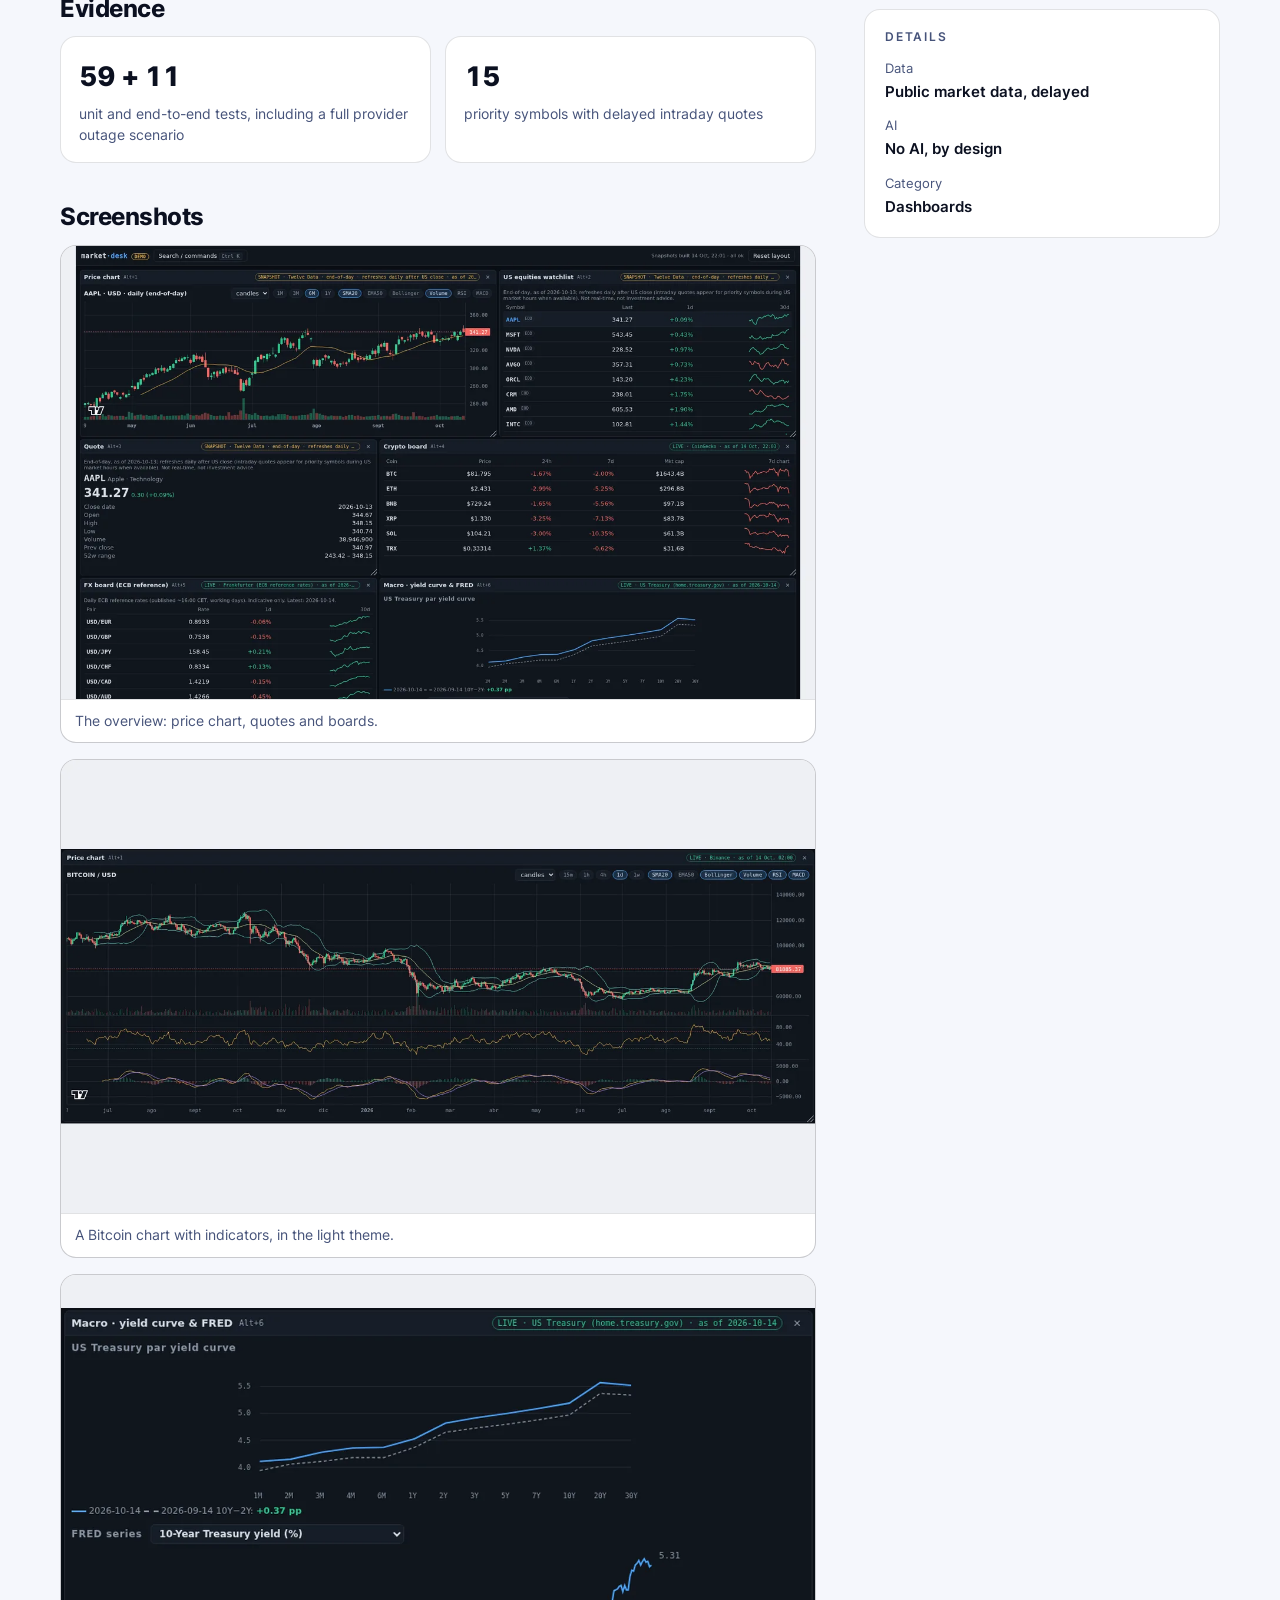
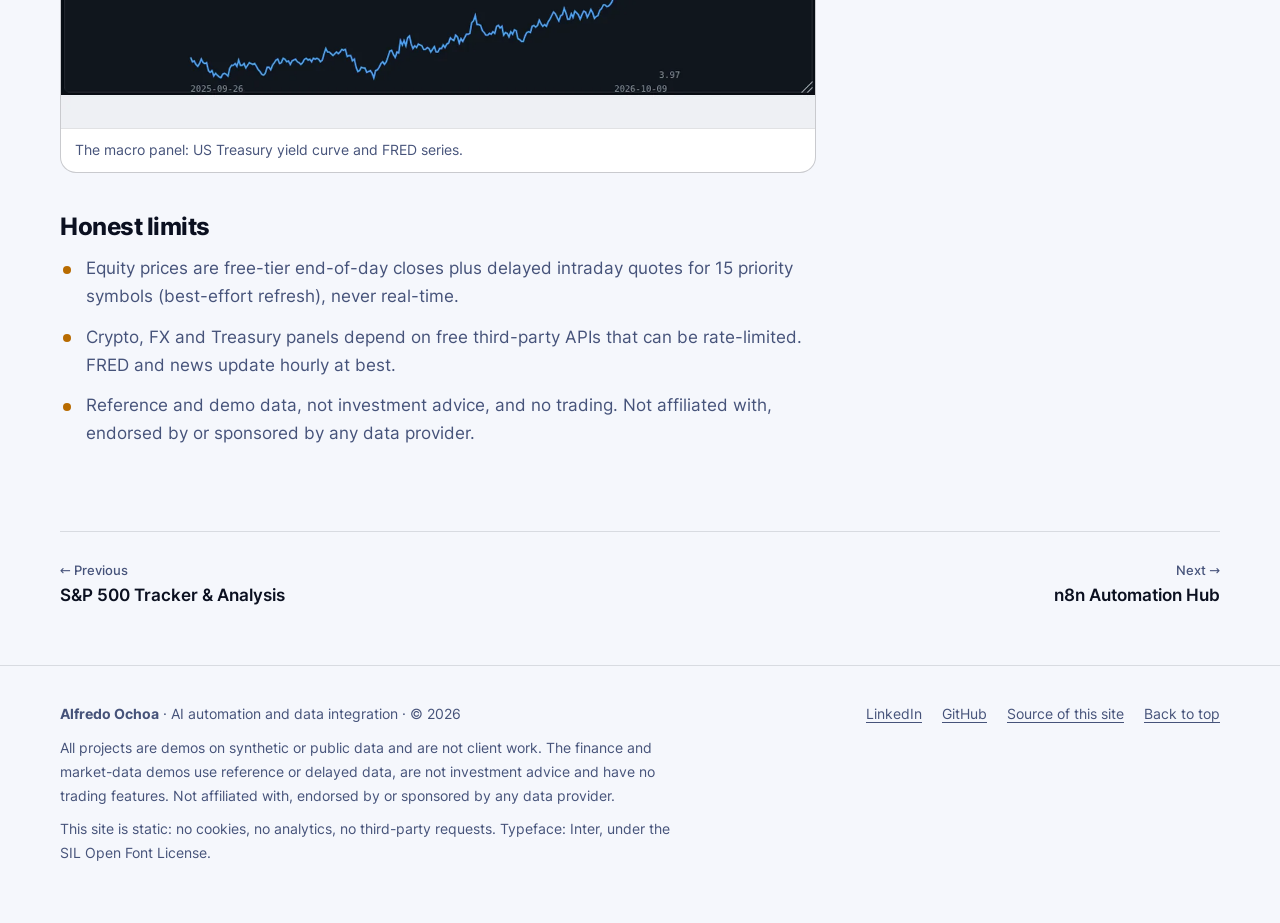
<file: projects/market-desk/index.html>
<!doctype html>
<html lang="en">
<head>
<meta charset="utf-8">
<meta name="viewport" content="width=device-width, initial-scale=1">
<title>Market Desk | Alfredo Ochoa</title>
<meta name="description" content="A keyboard-driven market terminal on free public data, with a source badge on every panel. Demo project by Alfredo Ochoa.">
<link rel="canonical" href="https://alfiochoa.github.io/projects/market-desk/">
<meta name="color-scheme" content="dark light">
<meta name="theme-color" content="#0b1020" media="(prefers-color-scheme: dark)">
<meta name="theme-color" content="#f5f7fc" media="(prefers-color-scheme: light)">
<meta property="og:type" content="article">
<meta property="og:site_name" content="Alfredo Ochoa">
<meta property="og:title" content="Market Desk | Alfredo Ochoa">
<meta property="og:description" content="A keyboard-driven market terminal on free public data, with a source badge on every panel. Demo project by Alfredo Ochoa.">
<meta property="og:url" content="https://alfiochoa.github.io/projects/market-desk/">
<meta property="og:image" content="https://alfiochoa.github.io/media/poster/market-desk.jpg">
<meta name="twitter:card" content="summary_large_image">
<link rel="icon" href="/assets/favicon.svg" type="image/svg+xml">
<link rel="preload" href="/assets/fonts/inter-latin-wght-normal.woff2" as="font" type="font/woff2" crossorigin>
<link rel="stylesheet" href="/assets/site.css">
<script>(function(){try{var t=localStorage.getItem('theme');if(t==='light'||t==='dark')document.documentElement.setAttribute('data-theme',t)}catch(e){}document.documentElement.className+=' js'})()</script>
<script type="application/ld+json">{"@context":"https://schema.org","@type":"SoftwareSourceCode","name":"Market Desk","description":"A keyboard-driven market terminal on free public data, with a source badge on every panel.","codeRepository":"https://github.com/alfiochoa/market-desk","author":{"@type":"Person","name":"Alfredo Ochoa","url":"https://alfiochoa.github.io/"}}</script>
</head>

<body id="top">
<a class="skip" href="#main">Skip to content</a>
<header class="site-header">
<div class="wrap bar">
<a class="brand" href="/" aria-label="Alfredo Ochoa, home"><svg viewBox="0 0 34 34" aria-hidden="true"><rect width="34" height="34" rx="9" style="fill:var(--card);stroke:var(--line-2)"/><path d="M9 23 L17 11 L25 23" fill="none" style="stroke:var(--line-2)" stroke-width="1.6"/><circle cx="9" cy="23" r="3.2" fill="#4f8cff"/><circle cx="17" cy="11" r="3.2" fill="#3ddc97"/><circle cx="25" cy="23" r="3.2" fill="#ffb454"/></svg><span>Alfredo Ochoa</span></a>
<nav class="nav" aria-label="Main"><a href="/#work">Work</a><a href="/#services">Services</a><a href="/#approach">Approach</a><a href="/#about">About</a><a class="btn btn-primary nav-cta" href="/#contact">Contact</a></nav>
<div class="bar-right">
<button class="icon-btn" id="theme-toggle" type="button" aria-label="Switch colour theme"><svg class="icon-moon" viewBox="0 0 24 24" aria-hidden="true" focusable="false"><path d="M20 14.5 A8.5 8.5 0 1 1 9.5 4 A7 7 0 0 0 20 14.5 Z"/></svg><svg class="icon-sun" viewBox="0 0 24 24" aria-hidden="true" focusable="false"><path d="M12 8 A4 4 0 1 0 12 16 A4 4 0 1 0 12 8 M12 2.5 V5 M12 19 V21.5 M2.5 12 H5 M19 12 H21.5 M5.3 5.3 L7 7 M17 17 L18.7 18.7 M5.3 18.7 L7 17 M17 7 L18.7 5.3"/></svg></button>
<details class="menu"><summary class="icon-btn" aria-label="Open menu"><svg class="" viewBox="0 0 24 24" aria-hidden="true" focusable="false"><path d="M4 7 H20 M4 12 H20 M4 17 H20"/></svg></summary><div class="menu-list"><a href="/#work">Work</a><a href="/#services">Services</a><a href="/#approach">Approach</a><a href="/#about">About</a><a href="/#contact">Contact</a></div></details>
</div>
</div>
</header>

<main id="main">
<div class="wrap crumbs"><a href="/#work">Work</a> / Market Desk</div>
<section class="proj-hero" style="padding-bottom:32px"><div class="wrap">
<div class="badges"><span class="badge cat">Dashboards</span><span class="badge">Public market data, delayed</span><span class="badge">No AI, by design</span></div>
<h1>Market Desk</h1><p class="lede">A keyboard-driven market terminal on free public data, with a source badge on every panel.</p>
<div class="cta-row"><a class="btn btn-primary" href="https://alfiochoa.github.io/market-desk/">Open the live dashboard</a><a class="btn btn-ghost" href="https://github.com/alfiochoa/market-desk"><svg class="" viewBox="0 0 24 24" aria-hidden="true" focusable="false"><path d="M12 3.5 C7.3 3.5 3.5 7.3 3.5 12 C3.5 15.8 6 18.9 9.4 20 C9.8 20.1 10 19.8 10 19.5 V18 C7.7 18.5 7.2 16.9 7.2 16.9 C6.8 15.9 6.3 15.7 6.3 15.7 C5.5 15.2 6.4 15.2 6.4 15.2 C7.2 15.3 7.7 16 7.7 16 C8.4 17.3 9.6 16.9 10 16.7 C10.1 16.2 10.3 15.8 10.5 15.6 C8.7 15.4 6.8 14.7 6.8 11.6 C6.8 10.7 7.1 10 7.7 9.4 C7.6 9.2 7.3 8.4 7.7 7.3 C7.7 7.3 8.4 7.1 10 8.2 C10.7 8 11.3 7.9 12 7.9 C12.7 7.9 13.3 8 14 8.2 C15.6 7.1 16.3 7.3 16.3 7.3 C16.7 8.4 16.4 9.2 16.3 9.4 C16.9 10 17.2 10.7 17.2 11.6 C17.2 14.7 15.3 15.4 13.5 15.6 C13.8 15.9 14 16.3 14 17 V19.5 C14 19.8 14.2 20.1 14.6 20 C18 18.9 20.5 15.8 20.5 12 C20.5 7.3 16.7 3.5 12 3.5 Z"/></svg>Code on GitHub</a></div>
<div class="proj-video"><video controls preload="none" playsinline poster="/media/poster/market-desk.jpg" aria-label="Walkthrough of Market Desk"><source src="/media/video/market-desk.mp4" type="video/mp4"></video></div>
<p class="vnote">A short silent walkthrough. The diagrams are schematic illustrations, labelled as such in the video.</p>
</div></section>
<div class="wrap proj-layout">
<div class="proj-main">
<h2>The problem</h2><p>Free public market data is scattered across APIs that fail, rate-limit or lack CORS. You want one dense dashboard.</p>
<h2>What it does</h2><ul><li>Draggable widgets, a command palette and charts with unit-tested indicators (SMA, EMA, Bollinger bands, RSI and MACD).</li><li>Crypto, FX and Treasury panels load live from free public APIs with a fallback chain and a cache. Every panel carries a LIVE, CACHED, SNAPSHOT or ERROR badge. FRED and news come from hourly GitHub Action snapshots.</li><li>US equities are Twelve Data end-of-day closes plus delayed intraday quotes for 15 priority symbols. Never real-time.</li></ul>
<h2>Evidence</h2><div class="tiles"><div class='tile'><b>59 + 11</b><span>unit and end-to-end tests, including a full provider outage scenario</span></div><div class='tile'><b>15</b><span>priority symbols with delayed intraday quotes</span></div></div>
<h2>Screenshots</h2><div class="shots"><figure><a href="/media/img/market-desk-1.webp"><img src="/media/img/market-desk-1.webp" width="1280" height="769" loading="lazy" alt="Market Desk: The overview: price chart, quotes and boards."></a><figcaption>The overview: price chart, quotes and boards.</figcaption></figure><figure><a href="/media/img/market-desk-2.webp"><img src="/media/img/market-desk-2.webp" width="1280" height="769" loading="lazy" alt="Market Desk: A Bitcoin chart with indicators, in the light theme."></a><figcaption>A Bitcoin chart with indicators, in the light theme.</figcaption></figure><figure><a href="/media/img/market-desk-3.webp"><img src="/media/img/market-desk-3.webp" width="1280" height="769" loading="lazy" alt="Market Desk: The macro panel: US Treasury yield curve and FRED series."></a><figcaption>The macro panel: US Treasury yield curve and FRED series.</figcaption></figure></div>
<h2>Honest limits</h2><ul class="limits"><li>Equity prices are free-tier end-of-day closes plus delayed intraday quotes for 15 priority symbols (best-effort refresh), never real-time.</li><li>Crypto, FX and Treasury panels depend on free third-party APIs that can be rate-limited. FRED and news update hourly at best.</li><li>Reference and demo data, not investment advice, and no trading. Not affiliated with, endorsed by or sponsored by any data provider.</li></ul>
</div>
<aside class="aside">
<div class="panel"><h2>Try it</h2><a class="btn btn-primary" href="https://alfiochoa.github.io/market-desk/">Open the live dashboard</a><a class="btn btn-ghost" href="https://github.com/alfiochoa/market-desk"><svg class="" viewBox="0 0 24 24" aria-hidden="true" focusable="false"><path d="M12 3.5 C7.3 3.5 3.5 7.3 3.5 12 C3.5 15.8 6 18.9 9.4 20 C9.8 20.1 10 19.8 10 19.5 V18 C7.7 18.5 7.2 16.9 7.2 16.9 C6.8 15.9 6.3 15.7 6.3 15.7 C5.5 15.2 6.4 15.2 6.4 15.2 C7.2 15.3 7.7 16 7.7 16 C8.4 17.3 9.6 16.9 10 16.7 C10.1 16.2 10.3 15.8 10.5 15.6 C8.7 15.4 6.8 14.7 6.8 11.6 C6.8 10.7 7.1 10 7.7 9.4 C7.6 9.2 7.3 8.4 7.7 7.3 C7.7 7.3 8.4 7.1 10 8.2 C10.7 8 11.3 7.9 12 7.9 C12.7 7.9 13.3 8 14 8.2 C15.6 7.1 16.3 7.3 16.3 7.3 C16.7 8.4 16.4 9.2 16.3 9.4 C16.9 10 17.2 10.7 17.2 11.6 C17.2 14.7 15.3 15.4 13.5 15.6 C13.8 15.9 14 16.3 14 17 V19.5 C14 19.8 14.2 20.1 14.6 20 C18 18.9 20.5 15.8 20.5 12 C20.5 7.3 16.7 3.5 12 3.5 Z"/></svg>Code on GitHub</a>
<p class="vnote" style="margin:12px 0 0">Free hosting: a demo app can take about 30 seconds to wake on the first visit.</p></div>
<div class="panel"><h2>Built with</h2><div class="tags"><span class="tag">TypeScript</span><span class="tag">Vite</span><span class="tag">lightweight-charts</span><span class="tag">d3-hierarchy</span><span class="tag">vitest</span><span class="tag">Playwright</span><span class="tag">GitHub Actions and Pages</span></div></div>
<div class="panel"><h2>Details</h2><dl><div><dt>Data</dt><dd>Public market data, delayed</dd></div><div><dt>AI</dt><dd>No AI, by design</dd></div><div><dt>Category</dt><dd>Dashboards</dd></div></dl></div>
</aside></div>
<div class="wrap"><nav class="pn" aria-label="Other projects"><a href="/projects/sp500-tracker/"><small>&larr; Previous</small>S&amp;P 500 Tracker &amp; Analysis</a><a href="/projects/n8n-automation-hub/"><small>Next &rarr;</small>n8n Automation Hub</a></nav></div>
</main>
<footer>
<div class="wrap cols">
<div>
<p><strong>Alfredo Ochoa</strong> &middot; AI automation and data integration &middot; &copy; 2026</p>
<p>All projects are demos on synthetic or public data and are not client work. The finance and market-data demos use reference or delayed data, are not investment advice and have no trading features. Not affiliated with, endorsed by or sponsored by any data provider.</p>
<p>This site is static: no cookies, no analytics, no third-party requests. Typeface: Inter, under the SIL Open Font License.</p>
</div>
<div class="links"><a href="https://www.linkedin.com/in/alfredochoa/">LinkedIn</a><a href="https://github.com/alfiochoa">GitHub</a><a href="https://github.com/alfiochoa/alfiochoa.github.io">Source of this site</a><a href="#top">Back to top</a></div>
</div>
</footer>
<script src="/assets/site.js" defer></script>
</body>
</html>
</file>
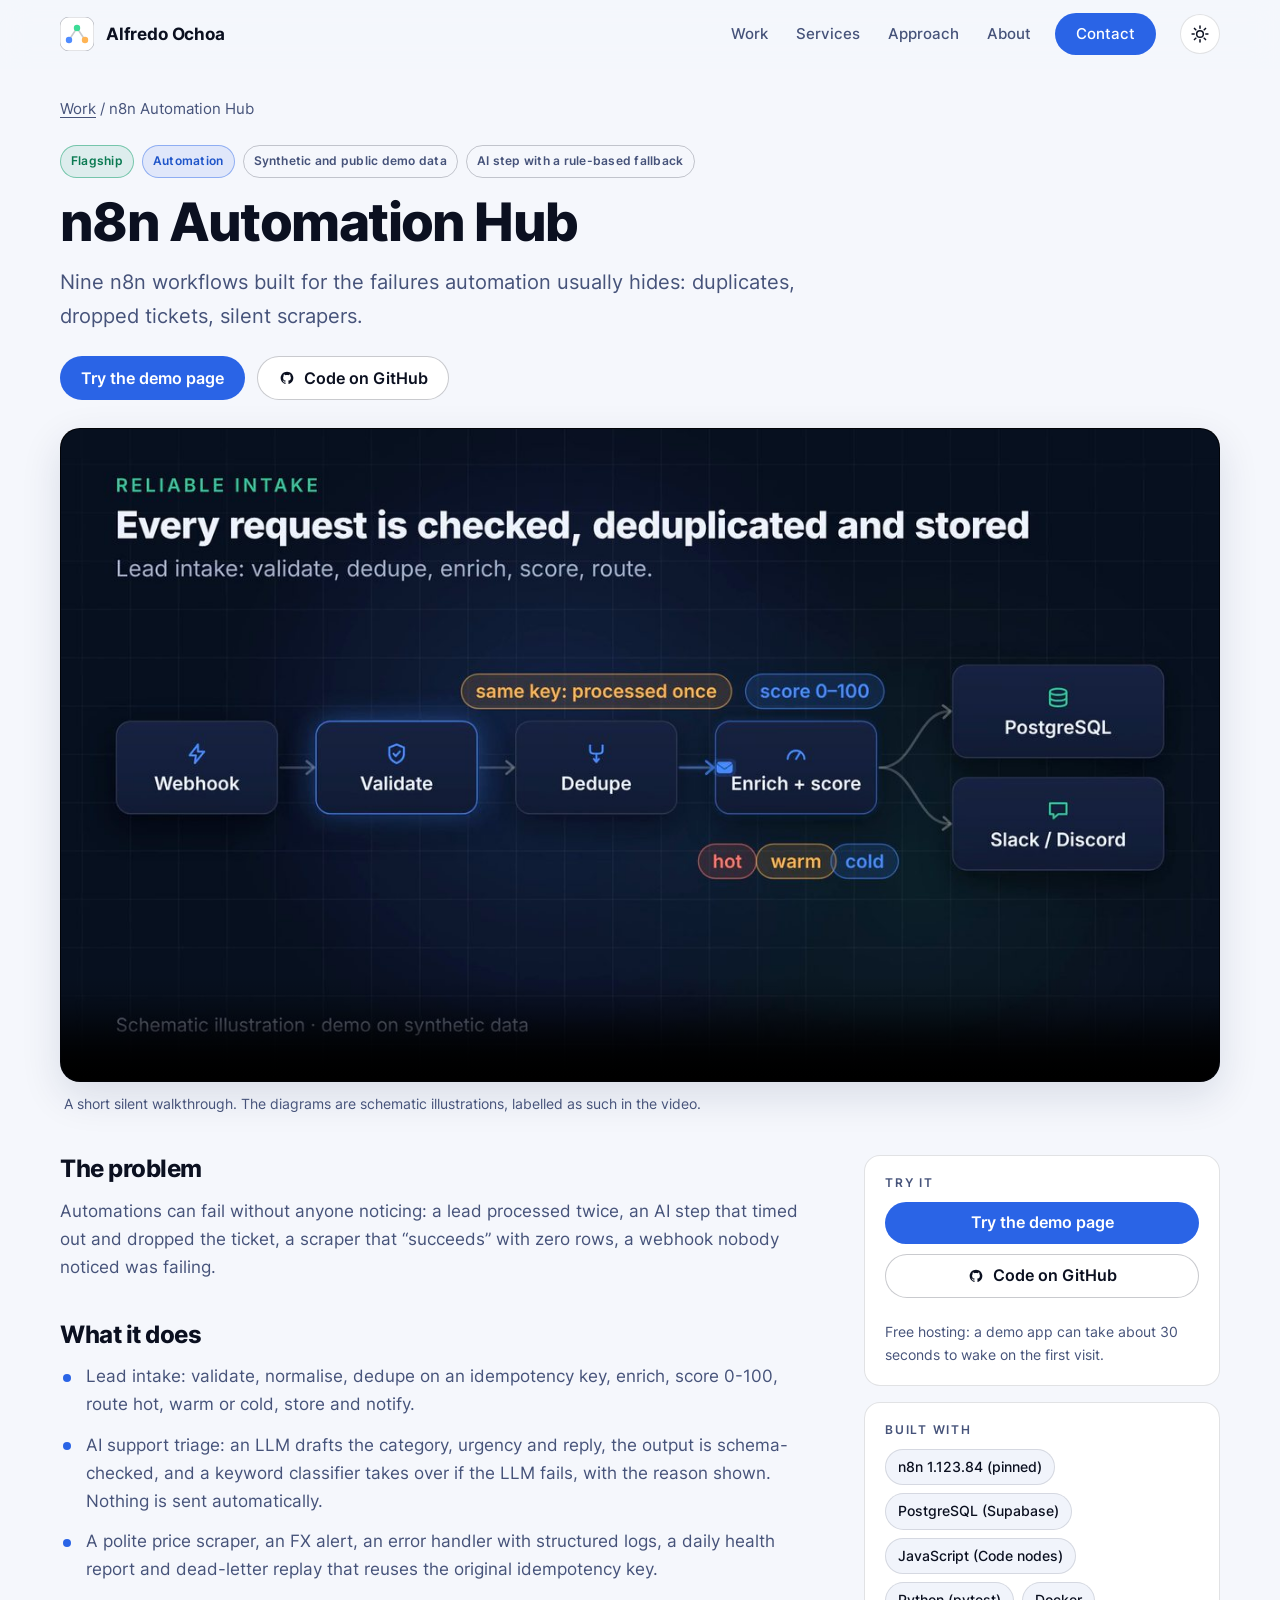
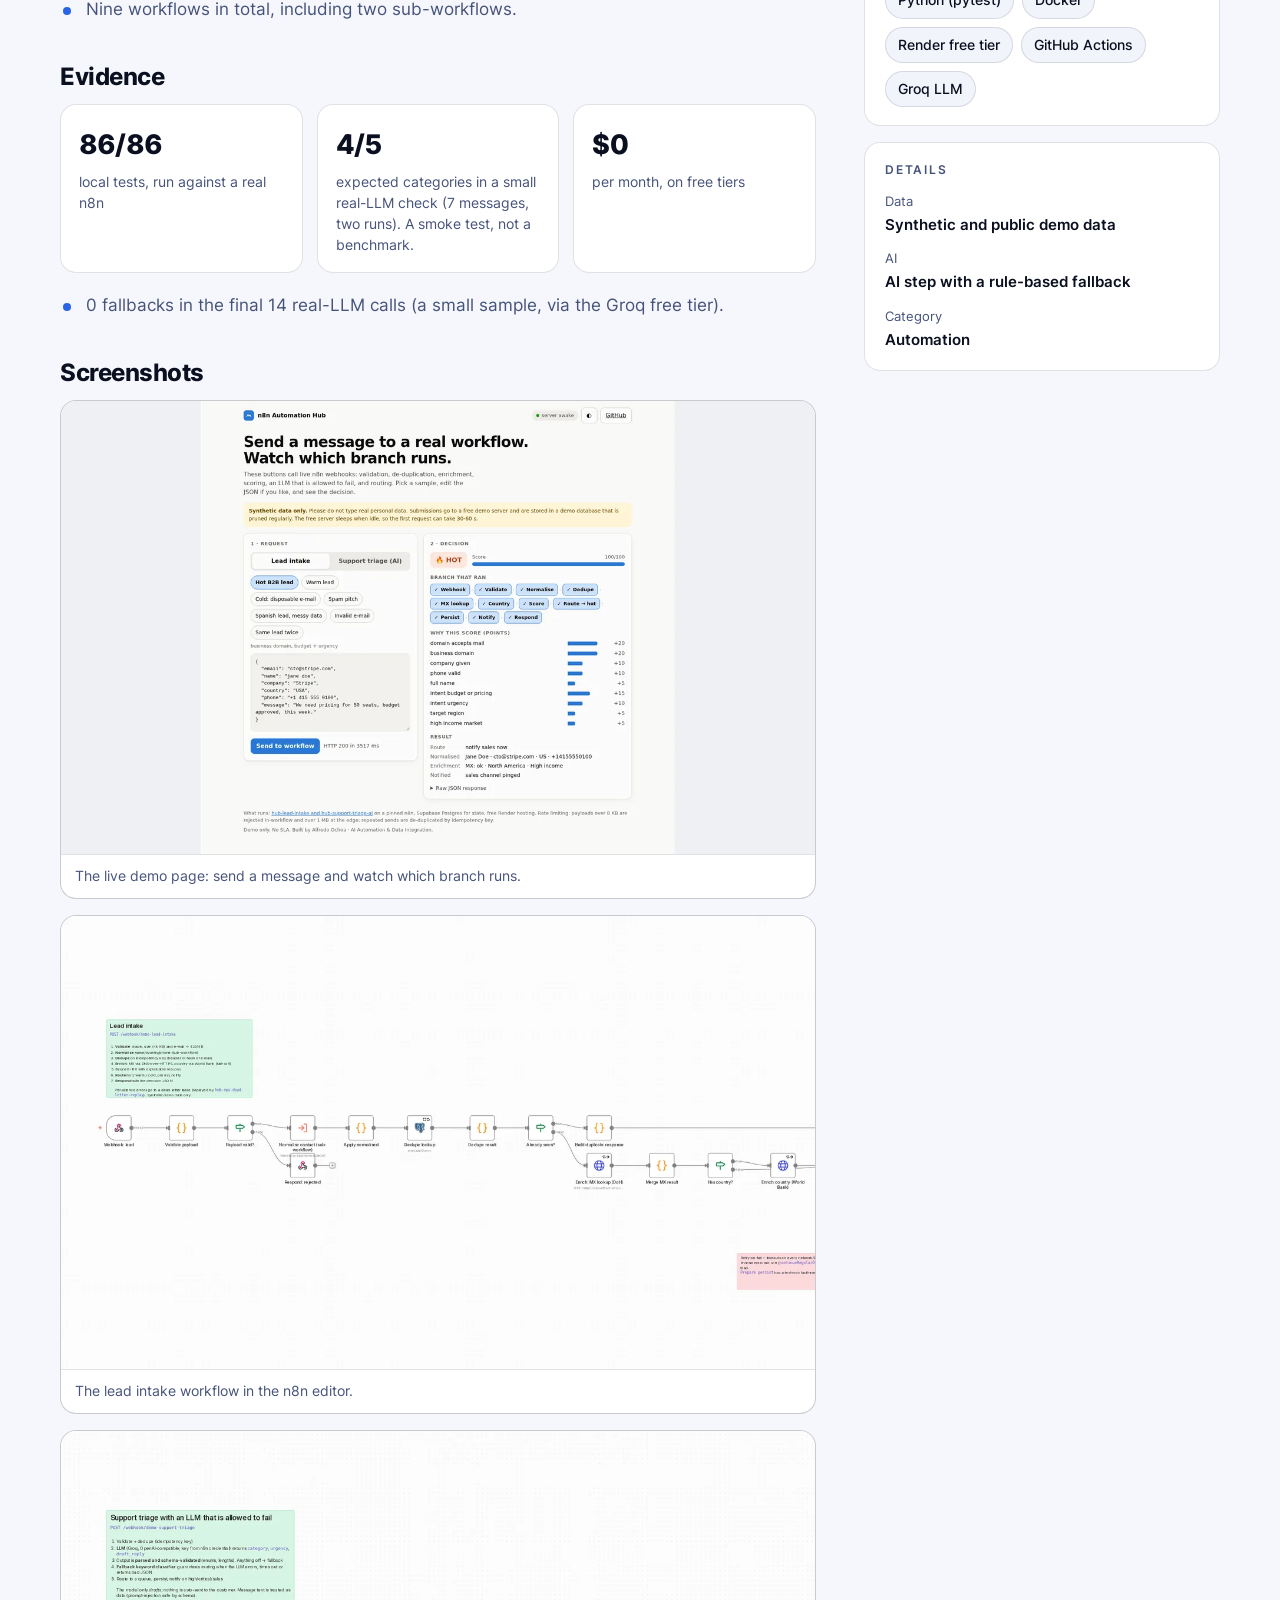
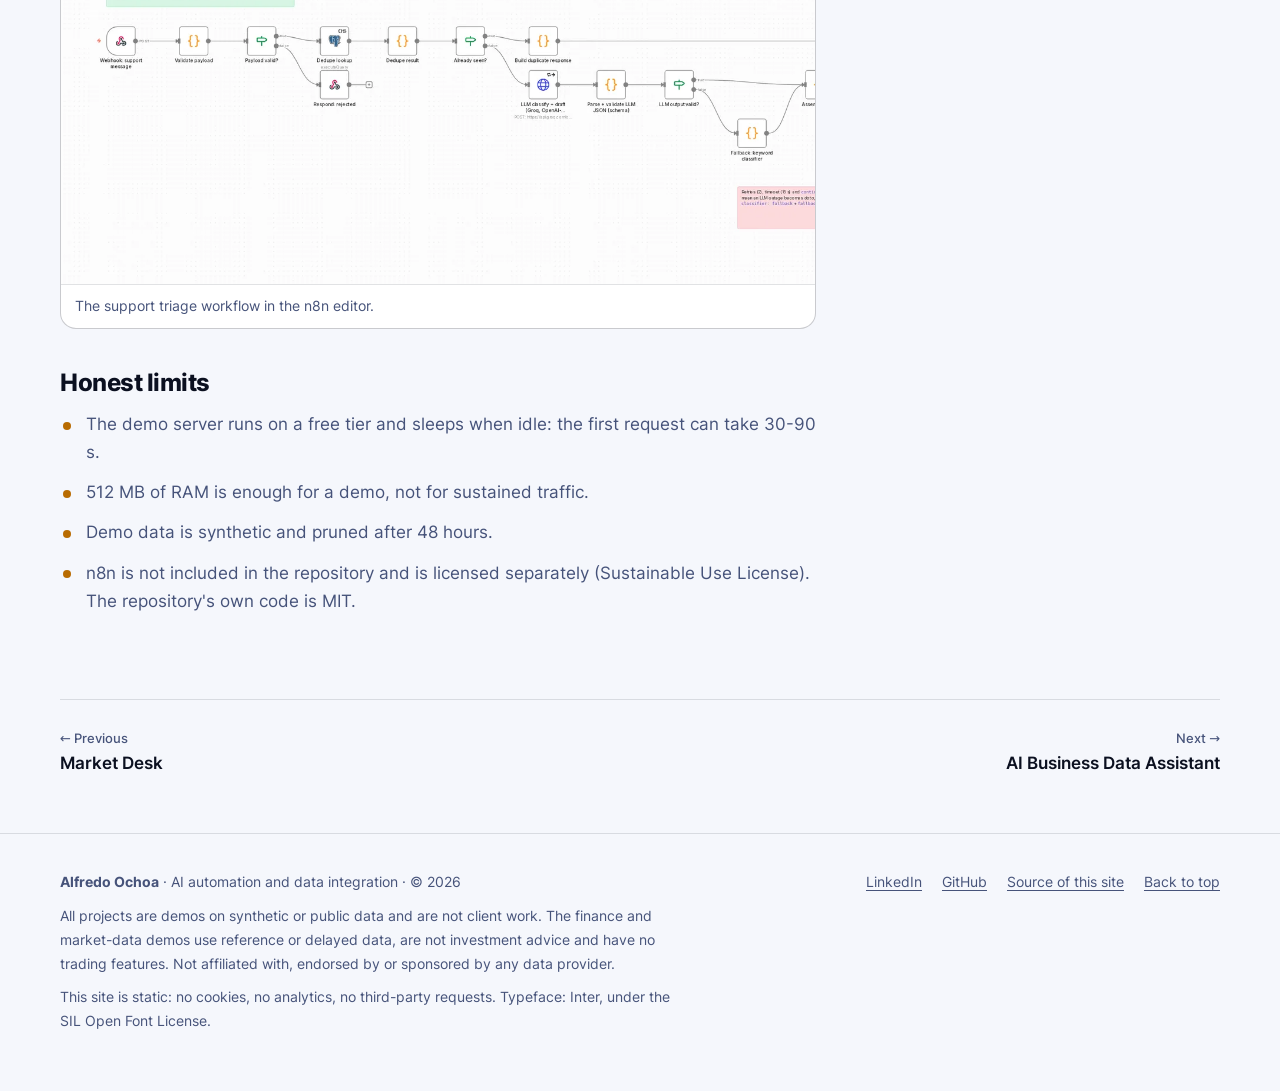
<file: projects/n8n-automation-hub/index.html>
<!doctype html>
<html lang="en">
<head>
<meta charset="utf-8">
<meta name="viewport" content="width=device-width, initial-scale=1">
<title>n8n Automation Hub | Alfredo Ochoa</title>
<meta name="description" content="Nine n8n workflows built for the failures automation usually hides: duplicates, dropped tickets, silent scrapers. Demo project by Alfredo Ochoa.">
<link rel="canonical" href="https://alfiochoa.github.io/projects/n8n-automation-hub/">
<meta name="color-scheme" content="dark light">
<meta name="theme-color" content="#0b1020" media="(prefers-color-scheme: dark)">
<meta name="theme-color" content="#f5f7fc" media="(prefers-color-scheme: light)">
<meta property="og:type" content="article">
<meta property="og:site_name" content="Alfredo Ochoa">
<meta property="og:title" content="n8n Automation Hub | Alfredo Ochoa">
<meta property="og:description" content="Nine n8n workflows built for the failures automation usually hides: duplicates, dropped tickets, silent scrapers. Demo project by Alfredo Ochoa.">
<meta property="og:url" content="https://alfiochoa.github.io/projects/n8n-automation-hub/">
<meta property="og:image" content="https://alfiochoa.github.io/media/poster/n8n-automation-hub.jpg">
<meta name="twitter:card" content="summary_large_image">
<link rel="icon" href="/assets/favicon.svg" type="image/svg+xml">
<link rel="preload" href="/assets/fonts/inter-latin-wght-normal.woff2" as="font" type="font/woff2" crossorigin>
<link rel="stylesheet" href="/assets/site.css">
<script>(function(){try{var t=localStorage.getItem('theme');if(t==='light'||t==='dark')document.documentElement.setAttribute('data-theme',t)}catch(e){}document.documentElement.className+=' js'})()</script>
<script type="application/ld+json">{"@context":"https://schema.org","@type":"SoftwareSourceCode","name":"n8n Automation Hub","description":"Nine n8n workflows built for the failures automation usually hides: duplicates, dropped tickets, silent scrapers.","codeRepository":"https://github.com/alfiochoa/n8n-automation-hub","author":{"@type":"Person","name":"Alfredo Ochoa","url":"https://alfiochoa.github.io/"}}</script>
</head>

<body id="top">
<a class="skip" href="#main">Skip to content</a>
<header class="site-header">
<div class="wrap bar">
<a class="brand" href="/" aria-label="Alfredo Ochoa, home"><svg viewBox="0 0 34 34" aria-hidden="true"><rect width="34" height="34" rx="9" style="fill:var(--card);stroke:var(--line-2)"/><path d="M9 23 L17 11 L25 23" fill="none" style="stroke:var(--line-2)" stroke-width="1.6"/><circle cx="9" cy="23" r="3.2" fill="#4f8cff"/><circle cx="17" cy="11" r="3.2" fill="#3ddc97"/><circle cx="25" cy="23" r="3.2" fill="#ffb454"/></svg><span>Alfredo Ochoa</span></a>
<nav class="nav" aria-label="Main"><a href="/#work">Work</a><a href="/#services">Services</a><a href="/#approach">Approach</a><a href="/#about">About</a><a class="btn btn-primary nav-cta" href="/#contact">Contact</a></nav>
<div class="bar-right">
<button class="icon-btn" id="theme-toggle" type="button" aria-label="Switch colour theme"><svg class="icon-moon" viewBox="0 0 24 24" aria-hidden="true" focusable="false"><path d="M20 14.5 A8.5 8.5 0 1 1 9.5 4 A7 7 0 0 0 20 14.5 Z"/></svg><svg class="icon-sun" viewBox="0 0 24 24" aria-hidden="true" focusable="false"><path d="M12 8 A4 4 0 1 0 12 16 A4 4 0 1 0 12 8 M12 2.5 V5 M12 19 V21.5 M2.5 12 H5 M19 12 H21.5 M5.3 5.3 L7 7 M17 17 L18.7 18.7 M5.3 18.7 L7 17 M17 7 L18.7 5.3"/></svg></button>
<details class="menu"><summary class="icon-btn" aria-label="Open menu"><svg class="" viewBox="0 0 24 24" aria-hidden="true" focusable="false"><path d="M4 7 H20 M4 12 H20 M4 17 H20"/></svg></summary><div class="menu-list"><a href="/#work">Work</a><a href="/#services">Services</a><a href="/#approach">Approach</a><a href="/#about">About</a><a href="/#contact">Contact</a></div></details>
</div>
</div>
</header>

<main id="main">
<div class="wrap crumbs"><a href="/#work">Work</a> / n8n Automation Hub</div>
<section class="proj-hero" style="padding-bottom:32px"><div class="wrap">
<div class="badges"><span class="badge flag">Flagship</span><span class="badge cat">Automation</span><span class="badge">Synthetic and public demo data</span><span class="badge">AI step with a rule-based fallback</span></div>
<h1>n8n Automation Hub</h1><p class="lede">Nine n8n workflows built for the failures automation usually hides: duplicates, dropped tickets, silent scrapers.</p>
<div class="cta-row"><a class="btn btn-primary" href="https://alfiochoa.github.io/n8n-automation-hub/">Try the demo page</a><a class="btn btn-ghost" href="https://github.com/alfiochoa/n8n-automation-hub"><svg class="" viewBox="0 0 24 24" aria-hidden="true" focusable="false"><path d="M12 3.5 C7.3 3.5 3.5 7.3 3.5 12 C3.5 15.8 6 18.9 9.4 20 C9.8 20.1 10 19.8 10 19.5 V18 C7.7 18.5 7.2 16.9 7.2 16.9 C6.8 15.9 6.3 15.7 6.3 15.7 C5.5 15.2 6.4 15.2 6.4 15.2 C7.2 15.3 7.7 16 7.7 16 C8.4 17.3 9.6 16.9 10 16.7 C10.1 16.2 10.3 15.8 10.5 15.6 C8.7 15.4 6.8 14.7 6.8 11.6 C6.8 10.7 7.1 10 7.7 9.4 C7.6 9.2 7.3 8.4 7.7 7.3 C7.7 7.3 8.4 7.1 10 8.2 C10.7 8 11.3 7.9 12 7.9 C12.7 7.9 13.3 8 14 8.2 C15.6 7.1 16.3 7.3 16.3 7.3 C16.7 8.4 16.4 9.2 16.3 9.4 C16.9 10 17.2 10.7 17.2 11.6 C17.2 14.7 15.3 15.4 13.5 15.6 C13.8 15.9 14 16.3 14 17 V19.5 C14 19.8 14.2 20.1 14.6 20 C18 18.9 20.5 15.8 20.5 12 C20.5 7.3 16.7 3.5 12 3.5 Z"/></svg>Code on GitHub</a></div>
<div class="proj-video"><video controls preload="none" playsinline poster="/media/poster/n8n-automation-hub.jpg" aria-label="Walkthrough of n8n Automation Hub"><source src="/media/video/n8n-automation-hub.mp4" type="video/mp4"></video></div>
<p class="vnote">A short silent walkthrough. The diagrams are schematic illustrations, labelled as such in the video.</p>
</div></section>
<div class="wrap proj-layout">
<div class="proj-main">
<h2>The problem</h2><p>Automations can fail without anyone noticing: a lead processed twice, an AI step that timed out and dropped the ticket, a scraper that “succeeds” with zero rows, a webhook nobody noticed was failing.</p>
<h2>What it does</h2><ul><li>Lead intake: validate, normalise, dedupe on an idempotency key, enrich, score 0-100, route hot, warm or cold, store and notify.</li><li>AI support triage: an LLM drafts the category, urgency and reply, the output is schema-checked, and a keyword classifier takes over if the LLM fails, with the reason shown. Nothing is sent automatically.</li><li>A polite price scraper, an FX alert, an error handler with structured logs, a daily health report and dead-letter replay that reuses the original idempotency key.</li><li>Nine workflows in total, including two sub-workflows.</li></ul>
<h2>Evidence</h2><div class="tiles"><div class='tile'><b>86/86</b><span>local tests, run against a real n8n</span></div><div class='tile'><b>4/5</b><span>expected categories in a small real-LLM check (7 messages, two runs). A smoke test, not a benchmark.</span></div><div class='tile'><b>$0</b><span>per month, on free tiers</span></div></div><ul><li>0 fallbacks in the final 14 real-LLM calls (a small sample, via the Groq free tier).</li></ul>
<h2>Screenshots</h2><div class="shots"><figure><a href="/media/img/n8n-automation-hub-1.webp"><img src="/media/img/n8n-automation-hub-1.webp" width="1280" height="769" loading="lazy" alt="n8n Automation Hub: The live demo page: send a message and watch which branch runs."></a><figcaption>The live demo page: send a message and watch which branch runs.</figcaption></figure><figure><a href="/media/img/n8n-automation-hub-2.webp"><img src="/media/img/n8n-automation-hub-2.webp" width="1280" height="769" loading="lazy" alt="n8n Automation Hub: The lead intake workflow in the n8n editor."></a><figcaption>The lead intake workflow in the n8n editor.</figcaption></figure><figure><a href="/media/img/n8n-automation-hub-3.webp"><img src="/media/img/n8n-automation-hub-3.webp" width="1280" height="769" loading="lazy" alt="n8n Automation Hub: The support triage workflow in the n8n editor."></a><figcaption>The support triage workflow in the n8n editor.</figcaption></figure></div>
<h2>Honest limits</h2><ul class="limits"><li>The demo server runs on a free tier and sleeps when idle: the first request can take 30-90 s.</li><li>512 MB of RAM is enough for a demo, not for sustained traffic.</li><li>Demo data is synthetic and pruned after 48 hours.</li><li>n8n is not included in the repository and is licensed separately (Sustainable Use License). The repository&#x27;s own code is MIT.</li></ul>
</div>
<aside class="aside">
<div class="panel"><h2>Try it</h2><a class="btn btn-primary" href="https://alfiochoa.github.io/n8n-automation-hub/">Try the demo page</a><a class="btn btn-ghost" href="https://github.com/alfiochoa/n8n-automation-hub"><svg class="" viewBox="0 0 24 24" aria-hidden="true" focusable="false"><path d="M12 3.5 C7.3 3.5 3.5 7.3 3.5 12 C3.5 15.8 6 18.9 9.4 20 C9.8 20.1 10 19.8 10 19.5 V18 C7.7 18.5 7.2 16.9 7.2 16.9 C6.8 15.9 6.3 15.7 6.3 15.7 C5.5 15.2 6.4 15.2 6.4 15.2 C7.2 15.3 7.7 16 7.7 16 C8.4 17.3 9.6 16.9 10 16.7 C10.1 16.2 10.3 15.8 10.5 15.6 C8.7 15.4 6.8 14.7 6.8 11.6 C6.8 10.7 7.1 10 7.7 9.4 C7.6 9.2 7.3 8.4 7.7 7.3 C7.7 7.3 8.4 7.1 10 8.2 C10.7 8 11.3 7.9 12 7.9 C12.7 7.9 13.3 8 14 8.2 C15.6 7.1 16.3 7.3 16.3 7.3 C16.7 8.4 16.4 9.2 16.3 9.4 C16.9 10 17.2 10.7 17.2 11.6 C17.2 14.7 15.3 15.4 13.5 15.6 C13.8 15.9 14 16.3 14 17 V19.5 C14 19.8 14.2 20.1 14.6 20 C18 18.9 20.5 15.8 20.5 12 C20.5 7.3 16.7 3.5 12 3.5 Z"/></svg>Code on GitHub</a>
<p class="vnote" style="margin:12px 0 0">Free hosting: a demo app can take about 30 seconds to wake on the first visit.</p></div>
<div class="panel"><h2>Built with</h2><div class="tags"><span class="tag">n8n 1.123.84 (pinned)</span><span class="tag">PostgreSQL (Supabase)</span><span class="tag">JavaScript (Code nodes)</span><span class="tag">Python (pytest)</span><span class="tag">Docker</span><span class="tag">Render free tier</span><span class="tag">GitHub Actions</span><span class="tag">Groq LLM</span></div></div>
<div class="panel"><h2>Details</h2><dl><div><dt>Data</dt><dd>Synthetic and public demo data</dd></div><div><dt>AI</dt><dd>AI step with a rule-based fallback</dd></div><div><dt>Category</dt><dd>Automation</dd></div></dl></div>
</aside></div>
<div class="wrap"><nav class="pn" aria-label="Other projects"><a href="/projects/market-desk/"><small>&larr; Previous</small>Market Desk</a><a href="/projects/ai-business-data-assistant/"><small>Next &rarr;</small>AI Business Data Assistant</a></nav></div>
</main>
<footer>
<div class="wrap cols">
<div>
<p><strong>Alfredo Ochoa</strong> &middot; AI automation and data integration &middot; &copy; 2026</p>
<p>All projects are demos on synthetic or public data and are not client work. The finance and market-data demos use reference or delayed data, are not investment advice and have no trading features. Not affiliated with, endorsed by or sponsored by any data provider.</p>
<p>This site is static: no cookies, no analytics, no third-party requests. Typeface: Inter, under the SIL Open Font License.</p>
</div>
<div class="links"><a href="https://www.linkedin.com/in/alfredochoa/">LinkedIn</a><a href="https://github.com/alfiochoa">GitHub</a><a href="https://github.com/alfiochoa/alfiochoa.github.io">Source of this site</a><a href="#top">Back to top</a></div>
</div>
</footer>
<script src="/assets/site.js" defer></script>
</body>
</html>
</file>
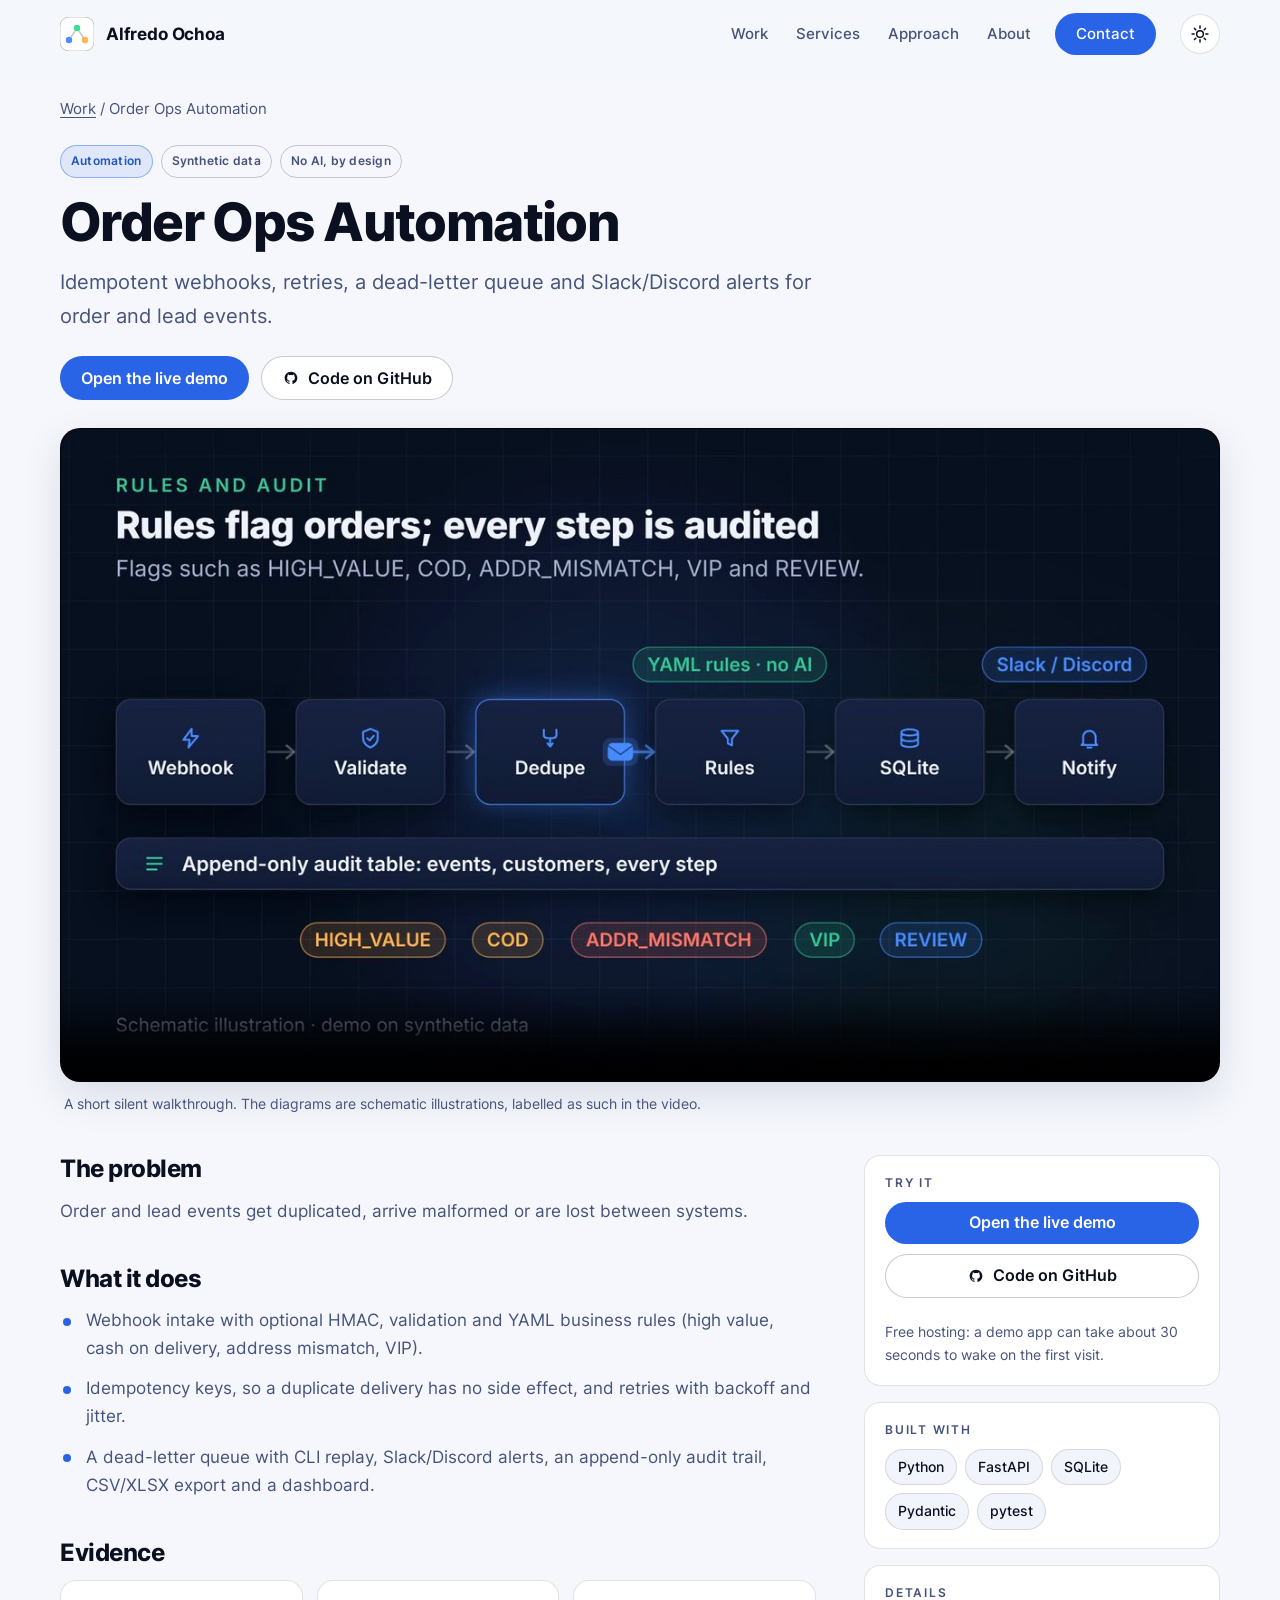
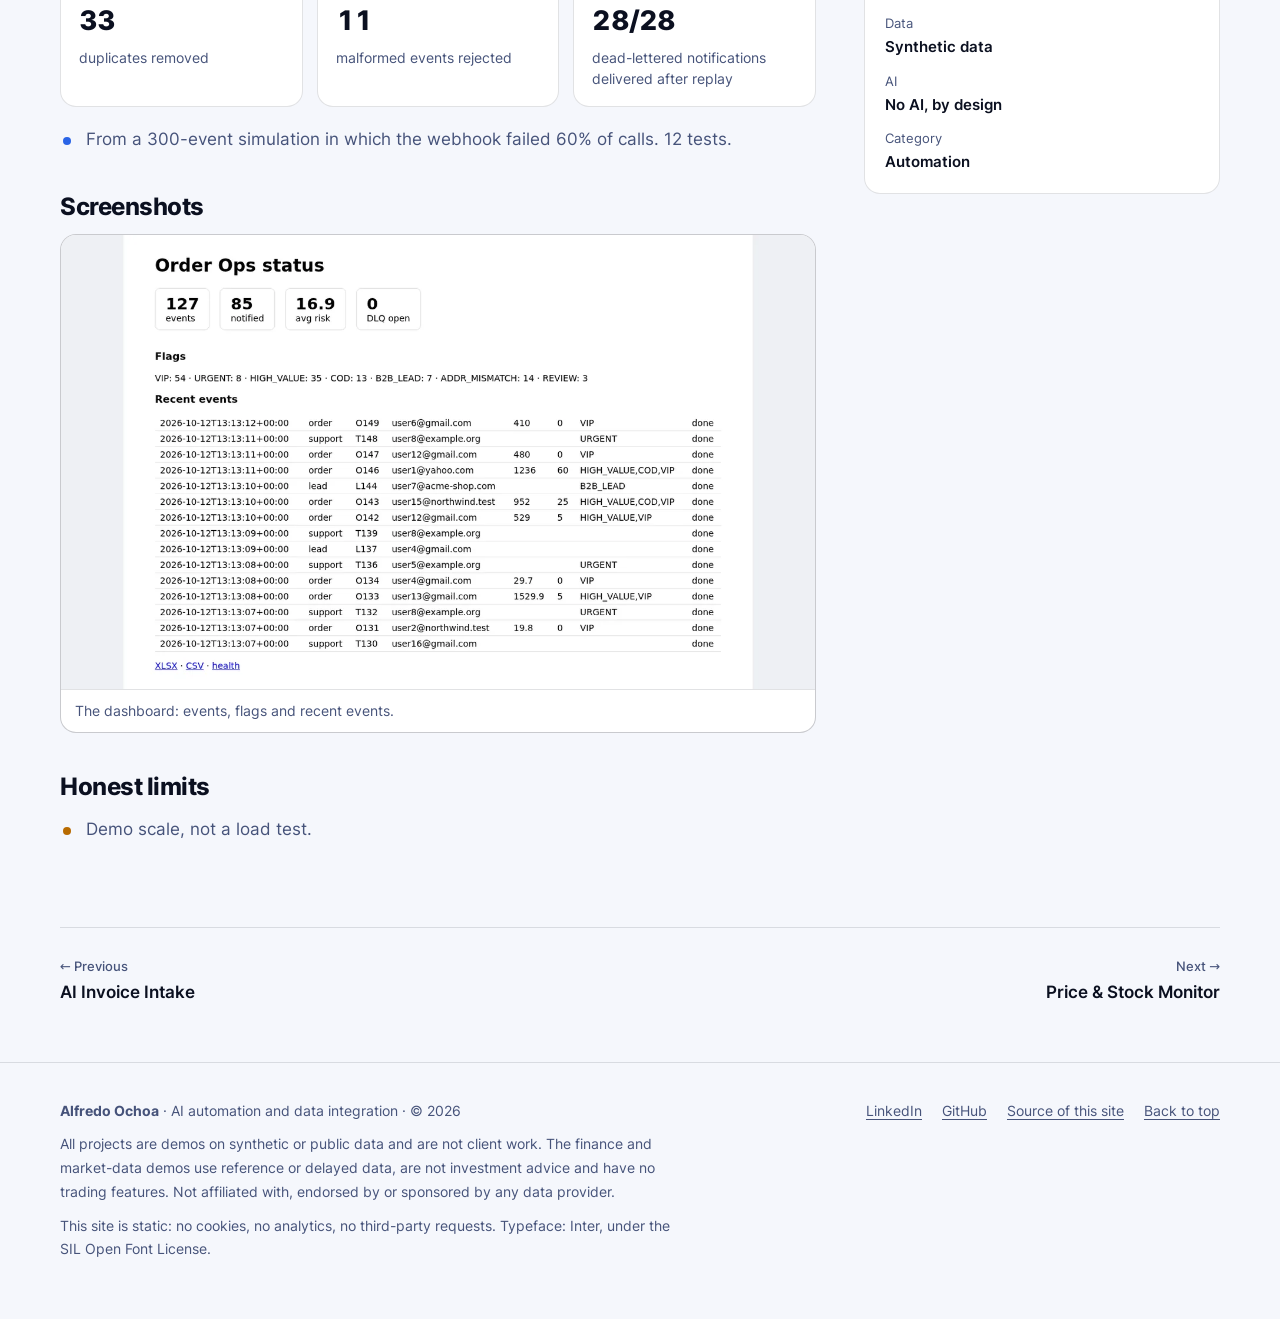
<file: projects/order-ops-automation/index.html>
<!doctype html>
<html lang="en">
<head>
<meta charset="utf-8">
<meta name="viewport" content="width=device-width, initial-scale=1">
<title>Order Ops Automation | Alfredo Ochoa</title>
<meta name="description" content="Idempotent webhooks, retries, a dead-letter queue and Slack/Discord alerts for order and lead events. Demo project by Alfredo Ochoa.">
<link rel="canonical" href="https://alfiochoa.github.io/projects/order-ops-automation/">
<meta name="color-scheme" content="dark light">
<meta name="theme-color" content="#0b1020" media="(prefers-color-scheme: dark)">
<meta name="theme-color" content="#f5f7fc" media="(prefers-color-scheme: light)">
<meta property="og:type" content="article">
<meta property="og:site_name" content="Alfredo Ochoa">
<meta property="og:title" content="Order Ops Automation | Alfredo Ochoa">
<meta property="og:description" content="Idempotent webhooks, retries, a dead-letter queue and Slack/Discord alerts for order and lead events. Demo project by Alfredo Ochoa.">
<meta property="og:url" content="https://alfiochoa.github.io/projects/order-ops-automation/">
<meta property="og:image" content="https://alfiochoa.github.io/media/poster/order-ops-automation.jpg">
<meta name="twitter:card" content="summary_large_image">
<link rel="icon" href="/assets/favicon.svg" type="image/svg+xml">
<link rel="preload" href="/assets/fonts/inter-latin-wght-normal.woff2" as="font" type="font/woff2" crossorigin>
<link rel="stylesheet" href="/assets/site.css">
<script>(function(){try{var t=localStorage.getItem('theme');if(t==='light'||t==='dark')document.documentElement.setAttribute('data-theme',t)}catch(e){}document.documentElement.className+=' js'})()</script>
<script type="application/ld+json">{"@context":"https://schema.org","@type":"SoftwareSourceCode","name":"Order Ops Automation","description":"Idempotent webhooks, retries, a dead-letter queue and Slack/Discord alerts for order and lead events.","codeRepository":"https://github.com/alfiochoa/order-ops-automation","author":{"@type":"Person","name":"Alfredo Ochoa","url":"https://alfiochoa.github.io/"}}</script>
</head>

<body id="top">
<a class="skip" href="#main">Skip to content</a>
<header class="site-header">
<div class="wrap bar">
<a class="brand" href="/" aria-label="Alfredo Ochoa, home"><svg viewBox="0 0 34 34" aria-hidden="true"><rect width="34" height="34" rx="9" style="fill:var(--card);stroke:var(--line-2)"/><path d="M9 23 L17 11 L25 23" fill="none" style="stroke:var(--line-2)" stroke-width="1.6"/><circle cx="9" cy="23" r="3.2" fill="#4f8cff"/><circle cx="17" cy="11" r="3.2" fill="#3ddc97"/><circle cx="25" cy="23" r="3.2" fill="#ffb454"/></svg><span>Alfredo Ochoa</span></a>
<nav class="nav" aria-label="Main"><a href="/#work">Work</a><a href="/#services">Services</a><a href="/#approach">Approach</a><a href="/#about">About</a><a class="btn btn-primary nav-cta" href="/#contact">Contact</a></nav>
<div class="bar-right">
<button class="icon-btn" id="theme-toggle" type="button" aria-label="Switch colour theme"><svg class="icon-moon" viewBox="0 0 24 24" aria-hidden="true" focusable="false"><path d="M20 14.5 A8.5 8.5 0 1 1 9.5 4 A7 7 0 0 0 20 14.5 Z"/></svg><svg class="icon-sun" viewBox="0 0 24 24" aria-hidden="true" focusable="false"><path d="M12 8 A4 4 0 1 0 12 16 A4 4 0 1 0 12 8 M12 2.5 V5 M12 19 V21.5 M2.5 12 H5 M19 12 H21.5 M5.3 5.3 L7 7 M17 17 L18.7 18.7 M5.3 18.7 L7 17 M17 7 L18.7 5.3"/></svg></button>
<details class="menu"><summary class="icon-btn" aria-label="Open menu"><svg class="" viewBox="0 0 24 24" aria-hidden="true" focusable="false"><path d="M4 7 H20 M4 12 H20 M4 17 H20"/></svg></summary><div class="menu-list"><a href="/#work">Work</a><a href="/#services">Services</a><a href="/#approach">Approach</a><a href="/#about">About</a><a href="/#contact">Contact</a></div></details>
</div>
</div>
</header>

<main id="main">
<div class="wrap crumbs"><a href="/#work">Work</a> / Order Ops Automation</div>
<section class="proj-hero" style="padding-bottom:32px"><div class="wrap">
<div class="badges"><span class="badge cat">Automation</span><span class="badge">Synthetic data</span><span class="badge">No AI, by design</span></div>
<h1>Order Ops Automation</h1><p class="lede">Idempotent webhooks, retries, a dead-letter queue and Slack/Discord alerts for order and lead events.</p>
<div class="cta-row"><a class="btn btn-primary" href="https://alfredo-ops-automation.streamlit.app/">Open the live demo</a><a class="btn btn-ghost" href="https://github.com/alfiochoa/order-ops-automation"><svg class="" viewBox="0 0 24 24" aria-hidden="true" focusable="false"><path d="M12 3.5 C7.3 3.5 3.5 7.3 3.5 12 C3.5 15.8 6 18.9 9.4 20 C9.8 20.1 10 19.8 10 19.5 V18 C7.7 18.5 7.2 16.9 7.2 16.9 C6.8 15.9 6.3 15.7 6.3 15.7 C5.5 15.2 6.4 15.2 6.4 15.2 C7.2 15.3 7.7 16 7.7 16 C8.4 17.3 9.6 16.9 10 16.7 C10.1 16.2 10.3 15.8 10.5 15.6 C8.7 15.4 6.8 14.7 6.8 11.6 C6.8 10.7 7.1 10 7.7 9.4 C7.6 9.2 7.3 8.4 7.7 7.3 C7.7 7.3 8.4 7.1 10 8.2 C10.7 8 11.3 7.9 12 7.9 C12.7 7.9 13.3 8 14 8.2 C15.6 7.1 16.3 7.3 16.3 7.3 C16.7 8.4 16.4 9.2 16.3 9.4 C16.9 10 17.2 10.7 17.2 11.6 C17.2 14.7 15.3 15.4 13.5 15.6 C13.8 15.9 14 16.3 14 17 V19.5 C14 19.8 14.2 20.1 14.6 20 C18 18.9 20.5 15.8 20.5 12 C20.5 7.3 16.7 3.5 12 3.5 Z"/></svg>Code on GitHub</a></div>
<div class="proj-video"><video controls preload="none" playsinline poster="/media/poster/order-ops-automation.jpg" aria-label="Walkthrough of Order Ops Automation"><source src="/media/video/order-ops-automation.mp4" type="video/mp4"></video></div>
<p class="vnote">A short silent walkthrough. The diagrams are schematic illustrations, labelled as such in the video.</p>
</div></section>
<div class="wrap proj-layout">
<div class="proj-main">
<h2>The problem</h2><p>Order and lead events get duplicated, arrive malformed or are lost between systems.</p>
<h2>What it does</h2><ul><li>Webhook intake with optional HMAC, validation and YAML business rules (high value, cash on delivery, address mismatch, VIP).</li><li>Idempotency keys, so a duplicate delivery has no side effect, and retries with backoff and jitter.</li><li>A dead-letter queue with CLI replay, Slack/Discord alerts, an append-only audit trail, CSV/XLSX export and a dashboard.</li></ul>
<h2>Evidence</h2><div class="tiles"><div class='tile'><b>33</b><span>duplicates removed</span></div><div class='tile'><b>11</b><span>malformed events rejected</span></div><div class='tile'><b>28/28</b><span>dead-lettered notifications delivered after replay</span></div></div><ul><li>From a 300-event simulation in which the webhook failed 60% of calls. 12 tests.</li></ul>
<h2>Screenshots</h2><div class="shots"><figure><a href="/media/img/order-ops-automation-1.webp"><img src="/media/img/order-ops-automation-1.webp" width="1280" height="769" loading="lazy" alt="Order Ops Automation: The dashboard: events, flags and recent events."></a><figcaption>The dashboard: events, flags and recent events.</figcaption></figure></div>
<h2>Honest limits</h2><ul class="limits"><li>Demo scale, not a load test.</li></ul>
</div>
<aside class="aside">
<div class="panel"><h2>Try it</h2><a class="btn btn-primary" href="https://alfredo-ops-automation.streamlit.app/">Open the live demo</a><a class="btn btn-ghost" href="https://github.com/alfiochoa/order-ops-automation"><svg class="" viewBox="0 0 24 24" aria-hidden="true" focusable="false"><path d="M12 3.5 C7.3 3.5 3.5 7.3 3.5 12 C3.5 15.8 6 18.9 9.4 20 C9.8 20.1 10 19.8 10 19.5 V18 C7.7 18.5 7.2 16.9 7.2 16.9 C6.8 15.9 6.3 15.7 6.3 15.7 C5.5 15.2 6.4 15.2 6.4 15.2 C7.2 15.3 7.7 16 7.7 16 C8.4 17.3 9.6 16.9 10 16.7 C10.1 16.2 10.3 15.8 10.5 15.6 C8.7 15.4 6.8 14.7 6.8 11.6 C6.8 10.7 7.1 10 7.7 9.4 C7.6 9.2 7.3 8.4 7.7 7.3 C7.7 7.3 8.4 7.1 10 8.2 C10.7 8 11.3 7.9 12 7.9 C12.7 7.9 13.3 8 14 8.2 C15.6 7.1 16.3 7.3 16.3 7.3 C16.7 8.4 16.4 9.2 16.3 9.4 C16.9 10 17.2 10.7 17.2 11.6 C17.2 14.7 15.3 15.4 13.5 15.6 C13.8 15.9 14 16.3 14 17 V19.5 C14 19.8 14.2 20.1 14.6 20 C18 18.9 20.5 15.8 20.5 12 C20.5 7.3 16.7 3.5 12 3.5 Z"/></svg>Code on GitHub</a>
<p class="vnote" style="margin:12px 0 0">Free hosting: a demo app can take about 30 seconds to wake on the first visit.</p></div>
<div class="panel"><h2>Built with</h2><div class="tags"><span class="tag">Python</span><span class="tag">FastAPI</span><span class="tag">SQLite</span><span class="tag">Pydantic</span><span class="tag">pytest</span></div></div>
<div class="panel"><h2>Details</h2><dl><div><dt>Data</dt><dd>Synthetic data</dd></div><div><dt>AI</dt><dd>No AI, by design</dd></div><div><dt>Category</dt><dd>Automation</dd></div></dl></div>
</aside></div>
<div class="wrap"><nav class="pn" aria-label="Other projects"><a href="/projects/ai-invoice-intake/"><small>&larr; Previous</small>AI Invoice Intake</a><a href="/projects/price-stock-monitor/"><small>Next &rarr;</small>Price &amp; Stock Monitor</a></nav></div>
</main>
<footer>
<div class="wrap cols">
<div>
<p><strong>Alfredo Ochoa</strong> &middot; AI automation and data integration &middot; &copy; 2026</p>
<p>All projects are demos on synthetic or public data and are not client work. The finance and market-data demos use reference or delayed data, are not investment advice and have no trading features. Not affiliated with, endorsed by or sponsored by any data provider.</p>
<p>This site is static: no cookies, no analytics, no third-party requests. Typeface: Inter, under the SIL Open Font License.</p>
</div>
<div class="links"><a href="https://www.linkedin.com/in/alfredochoa/">LinkedIn</a><a href="https://github.com/alfiochoa">GitHub</a><a href="https://github.com/alfiochoa/alfiochoa.github.io">Source of this site</a><a href="#top">Back to top</a></div>
</div>
</footer>
<script src="/assets/site.js" defer></script>
</body>
</html>
</file>
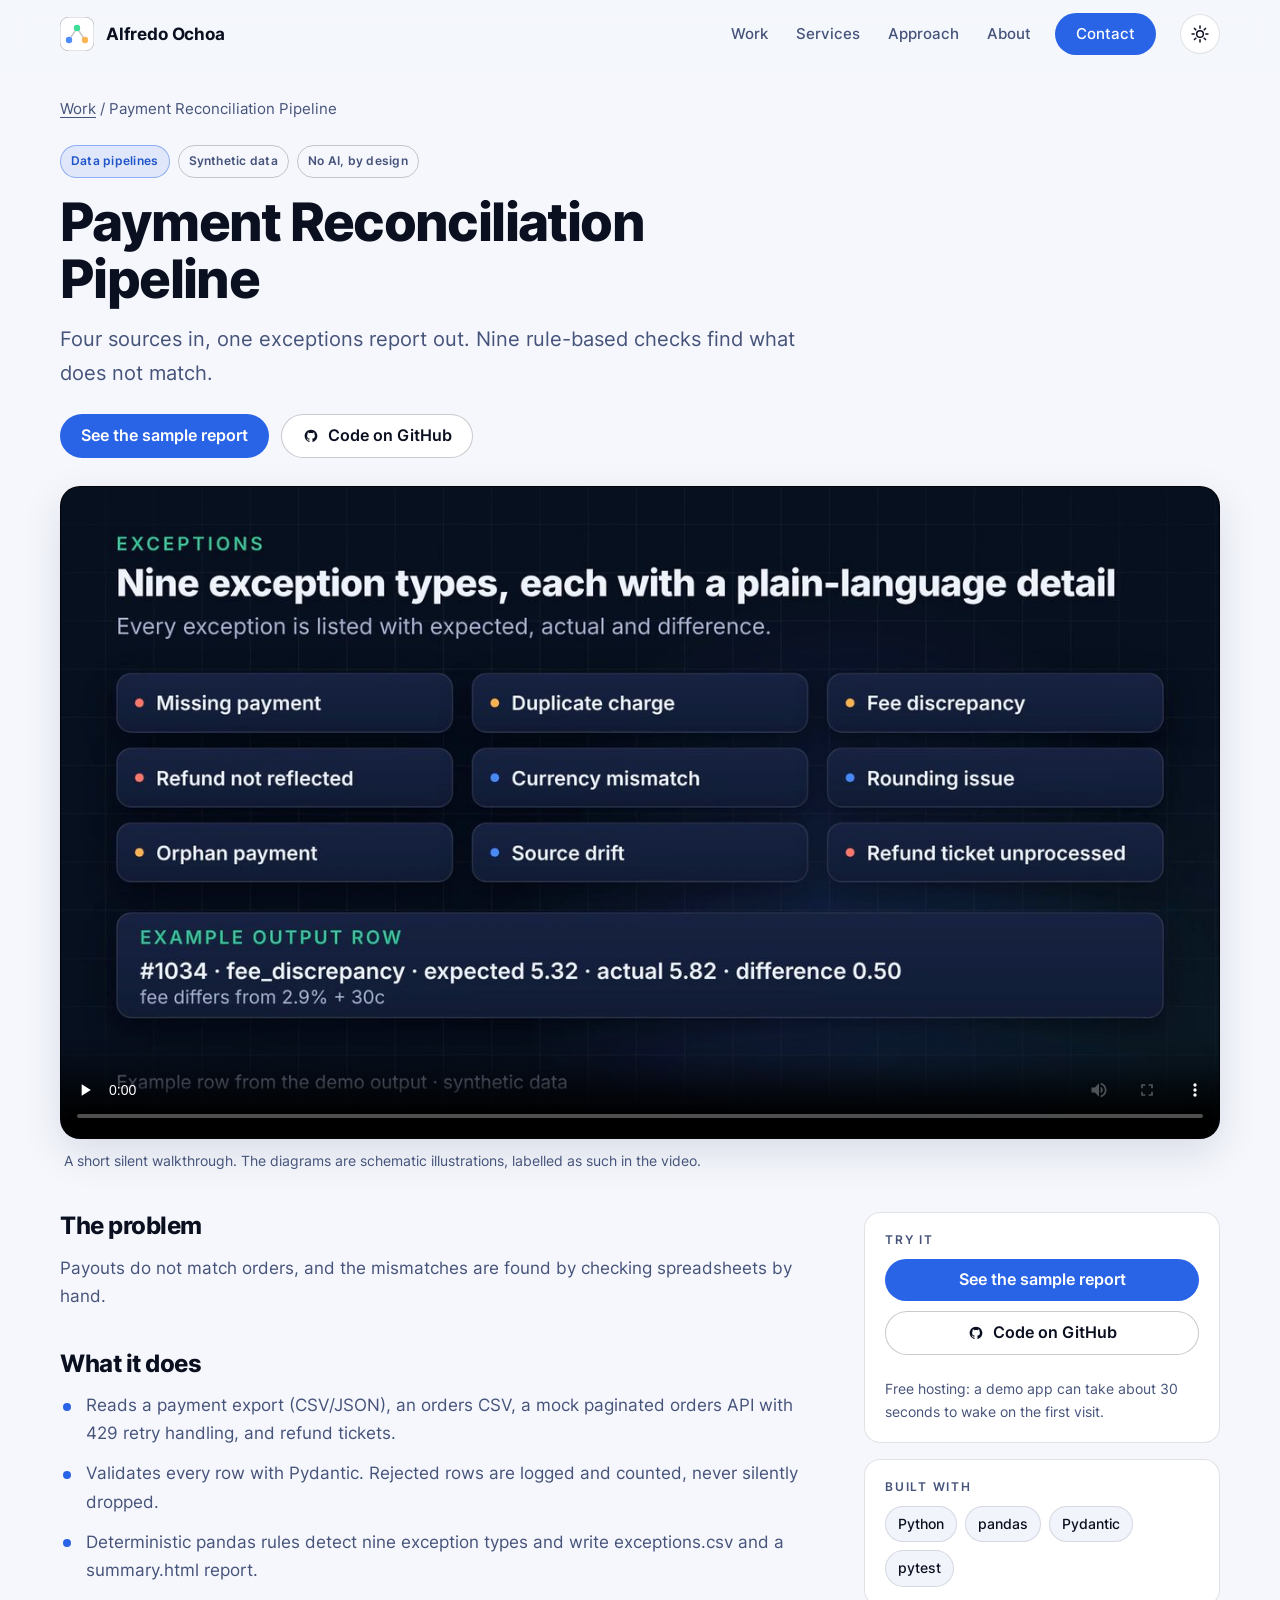
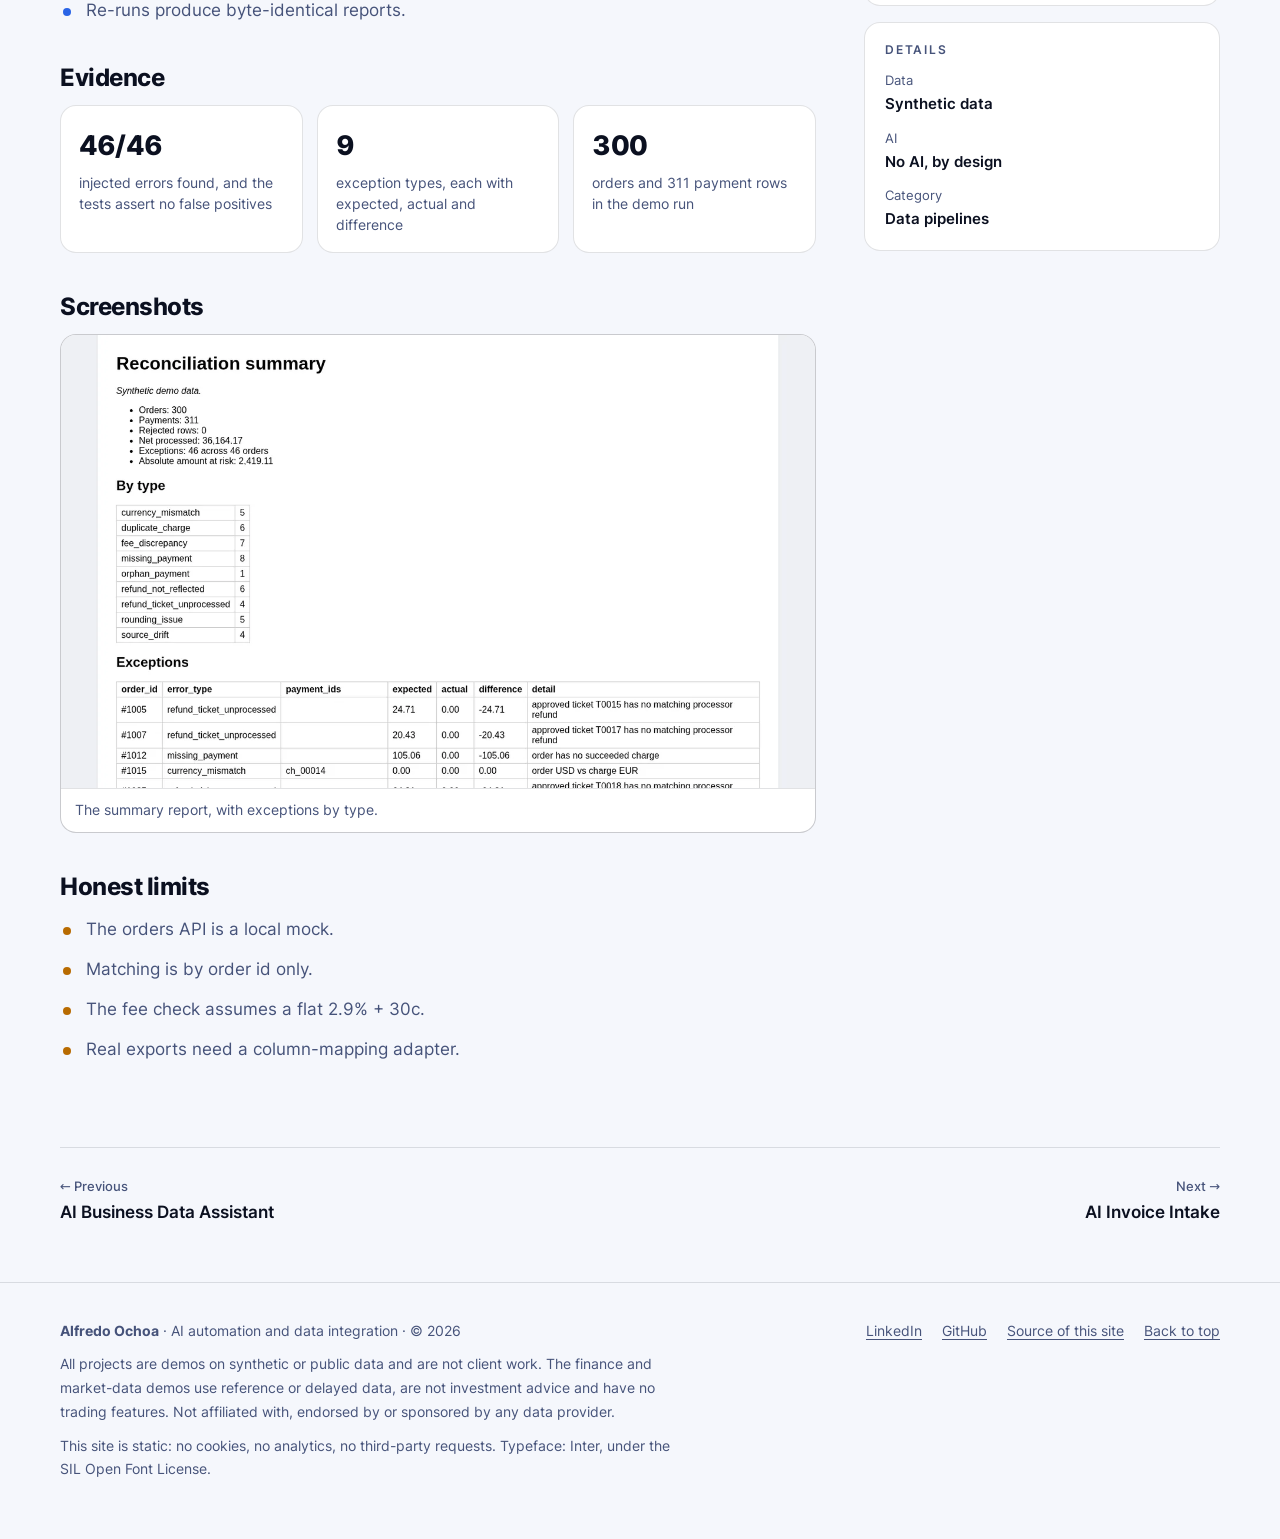
<file: projects/payment-reconciliation-pipeline/index.html>
<!doctype html>
<html lang="en">
<head>
<meta charset="utf-8">
<meta name="viewport" content="width=device-width, initial-scale=1">
<title>Payment Reconciliation Pipeline | Alfredo Ochoa</title>
<meta name="description" content="Four sources in, one exceptions report out. Nine rule-based checks find what does not match. Demo project by Alfredo Ochoa.">
<link rel="canonical" href="https://alfiochoa.github.io/projects/payment-reconciliation-pipeline/">
<meta name="color-scheme" content="dark light">
<meta name="theme-color" content="#0b1020" media="(prefers-color-scheme: dark)">
<meta name="theme-color" content="#f5f7fc" media="(prefers-color-scheme: light)">
<meta property="og:type" content="article">
<meta property="og:site_name" content="Alfredo Ochoa">
<meta property="og:title" content="Payment Reconciliation Pipeline | Alfredo Ochoa">
<meta property="og:description" content="Four sources in, one exceptions report out. Nine rule-based checks find what does not match. Demo project by Alfredo Ochoa.">
<meta property="og:url" content="https://alfiochoa.github.io/projects/payment-reconciliation-pipeline/">
<meta property="og:image" content="https://alfiochoa.github.io/media/poster/payment-reconciliation-pipeline.jpg">
<meta name="twitter:card" content="summary_large_image">
<link rel="icon" href="/assets/favicon.svg" type="image/svg+xml">
<link rel="preload" href="/assets/fonts/inter-latin-wght-normal.woff2" as="font" type="font/woff2" crossorigin>
<link rel="stylesheet" href="/assets/site.css">
<script>(function(){try{var t=localStorage.getItem('theme');if(t==='light'||t==='dark')document.documentElement.setAttribute('data-theme',t)}catch(e){}document.documentElement.className+=' js'})()</script>
<script type="application/ld+json">{"@context":"https://schema.org","@type":"SoftwareSourceCode","name":"Payment Reconciliation Pipeline","description":"Four sources in, one exceptions report out. Nine rule-based checks find what does not match.","codeRepository":"https://github.com/alfiochoa/payment-reconciliation-pipeline","author":{"@type":"Person","name":"Alfredo Ochoa","url":"https://alfiochoa.github.io/"}}</script>
</head>

<body id="top">
<a class="skip" href="#main">Skip to content</a>
<header class="site-header">
<div class="wrap bar">
<a class="brand" href="/" aria-label="Alfredo Ochoa, home"><svg viewBox="0 0 34 34" aria-hidden="true"><rect width="34" height="34" rx="9" style="fill:var(--card);stroke:var(--line-2)"/><path d="M9 23 L17 11 L25 23" fill="none" style="stroke:var(--line-2)" stroke-width="1.6"/><circle cx="9" cy="23" r="3.2" fill="#4f8cff"/><circle cx="17" cy="11" r="3.2" fill="#3ddc97"/><circle cx="25" cy="23" r="3.2" fill="#ffb454"/></svg><span>Alfredo Ochoa</span></a>
<nav class="nav" aria-label="Main"><a href="/#work">Work</a><a href="/#services">Services</a><a href="/#approach">Approach</a><a href="/#about">About</a><a class="btn btn-primary nav-cta" href="/#contact">Contact</a></nav>
<div class="bar-right">
<button class="icon-btn" id="theme-toggle" type="button" aria-label="Switch colour theme"><svg class="icon-moon" viewBox="0 0 24 24" aria-hidden="true" focusable="false"><path d="M20 14.5 A8.5 8.5 0 1 1 9.5 4 A7 7 0 0 0 20 14.5 Z"/></svg><svg class="icon-sun" viewBox="0 0 24 24" aria-hidden="true" focusable="false"><path d="M12 8 A4 4 0 1 0 12 16 A4 4 0 1 0 12 8 M12 2.5 V5 M12 19 V21.5 M2.5 12 H5 M19 12 H21.5 M5.3 5.3 L7 7 M17 17 L18.7 18.7 M5.3 18.7 L7 17 M17 7 L18.7 5.3"/></svg></button>
<details class="menu"><summary class="icon-btn" aria-label="Open menu"><svg class="" viewBox="0 0 24 24" aria-hidden="true" focusable="false"><path d="M4 7 H20 M4 12 H20 M4 17 H20"/></svg></summary><div class="menu-list"><a href="/#work">Work</a><a href="/#services">Services</a><a href="/#approach">Approach</a><a href="/#about">About</a><a href="/#contact">Contact</a></div></details>
</div>
</div>
</header>

<main id="main">
<div class="wrap crumbs"><a href="/#work">Work</a> / Payment Reconciliation Pipeline</div>
<section class="proj-hero" style="padding-bottom:32px"><div class="wrap">
<div class="badges"><span class="badge cat">Data pipelines</span><span class="badge">Synthetic data</span><span class="badge">No AI, by design</span></div>
<h1>Payment Reconciliation Pipeline</h1><p class="lede">Four sources in, one exceptions report out. Nine rule-based checks find what does not match.</p>
<div class="cta-row"><a class="btn btn-primary" href="https://alfiochoa.github.io/payment-reconciliation-pipeline/">See the sample report</a><a class="btn btn-ghost" href="https://github.com/alfiochoa/payment-reconciliation-pipeline"><svg class="" viewBox="0 0 24 24" aria-hidden="true" focusable="false"><path d="M12 3.5 C7.3 3.5 3.5 7.3 3.5 12 C3.5 15.8 6 18.9 9.4 20 C9.8 20.1 10 19.8 10 19.5 V18 C7.7 18.5 7.2 16.9 7.2 16.9 C6.8 15.9 6.3 15.7 6.3 15.7 C5.5 15.2 6.4 15.2 6.4 15.2 C7.2 15.3 7.7 16 7.7 16 C8.4 17.3 9.6 16.9 10 16.7 C10.1 16.2 10.3 15.8 10.5 15.6 C8.7 15.4 6.8 14.7 6.8 11.6 C6.8 10.7 7.1 10 7.7 9.4 C7.6 9.2 7.3 8.4 7.7 7.3 C7.7 7.3 8.4 7.1 10 8.2 C10.7 8 11.3 7.9 12 7.9 C12.7 7.9 13.3 8 14 8.2 C15.6 7.1 16.3 7.3 16.3 7.3 C16.7 8.4 16.4 9.2 16.3 9.4 C16.9 10 17.2 10.7 17.2 11.6 C17.2 14.7 15.3 15.4 13.5 15.6 C13.8 15.9 14 16.3 14 17 V19.5 C14 19.8 14.2 20.1 14.6 20 C18 18.9 20.5 15.8 20.5 12 C20.5 7.3 16.7 3.5 12 3.5 Z"/></svg>Code on GitHub</a></div>
<div class="proj-video"><video controls preload="none" playsinline poster="/media/poster/payment-reconciliation-pipeline.jpg" aria-label="Walkthrough of Payment Reconciliation Pipeline"><source src="/media/video/payment-reconciliation-pipeline.mp4" type="video/mp4"></video></div>
<p class="vnote">A short silent walkthrough. The diagrams are schematic illustrations, labelled as such in the video.</p>
</div></section>
<div class="wrap proj-layout">
<div class="proj-main">
<h2>The problem</h2><p>Payouts do not match orders, and the mismatches are found by checking spreadsheets by hand.</p>
<h2>What it does</h2><ul><li>Reads a payment export (CSV/JSON), an orders CSV, a mock paginated orders API with 429 retry handling, and refund tickets.</li><li>Validates every row with Pydantic. Rejected rows are logged and counted, never silently dropped.</li><li>Deterministic pandas rules detect nine exception types and write exceptions.csv and a summary.html report.</li><li>Re-runs produce byte-identical reports.</li></ul>
<h2>Evidence</h2><div class="tiles"><div class='tile'><b>46/46</b><span>injected errors found, and the tests assert no false positives</span></div><div class='tile'><b>9</b><span>exception types, each with expected, actual and difference</span></div><div class='tile'><b>300</b><span>orders and 311 payment rows in the demo run</span></div></div>
<h2>Screenshots</h2><div class="shots"><figure><a href="/media/img/payment-reconciliation-pipeline-1.webp"><img src="/media/img/payment-reconciliation-pipeline-1.webp" width="1280" height="769" loading="lazy" alt="Payment Reconciliation Pipeline: The summary report, with exceptions by type."></a><figcaption>The summary report, with exceptions by type.</figcaption></figure></div>
<h2>Honest limits</h2><ul class="limits"><li>The orders API is a local mock.</li><li>Matching is by order id only.</li><li>The fee check assumes a flat 2.9% + 30c.</li><li>Real exports need a column-mapping adapter.</li></ul>
</div>
<aside class="aside">
<div class="panel"><h2>Try it</h2><a class="btn btn-primary" href="https://alfiochoa.github.io/payment-reconciliation-pipeline/">See the sample report</a><a class="btn btn-ghost" href="https://github.com/alfiochoa/payment-reconciliation-pipeline"><svg class="" viewBox="0 0 24 24" aria-hidden="true" focusable="false"><path d="M12 3.5 C7.3 3.5 3.5 7.3 3.5 12 C3.5 15.8 6 18.9 9.4 20 C9.8 20.1 10 19.8 10 19.5 V18 C7.7 18.5 7.2 16.9 7.2 16.9 C6.8 15.9 6.3 15.7 6.3 15.7 C5.5 15.2 6.4 15.2 6.4 15.2 C7.2 15.3 7.7 16 7.7 16 C8.4 17.3 9.6 16.9 10 16.7 C10.1 16.2 10.3 15.8 10.5 15.6 C8.7 15.4 6.8 14.7 6.8 11.6 C6.8 10.7 7.1 10 7.7 9.4 C7.6 9.2 7.3 8.4 7.7 7.3 C7.7 7.3 8.4 7.1 10 8.2 C10.7 8 11.3 7.9 12 7.9 C12.7 7.9 13.3 8 14 8.2 C15.6 7.1 16.3 7.3 16.3 7.3 C16.7 8.4 16.4 9.2 16.3 9.4 C16.9 10 17.2 10.7 17.2 11.6 C17.2 14.7 15.3 15.4 13.5 15.6 C13.8 15.9 14 16.3 14 17 V19.5 C14 19.8 14.2 20.1 14.6 20 C18 18.9 20.5 15.8 20.5 12 C20.5 7.3 16.7 3.5 12 3.5 Z"/></svg>Code on GitHub</a>
<p class="vnote" style="margin:12px 0 0">Free hosting: a demo app can take about 30 seconds to wake on the first visit.</p></div>
<div class="panel"><h2>Built with</h2><div class="tags"><span class="tag">Python</span><span class="tag">pandas</span><span class="tag">Pydantic</span><span class="tag">pytest</span></div></div>
<div class="panel"><h2>Details</h2><dl><div><dt>Data</dt><dd>Synthetic data</dd></div><div><dt>AI</dt><dd>No AI, by design</dd></div><div><dt>Category</dt><dd>Data pipelines</dd></div></dl></div>
</aside></div>
<div class="wrap"><nav class="pn" aria-label="Other projects"><a href="/projects/ai-business-data-assistant/"><small>&larr; Previous</small>AI Business Data Assistant</a><a href="/projects/ai-invoice-intake/"><small>Next &rarr;</small>AI Invoice Intake</a></nav></div>
</main>
<footer>
<div class="wrap cols">
<div>
<p><strong>Alfredo Ochoa</strong> &middot; AI automation and data integration &middot; &copy; 2026</p>
<p>All projects are demos on synthetic or public data and are not client work. The finance and market-data demos use reference or delayed data, are not investment advice and have no trading features. Not affiliated with, endorsed by or sponsored by any data provider.</p>
<p>This site is static: no cookies, no analytics, no third-party requests. Typeface: Inter, under the SIL Open Font License.</p>
</div>
<div class="links"><a href="https://www.linkedin.com/in/alfredochoa/">LinkedIn</a><a href="https://github.com/alfiochoa">GitHub</a><a href="https://github.com/alfiochoa/alfiochoa.github.io">Source of this site</a><a href="#top">Back to top</a></div>
</div>
</footer>
<script src="/assets/site.js" defer></script>
</body>
</html>
</file>
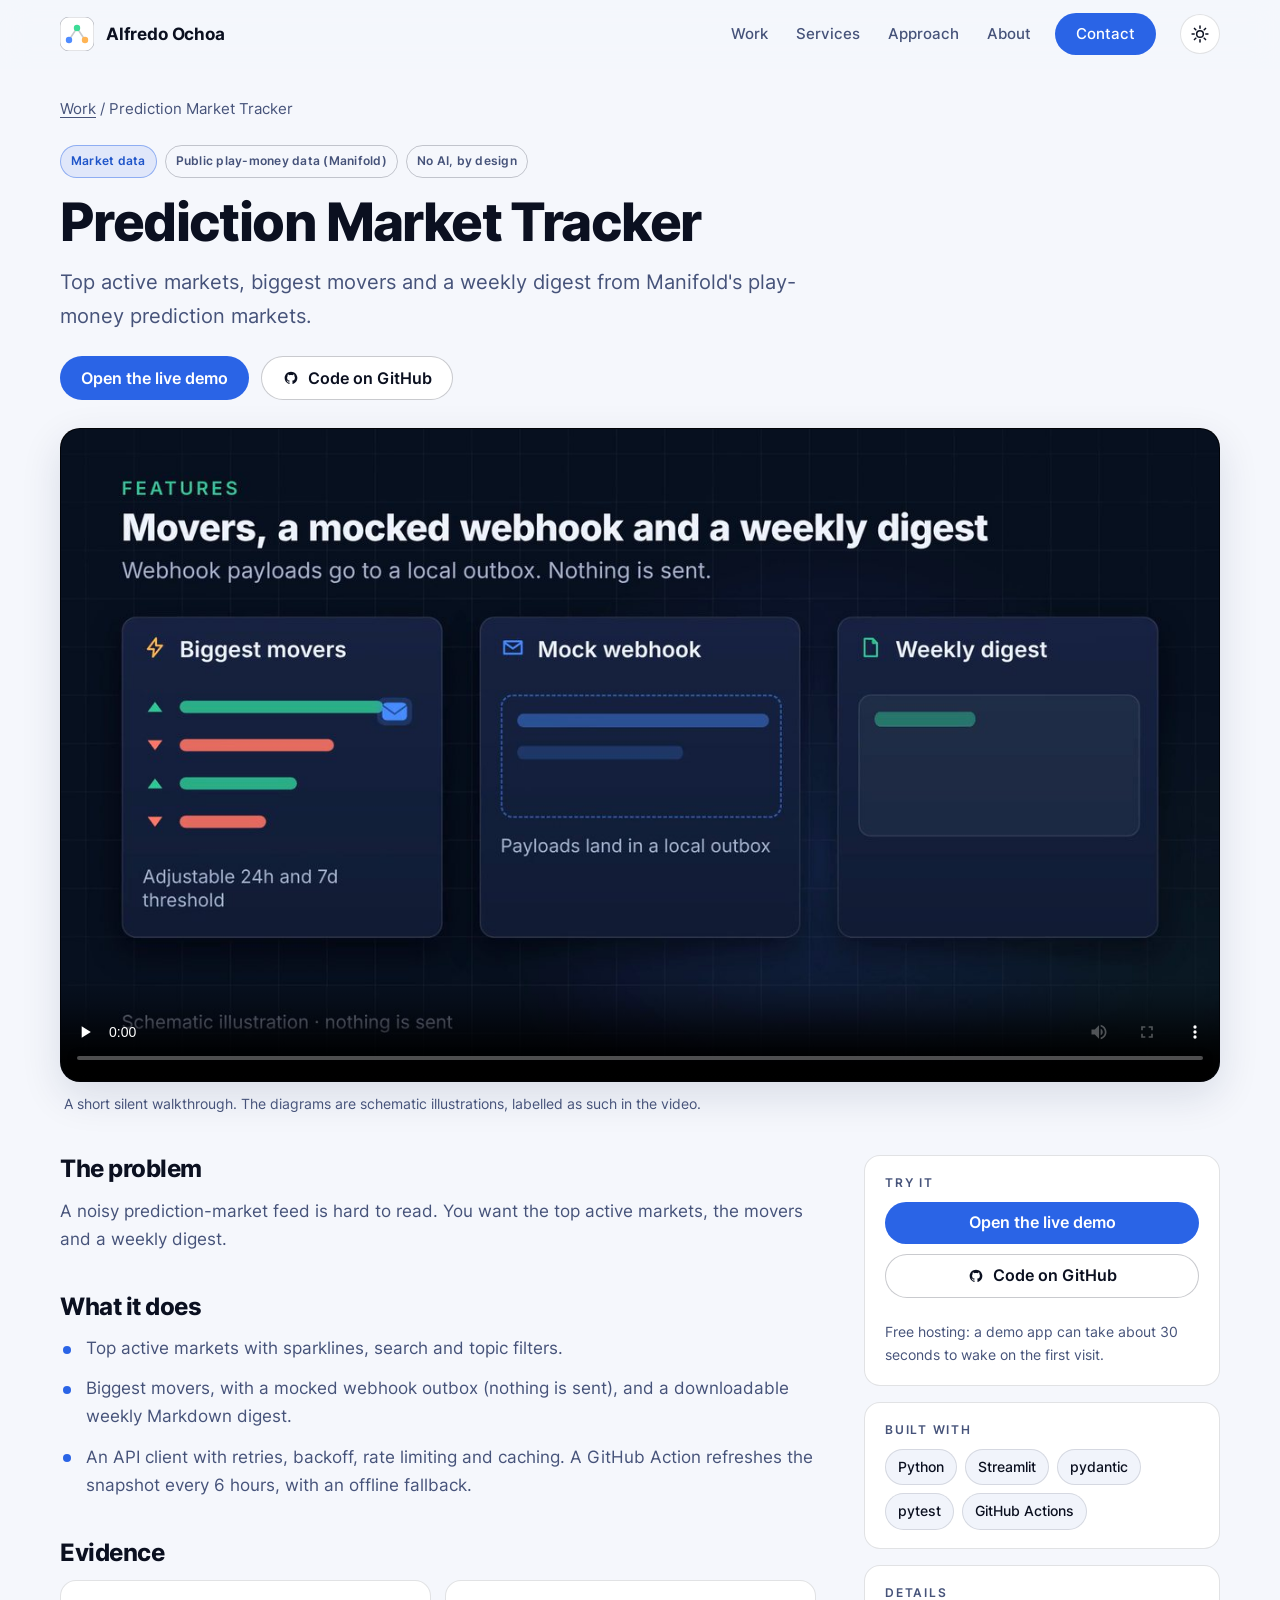
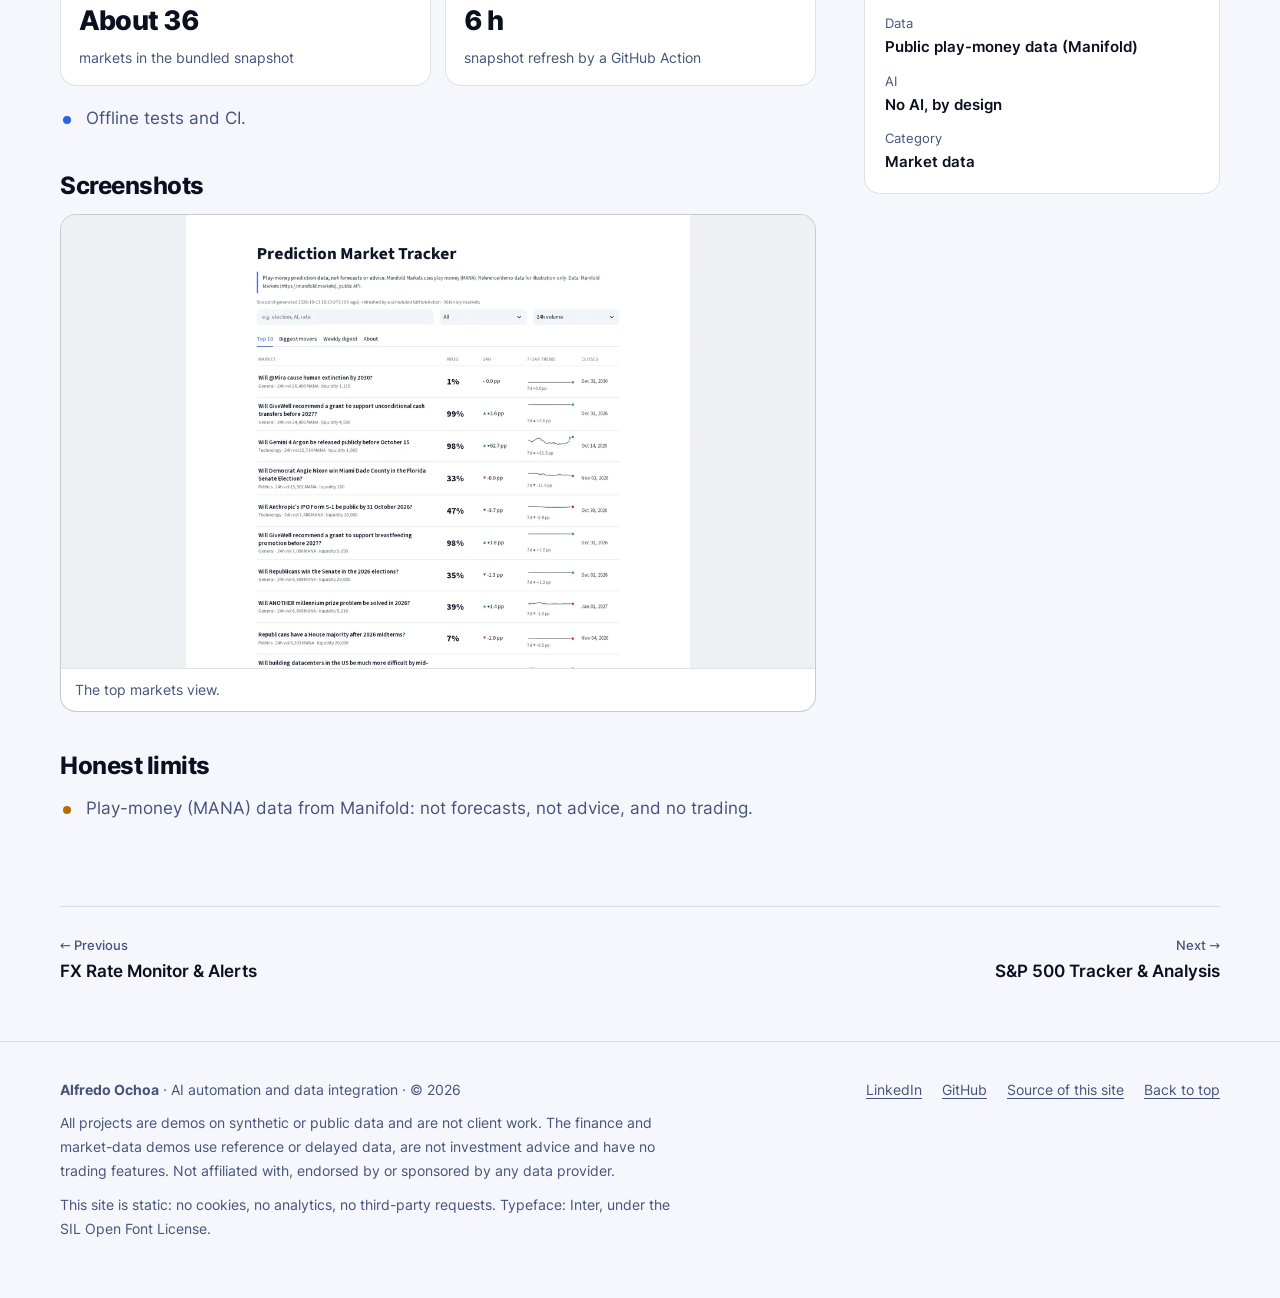
<file: projects/prediction-market-tracker/index.html>
<!doctype html>
<html lang="en">
<head>
<meta charset="utf-8">
<meta name="viewport" content="width=device-width, initial-scale=1">
<title>Prediction Market Tracker | Alfredo Ochoa</title>
<meta name="description" content="Top active markets, biggest movers and a weekly digest from Manifold&#x27;s play-money prediction markets. Demo project by Alfredo Ochoa.">
<link rel="canonical" href="https://alfiochoa.github.io/projects/prediction-market-tracker/">
<meta name="color-scheme" content="dark light">
<meta name="theme-color" content="#0b1020" media="(prefers-color-scheme: dark)">
<meta name="theme-color" content="#f5f7fc" media="(prefers-color-scheme: light)">
<meta property="og:type" content="article">
<meta property="og:site_name" content="Alfredo Ochoa">
<meta property="og:title" content="Prediction Market Tracker | Alfredo Ochoa">
<meta property="og:description" content="Top active markets, biggest movers and a weekly digest from Manifold&#x27;s play-money prediction markets. Demo project by Alfredo Ochoa.">
<meta property="og:url" content="https://alfiochoa.github.io/projects/prediction-market-tracker/">
<meta property="og:image" content="https://alfiochoa.github.io/media/poster/prediction-market-tracker.jpg">
<meta name="twitter:card" content="summary_large_image">
<link rel="icon" href="/assets/favicon.svg" type="image/svg+xml">
<link rel="preload" href="/assets/fonts/inter-latin-wght-normal.woff2" as="font" type="font/woff2" crossorigin>
<link rel="stylesheet" href="/assets/site.css">
<script>(function(){try{var t=localStorage.getItem('theme');if(t==='light'||t==='dark')document.documentElement.setAttribute('data-theme',t)}catch(e){}document.documentElement.className+=' js'})()</script>
<script type="application/ld+json">{"@context":"https://schema.org","@type":"SoftwareSourceCode","name":"Prediction Market Tracker","description":"Top active markets, biggest movers and a weekly digest from Manifold's play-money prediction markets.","codeRepository":"https://github.com/alfiochoa/prediction-market-tracker","author":{"@type":"Person","name":"Alfredo Ochoa","url":"https://alfiochoa.github.io/"}}</script>
</head>

<body id="top">
<a class="skip" href="#main">Skip to content</a>
<header class="site-header">
<div class="wrap bar">
<a class="brand" href="/" aria-label="Alfredo Ochoa, home"><svg viewBox="0 0 34 34" aria-hidden="true"><rect width="34" height="34" rx="9" style="fill:var(--card);stroke:var(--line-2)"/><path d="M9 23 L17 11 L25 23" fill="none" style="stroke:var(--line-2)" stroke-width="1.6"/><circle cx="9" cy="23" r="3.2" fill="#4f8cff"/><circle cx="17" cy="11" r="3.2" fill="#3ddc97"/><circle cx="25" cy="23" r="3.2" fill="#ffb454"/></svg><span>Alfredo Ochoa</span></a>
<nav class="nav" aria-label="Main"><a href="/#work">Work</a><a href="/#services">Services</a><a href="/#approach">Approach</a><a href="/#about">About</a><a class="btn btn-primary nav-cta" href="/#contact">Contact</a></nav>
<div class="bar-right">
<button class="icon-btn" id="theme-toggle" type="button" aria-label="Switch colour theme"><svg class="icon-moon" viewBox="0 0 24 24" aria-hidden="true" focusable="false"><path d="M20 14.5 A8.5 8.5 0 1 1 9.5 4 A7 7 0 0 0 20 14.5 Z"/></svg><svg class="icon-sun" viewBox="0 0 24 24" aria-hidden="true" focusable="false"><path d="M12 8 A4 4 0 1 0 12 16 A4 4 0 1 0 12 8 M12 2.5 V5 M12 19 V21.5 M2.5 12 H5 M19 12 H21.5 M5.3 5.3 L7 7 M17 17 L18.7 18.7 M5.3 18.7 L7 17 M17 7 L18.7 5.3"/></svg></button>
<details class="menu"><summary class="icon-btn" aria-label="Open menu"><svg class="" viewBox="0 0 24 24" aria-hidden="true" focusable="false"><path d="M4 7 H20 M4 12 H20 M4 17 H20"/></svg></summary><div class="menu-list"><a href="/#work">Work</a><a href="/#services">Services</a><a href="/#approach">Approach</a><a href="/#about">About</a><a href="/#contact">Contact</a></div></details>
</div>
</div>
</header>

<main id="main">
<div class="wrap crumbs"><a href="/#work">Work</a> / Prediction Market Tracker</div>
<section class="proj-hero" style="padding-bottom:32px"><div class="wrap">
<div class="badges"><span class="badge cat">Market data</span><span class="badge">Public play-money data (Manifold)</span><span class="badge">No AI, by design</span></div>
<h1>Prediction Market Tracker</h1><p class="lede">Top active markets, biggest movers and a weekly digest from Manifold&#x27;s play-money prediction markets.</p>
<div class="cta-row"><a class="btn btn-primary" href="https://prediction-market-tracker.streamlit.app/">Open the live demo</a><a class="btn btn-ghost" href="https://github.com/alfiochoa/prediction-market-tracker"><svg class="" viewBox="0 0 24 24" aria-hidden="true" focusable="false"><path d="M12 3.5 C7.3 3.5 3.5 7.3 3.5 12 C3.5 15.8 6 18.9 9.4 20 C9.8 20.1 10 19.8 10 19.5 V18 C7.7 18.5 7.2 16.9 7.2 16.9 C6.8 15.9 6.3 15.7 6.3 15.7 C5.5 15.2 6.4 15.2 6.4 15.2 C7.2 15.3 7.7 16 7.7 16 C8.4 17.3 9.6 16.9 10 16.7 C10.1 16.2 10.3 15.8 10.5 15.6 C8.7 15.4 6.8 14.7 6.8 11.6 C6.8 10.7 7.1 10 7.7 9.4 C7.6 9.2 7.3 8.4 7.7 7.3 C7.7 7.3 8.4 7.1 10 8.2 C10.7 8 11.3 7.9 12 7.9 C12.7 7.9 13.3 8 14 8.2 C15.6 7.1 16.3 7.3 16.3 7.3 C16.7 8.4 16.4 9.2 16.3 9.4 C16.9 10 17.2 10.7 17.2 11.6 C17.2 14.7 15.3 15.4 13.5 15.6 C13.8 15.9 14 16.3 14 17 V19.5 C14 19.8 14.2 20.1 14.6 20 C18 18.9 20.5 15.8 20.5 12 C20.5 7.3 16.7 3.5 12 3.5 Z"/></svg>Code on GitHub</a></div>
<div class="proj-video"><video controls preload="none" playsinline poster="/media/poster/prediction-market-tracker.jpg" aria-label="Walkthrough of Prediction Market Tracker"><source src="/media/video/prediction-market-tracker.mp4" type="video/mp4"></video></div>
<p class="vnote">A short silent walkthrough. The diagrams are schematic illustrations, labelled as such in the video.</p>
</div></section>
<div class="wrap proj-layout">
<div class="proj-main">
<h2>The problem</h2><p>A noisy prediction-market feed is hard to read. You want the top active markets, the movers and a weekly digest.</p>
<h2>What it does</h2><ul><li>Top active markets with sparklines, search and topic filters.</li><li>Biggest movers, with a mocked webhook outbox (nothing is sent), and a downloadable weekly Markdown digest.</li><li>An API client with retries, backoff, rate limiting and caching. A GitHub Action refreshes the snapshot every 6 hours, with an offline fallback.</li></ul>
<h2>Evidence</h2><div class="tiles"><div class='tile'><b>About 36</b><span>markets in the bundled snapshot</span></div><div class='tile'><b>6 h</b><span>snapshot refresh by a GitHub Action</span></div></div><ul><li>Offline tests and CI.</li></ul>
<h2>Screenshots</h2><div class="shots"><figure><a href="/media/img/prediction-market-tracker-1.webp"><img src="/media/img/prediction-market-tracker-1.webp" width="1280" height="769" loading="lazy" alt="Prediction Market Tracker: The top markets view."></a><figcaption>The top markets view.</figcaption></figure></div>
<h2>Honest limits</h2><ul class="limits"><li>Play-money (MANA) data from Manifold: not forecasts, not advice, and no trading.</li></ul>
</div>
<aside class="aside">
<div class="panel"><h2>Try it</h2><a class="btn btn-primary" href="https://prediction-market-tracker.streamlit.app/">Open the live demo</a><a class="btn btn-ghost" href="https://github.com/alfiochoa/prediction-market-tracker"><svg class="" viewBox="0 0 24 24" aria-hidden="true" focusable="false"><path d="M12 3.5 C7.3 3.5 3.5 7.3 3.5 12 C3.5 15.8 6 18.9 9.4 20 C9.8 20.1 10 19.8 10 19.5 V18 C7.7 18.5 7.2 16.9 7.2 16.9 C6.8 15.9 6.3 15.7 6.3 15.7 C5.5 15.2 6.4 15.2 6.4 15.2 C7.2 15.3 7.7 16 7.7 16 C8.4 17.3 9.6 16.9 10 16.7 C10.1 16.2 10.3 15.8 10.5 15.6 C8.7 15.4 6.8 14.7 6.8 11.6 C6.8 10.7 7.1 10 7.7 9.4 C7.6 9.2 7.3 8.4 7.7 7.3 C7.7 7.3 8.4 7.1 10 8.2 C10.7 8 11.3 7.9 12 7.9 C12.7 7.9 13.3 8 14 8.2 C15.6 7.1 16.3 7.3 16.3 7.3 C16.7 8.4 16.4 9.2 16.3 9.4 C16.9 10 17.2 10.7 17.2 11.6 C17.2 14.7 15.3 15.4 13.5 15.6 C13.8 15.9 14 16.3 14 17 V19.5 C14 19.8 14.2 20.1 14.6 20 C18 18.9 20.5 15.8 20.5 12 C20.5 7.3 16.7 3.5 12 3.5 Z"/></svg>Code on GitHub</a>
<p class="vnote" style="margin:12px 0 0">Free hosting: a demo app can take about 30 seconds to wake on the first visit.</p></div>
<div class="panel"><h2>Built with</h2><div class="tags"><span class="tag">Python</span><span class="tag">Streamlit</span><span class="tag">pydantic</span><span class="tag">pytest</span><span class="tag">GitHub Actions</span></div></div>
<div class="panel"><h2>Details</h2><dl><div><dt>Data</dt><dd>Public play-money data (Manifold)</dd></div><div><dt>AI</dt><dd>No AI, by design</dd></div><div><dt>Category</dt><dd>Market data</dd></div></dl></div>
</aside></div>
<div class="wrap"><nav class="pn" aria-label="Other projects"><a href="/projects/fx-rate-monitor/"><small>&larr; Previous</small>FX Rate Monitor &amp; Alerts</a><a href="/projects/sp500-tracker/"><small>Next &rarr;</small>S&amp;P 500 Tracker &amp; Analysis</a></nav></div>
</main>
<footer>
<div class="wrap cols">
<div>
<p><strong>Alfredo Ochoa</strong> &middot; AI automation and data integration &middot; &copy; 2026</p>
<p>All projects are demos on synthetic or public data and are not client work. The finance and market-data demos use reference or delayed data, are not investment advice and have no trading features. Not affiliated with, endorsed by or sponsored by any data provider.</p>
<p>This site is static: no cookies, no analytics, no third-party requests. Typeface: Inter, under the SIL Open Font License.</p>
</div>
<div class="links"><a href="https://www.linkedin.com/in/alfredochoa/">LinkedIn</a><a href="https://github.com/alfiochoa">GitHub</a><a href="https://github.com/alfiochoa/alfiochoa.github.io">Source of this site</a><a href="#top">Back to top</a></div>
</div>
</footer>
<script src="/assets/site.js" defer></script>
</body>
</html>
</file>
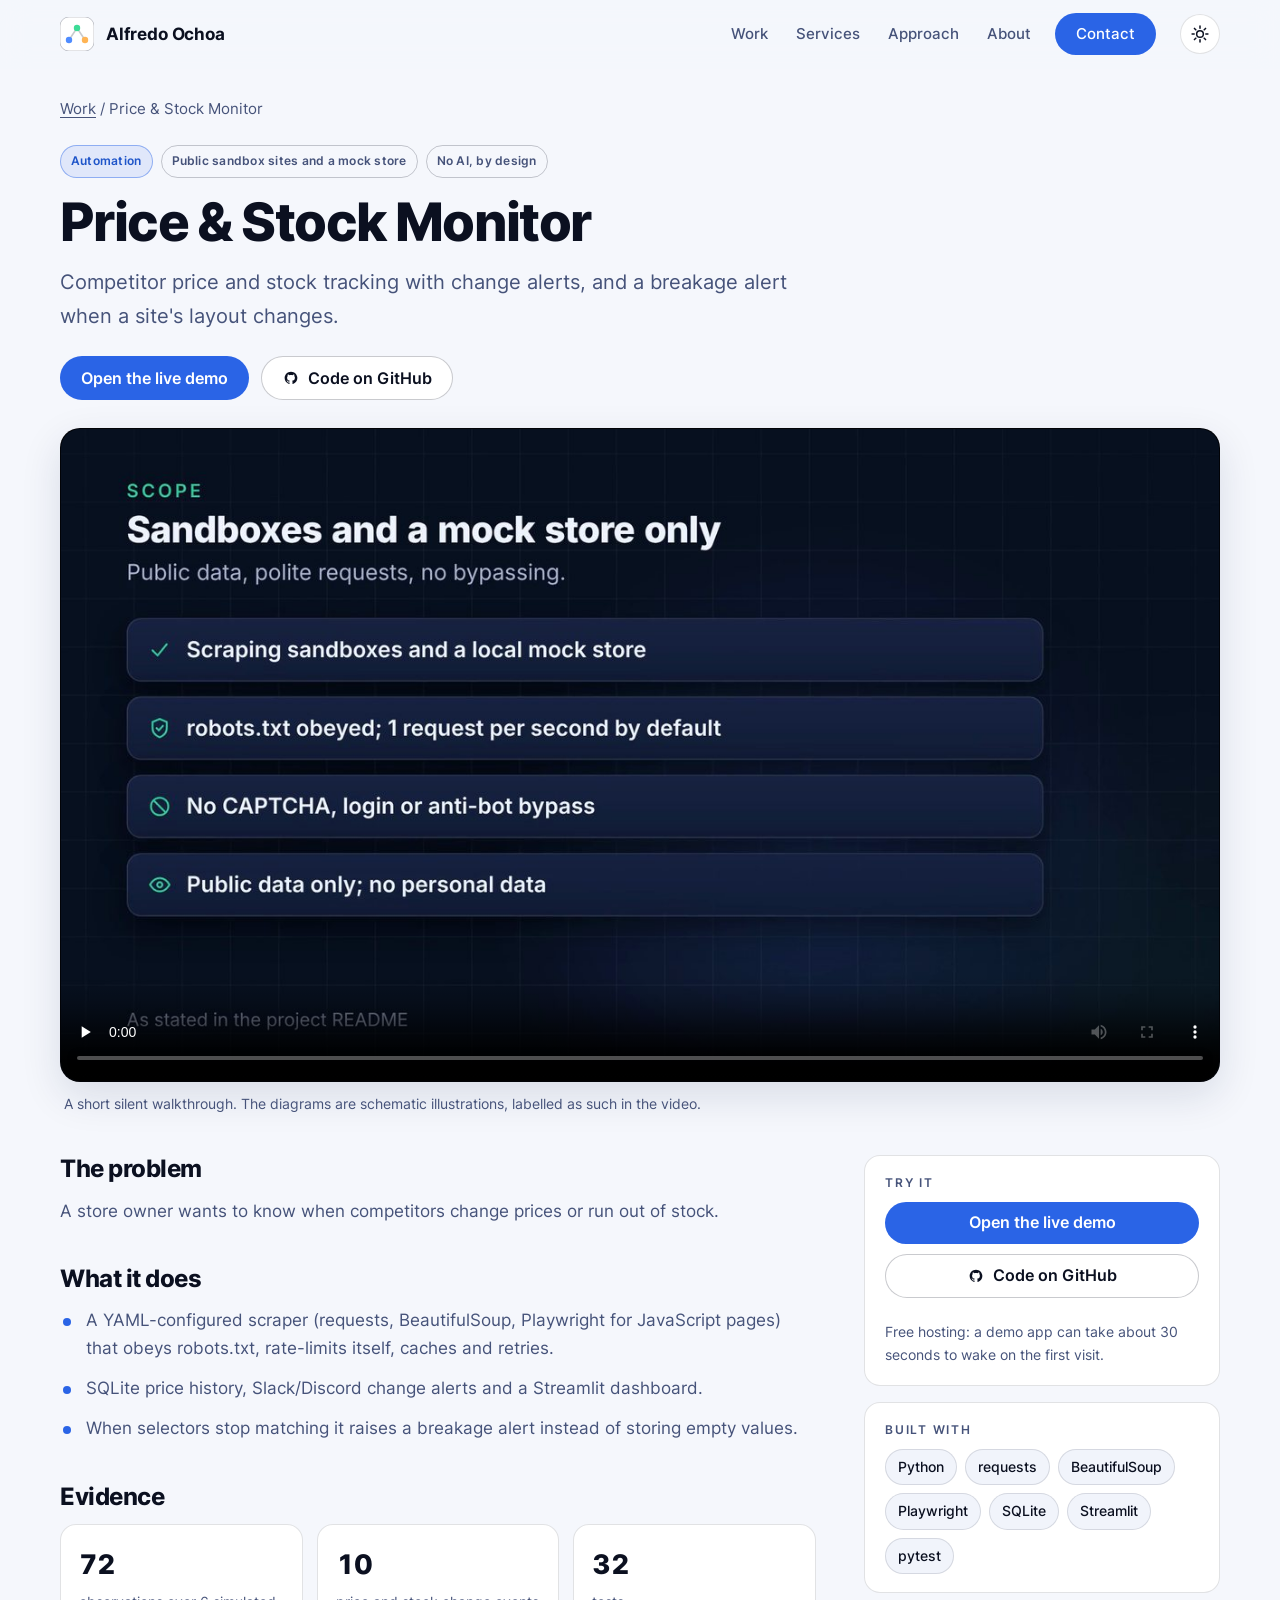
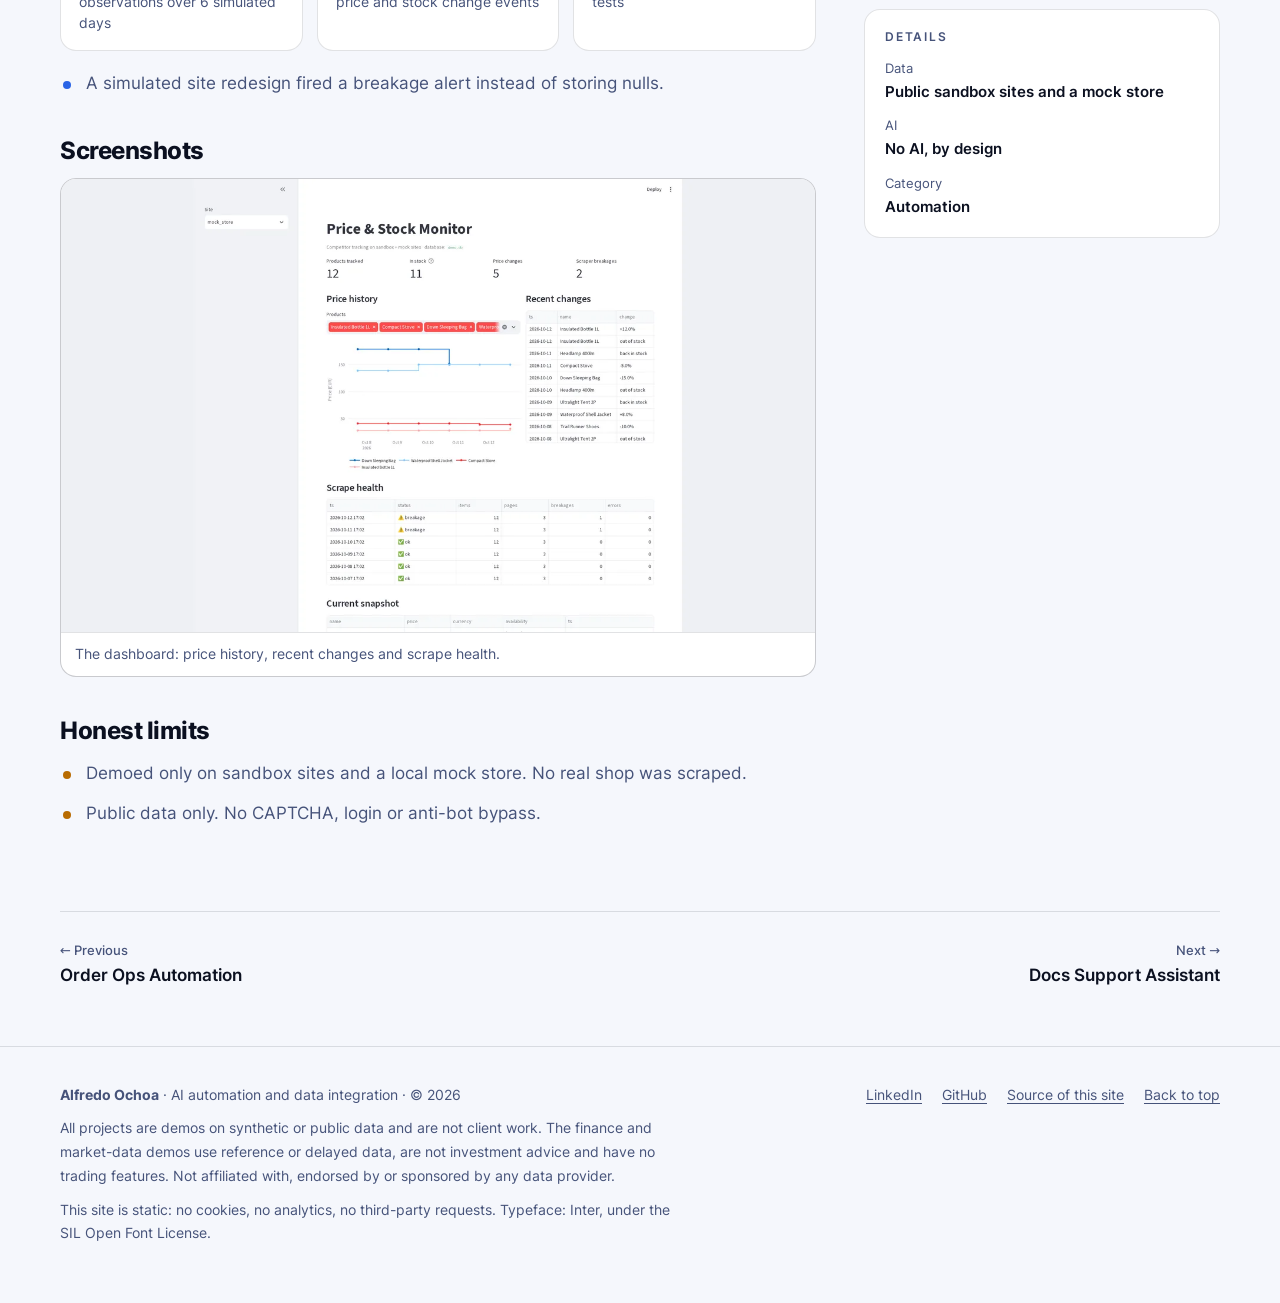
<file: projects/price-stock-monitor/index.html>
<!doctype html>
<html lang="en">
<head>
<meta charset="utf-8">
<meta name="viewport" content="width=device-width, initial-scale=1">
<title>Price &amp; Stock Monitor | Alfredo Ochoa</title>
<meta name="description" content="Competitor price and stock tracking with change alerts, and a breakage alert when a site&#x27;s layout changes. Demo project by Alfredo Ochoa.">
<link rel="canonical" href="https://alfiochoa.github.io/projects/price-stock-monitor/">
<meta name="color-scheme" content="dark light">
<meta name="theme-color" content="#0b1020" media="(prefers-color-scheme: dark)">
<meta name="theme-color" content="#f5f7fc" media="(prefers-color-scheme: light)">
<meta property="og:type" content="article">
<meta property="og:site_name" content="Alfredo Ochoa">
<meta property="og:title" content="Price &amp; Stock Monitor | Alfredo Ochoa">
<meta property="og:description" content="Competitor price and stock tracking with change alerts, and a breakage alert when a site&#x27;s layout changes. Demo project by Alfredo Ochoa.">
<meta property="og:url" content="https://alfiochoa.github.io/projects/price-stock-monitor/">
<meta property="og:image" content="https://alfiochoa.github.io/media/poster/price-stock-monitor.jpg">
<meta name="twitter:card" content="summary_large_image">
<link rel="icon" href="/assets/favicon.svg" type="image/svg+xml">
<link rel="preload" href="/assets/fonts/inter-latin-wght-normal.woff2" as="font" type="font/woff2" crossorigin>
<link rel="stylesheet" href="/assets/site.css">
<script>(function(){try{var t=localStorage.getItem('theme');if(t==='light'||t==='dark')document.documentElement.setAttribute('data-theme',t)}catch(e){}document.documentElement.className+=' js'})()</script>
<script type="application/ld+json">{"@context":"https://schema.org","@type":"SoftwareSourceCode","name":"Price & Stock Monitor","description":"Competitor price and stock tracking with change alerts, and a breakage alert when a site's layout changes.","codeRepository":"https://github.com/alfiochoa/price-stock-monitor","author":{"@type":"Person","name":"Alfredo Ochoa","url":"https://alfiochoa.github.io/"}}</script>
</head>

<body id="top">
<a class="skip" href="#main">Skip to content</a>
<header class="site-header">
<div class="wrap bar">
<a class="brand" href="/" aria-label="Alfredo Ochoa, home"><svg viewBox="0 0 34 34" aria-hidden="true"><rect width="34" height="34" rx="9" style="fill:var(--card);stroke:var(--line-2)"/><path d="M9 23 L17 11 L25 23" fill="none" style="stroke:var(--line-2)" stroke-width="1.6"/><circle cx="9" cy="23" r="3.2" fill="#4f8cff"/><circle cx="17" cy="11" r="3.2" fill="#3ddc97"/><circle cx="25" cy="23" r="3.2" fill="#ffb454"/></svg><span>Alfredo Ochoa</span></a>
<nav class="nav" aria-label="Main"><a href="/#work">Work</a><a href="/#services">Services</a><a href="/#approach">Approach</a><a href="/#about">About</a><a class="btn btn-primary nav-cta" href="/#contact">Contact</a></nav>
<div class="bar-right">
<button class="icon-btn" id="theme-toggle" type="button" aria-label="Switch colour theme"><svg class="icon-moon" viewBox="0 0 24 24" aria-hidden="true" focusable="false"><path d="M20 14.5 A8.5 8.5 0 1 1 9.5 4 A7 7 0 0 0 20 14.5 Z"/></svg><svg class="icon-sun" viewBox="0 0 24 24" aria-hidden="true" focusable="false"><path d="M12 8 A4 4 0 1 0 12 16 A4 4 0 1 0 12 8 M12 2.5 V5 M12 19 V21.5 M2.5 12 H5 M19 12 H21.5 M5.3 5.3 L7 7 M17 17 L18.7 18.7 M5.3 18.7 L7 17 M17 7 L18.7 5.3"/></svg></button>
<details class="menu"><summary class="icon-btn" aria-label="Open menu"><svg class="" viewBox="0 0 24 24" aria-hidden="true" focusable="false"><path d="M4 7 H20 M4 12 H20 M4 17 H20"/></svg></summary><div class="menu-list"><a href="/#work">Work</a><a href="/#services">Services</a><a href="/#approach">Approach</a><a href="/#about">About</a><a href="/#contact">Contact</a></div></details>
</div>
</div>
</header>

<main id="main">
<div class="wrap crumbs"><a href="/#work">Work</a> / Price &amp; Stock Monitor</div>
<section class="proj-hero" style="padding-bottom:32px"><div class="wrap">
<div class="badges"><span class="badge cat">Automation</span><span class="badge">Public sandbox sites and a mock store</span><span class="badge">No AI, by design</span></div>
<h1>Price &amp; Stock Monitor</h1><p class="lede">Competitor price and stock tracking with change alerts, and a breakage alert when a site&#x27;s layout changes.</p>
<div class="cta-row"><a class="btn btn-primary" href="https://alfredo-price-stock-monitor.streamlit.app/">Open the live demo</a><a class="btn btn-ghost" href="https://github.com/alfiochoa/price-stock-monitor"><svg class="" viewBox="0 0 24 24" aria-hidden="true" focusable="false"><path d="M12 3.5 C7.3 3.5 3.5 7.3 3.5 12 C3.5 15.8 6 18.9 9.4 20 C9.8 20.1 10 19.8 10 19.5 V18 C7.7 18.5 7.2 16.9 7.2 16.9 C6.8 15.9 6.3 15.7 6.3 15.7 C5.5 15.2 6.4 15.2 6.4 15.2 C7.2 15.3 7.7 16 7.7 16 C8.4 17.3 9.6 16.9 10 16.7 C10.1 16.2 10.3 15.8 10.5 15.6 C8.7 15.4 6.8 14.7 6.8 11.6 C6.8 10.7 7.1 10 7.7 9.4 C7.6 9.2 7.3 8.4 7.7 7.3 C7.7 7.3 8.4 7.1 10 8.2 C10.7 8 11.3 7.9 12 7.9 C12.7 7.9 13.3 8 14 8.2 C15.6 7.1 16.3 7.3 16.3 7.3 C16.7 8.4 16.4 9.2 16.3 9.4 C16.9 10 17.2 10.7 17.2 11.6 C17.2 14.7 15.3 15.4 13.5 15.6 C13.8 15.9 14 16.3 14 17 V19.5 C14 19.8 14.2 20.1 14.6 20 C18 18.9 20.5 15.8 20.5 12 C20.5 7.3 16.7 3.5 12 3.5 Z"/></svg>Code on GitHub</a></div>
<div class="proj-video"><video controls preload="none" playsinline poster="/media/poster/price-stock-monitor.jpg" aria-label="Walkthrough of Price &amp; Stock Monitor"><source src="/media/video/price-stock-monitor.mp4" type="video/mp4"></video></div>
<p class="vnote">A short silent walkthrough. The diagrams are schematic illustrations, labelled as such in the video.</p>
</div></section>
<div class="wrap proj-layout">
<div class="proj-main">
<h2>The problem</h2><p>A store owner wants to know when competitors change prices or run out of stock.</p>
<h2>What it does</h2><ul><li>A YAML-configured scraper (requests, BeautifulSoup, Playwright for JavaScript pages) that obeys robots.txt, rate-limits itself, caches and retries.</li><li>SQLite price history, Slack/Discord change alerts and a Streamlit dashboard.</li><li>When selectors stop matching it raises a breakage alert instead of storing empty values.</li></ul>
<h2>Evidence</h2><div class="tiles"><div class='tile'><b>72</b><span>observations over 6 simulated days</span></div><div class='tile'><b>10</b><span>price and stock change events</span></div><div class='tile'><b>32</b><span>tests</span></div></div><ul><li>A simulated site redesign fired a breakage alert instead of storing nulls.</li></ul>
<h2>Screenshots</h2><div class="shots"><figure><a href="/media/img/price-stock-monitor-1.webp"><img src="/media/img/price-stock-monitor-1.webp" width="1280" height="769" loading="lazy" alt="Price &amp; Stock Monitor: The dashboard: price history, recent changes and scrape health."></a><figcaption>The dashboard: price history, recent changes and scrape health.</figcaption></figure></div>
<h2>Honest limits</h2><ul class="limits"><li>Demoed only on sandbox sites and a local mock store. No real shop was scraped.</li><li>Public data only. No CAPTCHA, login or anti-bot bypass.</li></ul>
</div>
<aside class="aside">
<div class="panel"><h2>Try it</h2><a class="btn btn-primary" href="https://alfredo-price-stock-monitor.streamlit.app/">Open the live demo</a><a class="btn btn-ghost" href="https://github.com/alfiochoa/price-stock-monitor"><svg class="" viewBox="0 0 24 24" aria-hidden="true" focusable="false"><path d="M12 3.5 C7.3 3.5 3.5 7.3 3.5 12 C3.5 15.8 6 18.9 9.4 20 C9.8 20.1 10 19.8 10 19.5 V18 C7.7 18.5 7.2 16.9 7.2 16.9 C6.8 15.9 6.3 15.7 6.3 15.7 C5.5 15.2 6.4 15.2 6.4 15.2 C7.2 15.3 7.7 16 7.7 16 C8.4 17.3 9.6 16.9 10 16.7 C10.1 16.2 10.3 15.8 10.5 15.6 C8.7 15.4 6.8 14.7 6.8 11.6 C6.8 10.7 7.1 10 7.7 9.4 C7.6 9.2 7.3 8.4 7.7 7.3 C7.7 7.3 8.4 7.1 10 8.2 C10.7 8 11.3 7.9 12 7.9 C12.7 7.9 13.3 8 14 8.2 C15.6 7.1 16.3 7.3 16.3 7.3 C16.7 8.4 16.4 9.2 16.3 9.4 C16.9 10 17.2 10.7 17.2 11.6 C17.2 14.7 15.3 15.4 13.5 15.6 C13.8 15.9 14 16.3 14 17 V19.5 C14 19.8 14.2 20.1 14.6 20 C18 18.9 20.5 15.8 20.5 12 C20.5 7.3 16.7 3.5 12 3.5 Z"/></svg>Code on GitHub</a>
<p class="vnote" style="margin:12px 0 0">Free hosting: a demo app can take about 30 seconds to wake on the first visit.</p></div>
<div class="panel"><h2>Built with</h2><div class="tags"><span class="tag">Python</span><span class="tag">requests</span><span class="tag">BeautifulSoup</span><span class="tag">Playwright</span><span class="tag">SQLite</span><span class="tag">Streamlit</span><span class="tag">pytest</span></div></div>
<div class="panel"><h2>Details</h2><dl><div><dt>Data</dt><dd>Public sandbox sites and a mock store</dd></div><div><dt>AI</dt><dd>No AI, by design</dd></div><div><dt>Category</dt><dd>Automation</dd></div></dl></div>
</aside></div>
<div class="wrap"><nav class="pn" aria-label="Other projects"><a href="/projects/order-ops-automation/"><small>&larr; Previous</small>Order Ops Automation</a><a href="/projects/docs-support-assistant/"><small>Next &rarr;</small>Docs Support Assistant</a></nav></div>
</main>
<footer>
<div class="wrap cols">
<div>
<p><strong>Alfredo Ochoa</strong> &middot; AI automation and data integration &middot; &copy; 2026</p>
<p>All projects are demos on synthetic or public data and are not client work. The finance and market-data demos use reference or delayed data, are not investment advice and have no trading features. Not affiliated with, endorsed by or sponsored by any data provider.</p>
<p>This site is static: no cookies, no analytics, no third-party requests. Typeface: Inter, under the SIL Open Font License.</p>
</div>
<div class="links"><a href="https://www.linkedin.com/in/alfredochoa/">LinkedIn</a><a href="https://github.com/alfiochoa">GitHub</a><a href="https://github.com/alfiochoa/alfiochoa.github.io">Source of this site</a><a href="#top">Back to top</a></div>
</div>
</footer>
<script src="/assets/site.js" defer></script>
</body>
</html>
</file>
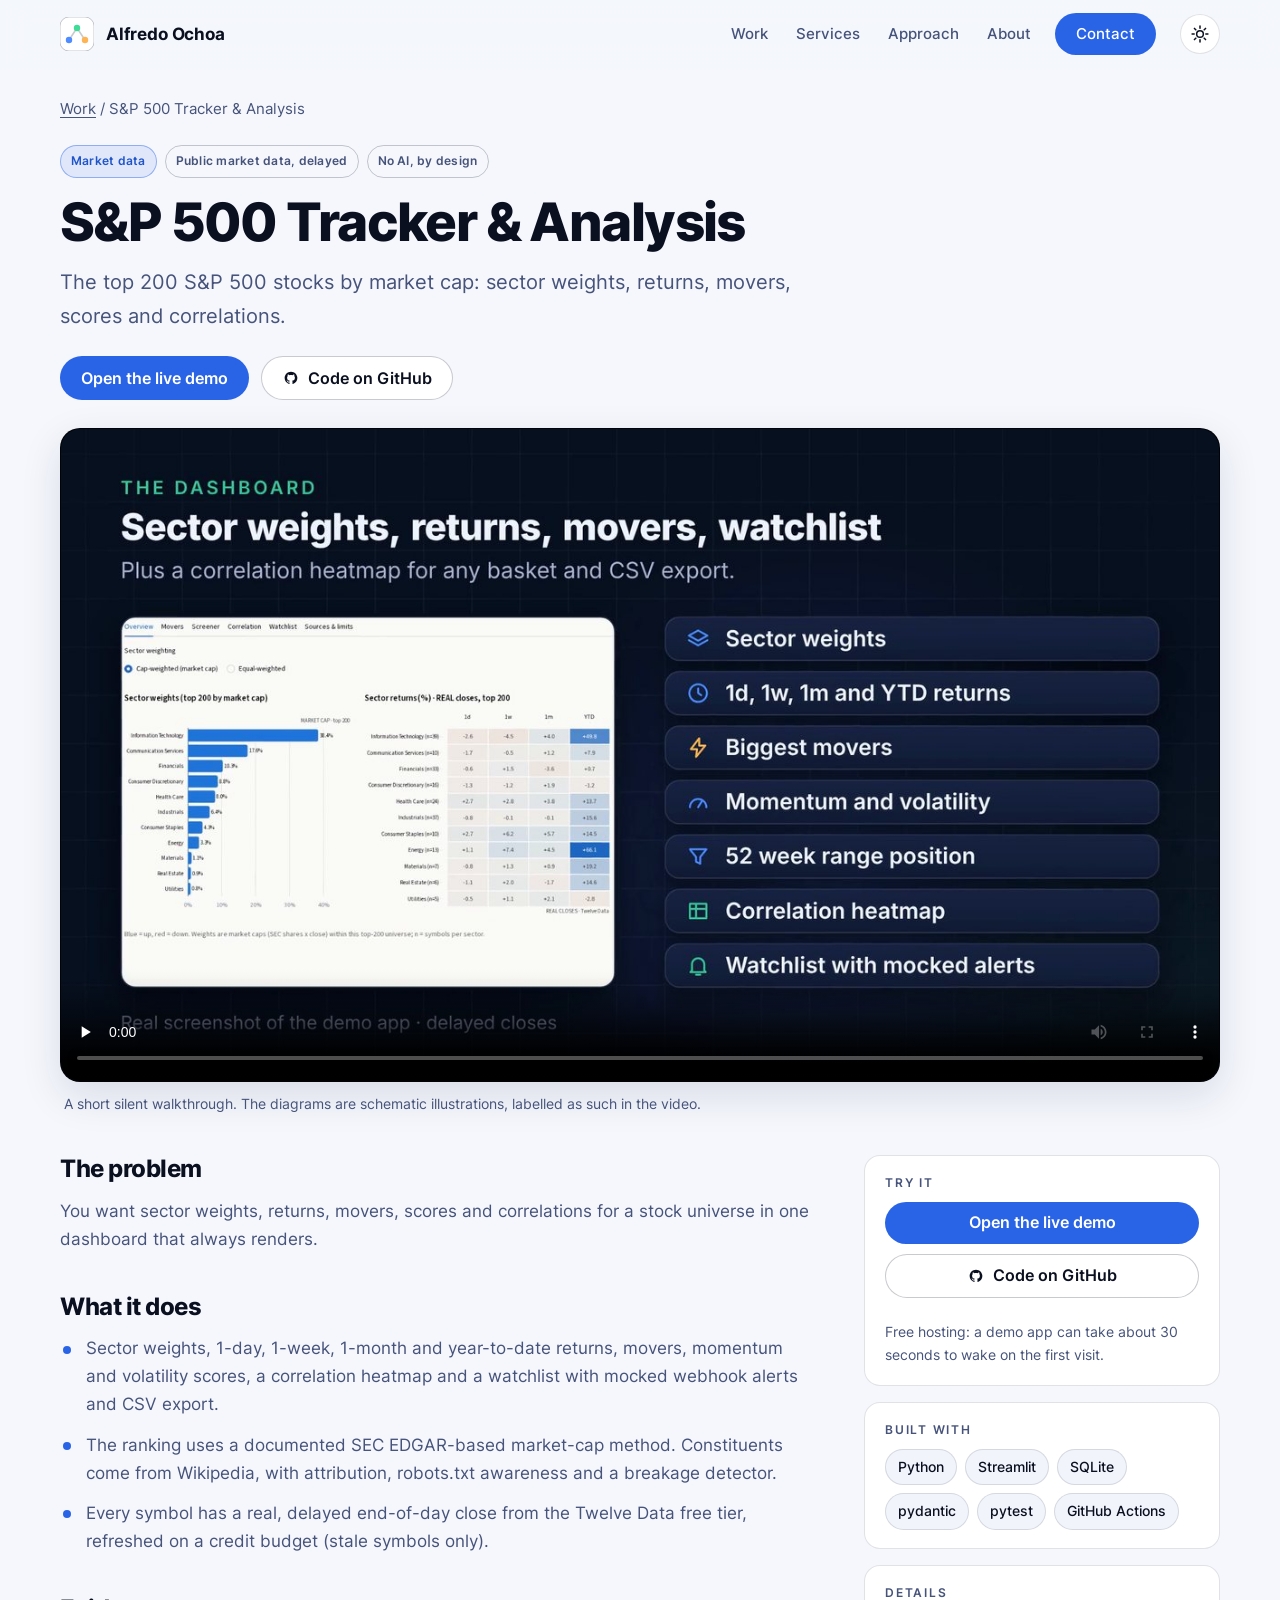
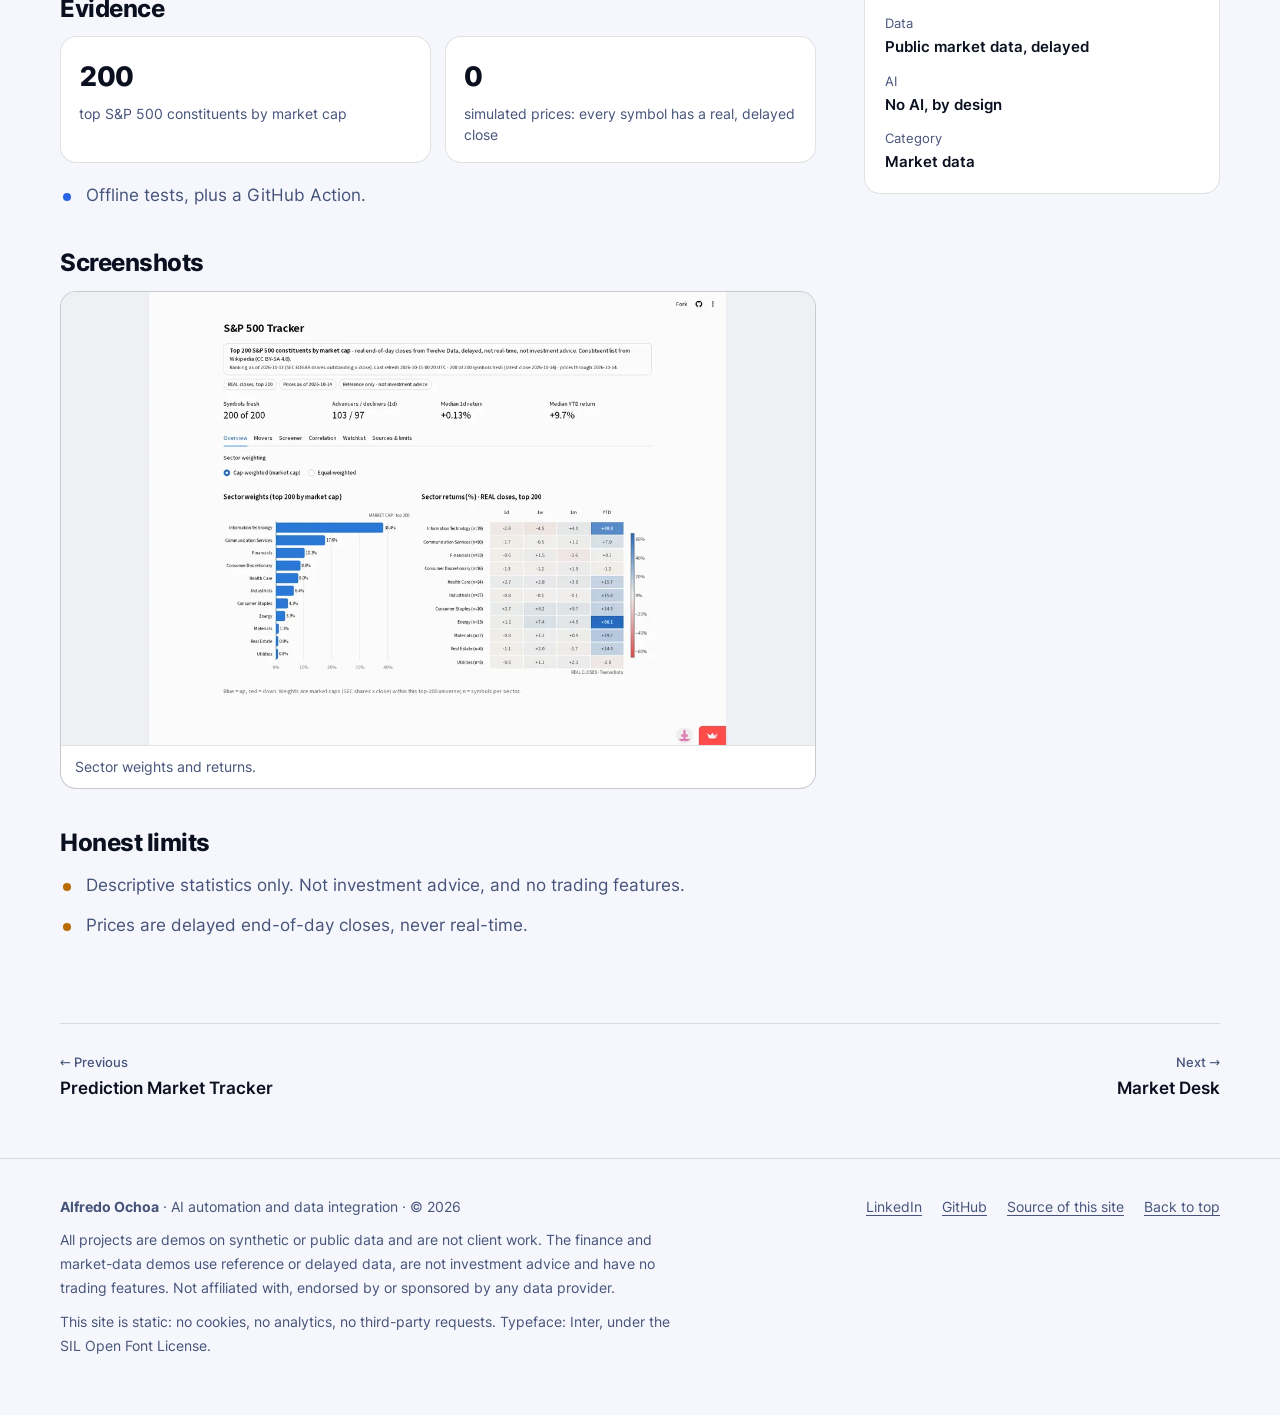
<file: projects/sp500-tracker/index.html>
<!doctype html>
<html lang="en">
<head>
<meta charset="utf-8">
<meta name="viewport" content="width=device-width, initial-scale=1">
<title>S&amp;P 500 Tracker &amp; Analysis | Alfredo Ochoa</title>
<meta name="description" content="The top 200 S&amp;P 500 stocks by market cap: sector weights, returns, movers, scores and correlations. Demo project by Alfredo Ochoa.">
<link rel="canonical" href="https://alfiochoa.github.io/projects/sp500-tracker/">
<meta name="color-scheme" content="dark light">
<meta name="theme-color" content="#0b1020" media="(prefers-color-scheme: dark)">
<meta name="theme-color" content="#f5f7fc" media="(prefers-color-scheme: light)">
<meta property="og:type" content="article">
<meta property="og:site_name" content="Alfredo Ochoa">
<meta property="og:title" content="S&amp;P 500 Tracker &amp; Analysis | Alfredo Ochoa">
<meta property="og:description" content="The top 200 S&amp;P 500 stocks by market cap: sector weights, returns, movers, scores and correlations. Demo project by Alfredo Ochoa.">
<meta property="og:url" content="https://alfiochoa.github.io/projects/sp500-tracker/">
<meta property="og:image" content="https://alfiochoa.github.io/media/poster/sp500-tracker.jpg">
<meta name="twitter:card" content="summary_large_image">
<link rel="icon" href="/assets/favicon.svg" type="image/svg+xml">
<link rel="preload" href="/assets/fonts/inter-latin-wght-normal.woff2" as="font" type="font/woff2" crossorigin>
<link rel="stylesheet" href="/assets/site.css">
<script>(function(){try{var t=localStorage.getItem('theme');if(t==='light'||t==='dark')document.documentElement.setAttribute('data-theme',t)}catch(e){}document.documentElement.className+=' js'})()</script>
<script type="application/ld+json">{"@context":"https://schema.org","@type":"SoftwareSourceCode","name":"S&P 500 Tracker & Analysis","description":"The top 200 S&P 500 stocks by market cap: sector weights, returns, movers, scores and correlations.","codeRepository":"https://github.com/alfiochoa/sp500-tracker","author":{"@type":"Person","name":"Alfredo Ochoa","url":"https://alfiochoa.github.io/"}}</script>
</head>

<body id="top">
<a class="skip" href="#main">Skip to content</a>
<header class="site-header">
<div class="wrap bar">
<a class="brand" href="/" aria-label="Alfredo Ochoa, home"><svg viewBox="0 0 34 34" aria-hidden="true"><rect width="34" height="34" rx="9" style="fill:var(--card);stroke:var(--line-2)"/><path d="M9 23 L17 11 L25 23" fill="none" style="stroke:var(--line-2)" stroke-width="1.6"/><circle cx="9" cy="23" r="3.2" fill="#4f8cff"/><circle cx="17" cy="11" r="3.2" fill="#3ddc97"/><circle cx="25" cy="23" r="3.2" fill="#ffb454"/></svg><span>Alfredo Ochoa</span></a>
<nav class="nav" aria-label="Main"><a href="/#work">Work</a><a href="/#services">Services</a><a href="/#approach">Approach</a><a href="/#about">About</a><a class="btn btn-primary nav-cta" href="/#contact">Contact</a></nav>
<div class="bar-right">
<button class="icon-btn" id="theme-toggle" type="button" aria-label="Switch colour theme"><svg class="icon-moon" viewBox="0 0 24 24" aria-hidden="true" focusable="false"><path d="M20 14.5 A8.5 8.5 0 1 1 9.5 4 A7 7 0 0 0 20 14.5 Z"/></svg><svg class="icon-sun" viewBox="0 0 24 24" aria-hidden="true" focusable="false"><path d="M12 8 A4 4 0 1 0 12 16 A4 4 0 1 0 12 8 M12 2.5 V5 M12 19 V21.5 M2.5 12 H5 M19 12 H21.5 M5.3 5.3 L7 7 M17 17 L18.7 18.7 M5.3 18.7 L7 17 M17 7 L18.7 5.3"/></svg></button>
<details class="menu"><summary class="icon-btn" aria-label="Open menu"><svg class="" viewBox="0 0 24 24" aria-hidden="true" focusable="false"><path d="M4 7 H20 M4 12 H20 M4 17 H20"/></svg></summary><div class="menu-list"><a href="/#work">Work</a><a href="/#services">Services</a><a href="/#approach">Approach</a><a href="/#about">About</a><a href="/#contact">Contact</a></div></details>
</div>
</div>
</header>

<main id="main">
<div class="wrap crumbs"><a href="/#work">Work</a> / S&amp;P 500 Tracker &amp; Analysis</div>
<section class="proj-hero" style="padding-bottom:32px"><div class="wrap">
<div class="badges"><span class="badge cat">Market data</span><span class="badge">Public market data, delayed</span><span class="badge">No AI, by design</span></div>
<h1>S&amp;P 500 Tracker &amp; Analysis</h1><p class="lede">The top 200 S&amp;P 500 stocks by market cap: sector weights, returns, movers, scores and correlations.</p>
<div class="cta-row"><a class="btn btn-primary" href="https://alfredo-sp500-tracker.streamlit.app/">Open the live demo</a><a class="btn btn-ghost" href="https://github.com/alfiochoa/sp500-tracker"><svg class="" viewBox="0 0 24 24" aria-hidden="true" focusable="false"><path d="M12 3.5 C7.3 3.5 3.5 7.3 3.5 12 C3.5 15.8 6 18.9 9.4 20 C9.8 20.1 10 19.8 10 19.5 V18 C7.7 18.5 7.2 16.9 7.2 16.9 C6.8 15.9 6.3 15.7 6.3 15.7 C5.5 15.2 6.4 15.2 6.4 15.2 C7.2 15.3 7.7 16 7.7 16 C8.4 17.3 9.6 16.9 10 16.7 C10.1 16.2 10.3 15.8 10.5 15.6 C8.7 15.4 6.8 14.7 6.8 11.6 C6.8 10.7 7.1 10 7.7 9.4 C7.6 9.2 7.3 8.4 7.7 7.3 C7.7 7.3 8.4 7.1 10 8.2 C10.7 8 11.3 7.9 12 7.9 C12.7 7.9 13.3 8 14 8.2 C15.6 7.1 16.3 7.3 16.3 7.3 C16.7 8.4 16.4 9.2 16.3 9.4 C16.9 10 17.2 10.7 17.2 11.6 C17.2 14.7 15.3 15.4 13.5 15.6 C13.8 15.9 14 16.3 14 17 V19.5 C14 19.8 14.2 20.1 14.6 20 C18 18.9 20.5 15.8 20.5 12 C20.5 7.3 16.7 3.5 12 3.5 Z"/></svg>Code on GitHub</a></div>
<div class="proj-video"><video controls preload="none" playsinline poster="/media/poster/sp500-tracker.jpg" aria-label="Walkthrough of S&amp;P 500 Tracker &amp; Analysis"><source src="/media/video/sp500-tracker.mp4" type="video/mp4"></video></div>
<p class="vnote">A short silent walkthrough. The diagrams are schematic illustrations, labelled as such in the video.</p>
</div></section>
<div class="wrap proj-layout">
<div class="proj-main">
<h2>The problem</h2><p>You want sector weights, returns, movers, scores and correlations for a stock universe in one dashboard that always renders.</p>
<h2>What it does</h2><ul><li>Sector weights, 1-day, 1-week, 1-month and year-to-date returns, movers, momentum and volatility scores, a correlation heatmap and a watchlist with mocked webhook alerts and CSV export.</li><li>The ranking uses a documented SEC EDGAR-based market-cap method. Constituents come from Wikipedia, with attribution, robots.txt awareness and a breakage detector.</li><li>Every symbol has a real, delayed end-of-day close from the Twelve Data free tier, refreshed on a credit budget (stale symbols only).</li></ul>
<h2>Evidence</h2><div class="tiles"><div class='tile'><b>200</b><span>top S&amp;P 500 constituents by market cap</span></div><div class='tile'><b>0</b><span>simulated prices: every symbol has a real, delayed close</span></div></div><ul><li>Offline tests, plus a GitHub Action.</li></ul>
<h2>Screenshots</h2><div class="shots"><figure><a href="/media/img/sp500-tracker-1.webp"><img src="/media/img/sp500-tracker-1.webp" width="1280" height="769" loading="lazy" alt="S&amp;P 500 Tracker &amp; Analysis: Sector weights and returns."></a><figcaption>Sector weights and returns.</figcaption></figure></div>
<h2>Honest limits</h2><ul class="limits"><li>Descriptive statistics only. Not investment advice, and no trading features.</li><li>Prices are delayed end-of-day closes, never real-time.</li></ul>
</div>
<aside class="aside">
<div class="panel"><h2>Try it</h2><a class="btn btn-primary" href="https://alfredo-sp500-tracker.streamlit.app/">Open the live demo</a><a class="btn btn-ghost" href="https://github.com/alfiochoa/sp500-tracker"><svg class="" viewBox="0 0 24 24" aria-hidden="true" focusable="false"><path d="M12 3.5 C7.3 3.5 3.5 7.3 3.5 12 C3.5 15.8 6 18.9 9.4 20 C9.8 20.1 10 19.8 10 19.5 V18 C7.7 18.5 7.2 16.9 7.2 16.9 C6.8 15.9 6.3 15.7 6.3 15.7 C5.5 15.2 6.4 15.2 6.4 15.2 C7.2 15.3 7.7 16 7.7 16 C8.4 17.3 9.6 16.9 10 16.7 C10.1 16.2 10.3 15.8 10.5 15.6 C8.7 15.4 6.8 14.7 6.8 11.6 C6.8 10.7 7.1 10 7.7 9.4 C7.6 9.2 7.3 8.4 7.7 7.3 C7.7 7.3 8.4 7.1 10 8.2 C10.7 8 11.3 7.9 12 7.9 C12.7 7.9 13.3 8 14 8.2 C15.6 7.1 16.3 7.3 16.3 7.3 C16.7 8.4 16.4 9.2 16.3 9.4 C16.9 10 17.2 10.7 17.2 11.6 C17.2 14.7 15.3 15.4 13.5 15.6 C13.8 15.9 14 16.3 14 17 V19.5 C14 19.8 14.2 20.1 14.6 20 C18 18.9 20.5 15.8 20.5 12 C20.5 7.3 16.7 3.5 12 3.5 Z"/></svg>Code on GitHub</a>
<p class="vnote" style="margin:12px 0 0">Free hosting: a demo app can take about 30 seconds to wake on the first visit.</p></div>
<div class="panel"><h2>Built with</h2><div class="tags"><span class="tag">Python</span><span class="tag">Streamlit</span><span class="tag">SQLite</span><span class="tag">pydantic</span><span class="tag">pytest</span><span class="tag">GitHub Actions</span></div></div>
<div class="panel"><h2>Details</h2><dl><div><dt>Data</dt><dd>Public market data, delayed</dd></div><div><dt>AI</dt><dd>No AI, by design</dd></div><div><dt>Category</dt><dd>Market data</dd></div></dl></div>
</aside></div>
<div class="wrap"><nav class="pn" aria-label="Other projects"><a href="/projects/prediction-market-tracker/"><small>&larr; Previous</small>Prediction Market Tracker</a><a href="/projects/market-desk/"><small>Next &rarr;</small>Market Desk</a></nav></div>
</main>
<footer>
<div class="wrap cols">
<div>
<p><strong>Alfredo Ochoa</strong> &middot; AI automation and data integration &middot; &copy; 2026</p>
<p>All projects are demos on synthetic or public data and are not client work. The finance and market-data demos use reference or delayed data, are not investment advice and have no trading features. Not affiliated with, endorsed by or sponsored by any data provider.</p>
<p>This site is static: no cookies, no analytics, no third-party requests. Typeface: Inter, under the SIL Open Font License.</p>
</div>
<div class="links"><a href="https://www.linkedin.com/in/alfredochoa/">LinkedIn</a><a href="https://github.com/alfiochoa">GitHub</a><a href="https://github.com/alfiochoa/alfiochoa.github.io">Source of this site</a><a href="#top">Back to top</a></div>
</div>
</footer>
<script src="/assets/site.js" defer></script>
</body>
</html>
</file>
<file: assets/site.css>
/* Portfolio of Alfredo Ochoa. Hand-written CSS, no framework. Dark by default, light on request or by system setting. */
@font-face { font-family: "Inter"; font-weight: 100 900; font-style: normal; font-display: swap; src: url(/assets/fonts/inter-latin-wght-normal.woff2) format("woff2"); }

:root {
  --bg: #0b1020; --bg-2: #0e1530; --card: #141c36; --card-2: #1a2442; --line: rgba(255, 255, 255, .10); --line-2: rgba(255, 255, 255, .18);
  --text: #f2f5ff; --muted: #a9b4d0; --blue: #4f8cff; --mint: #3ddc97; --amber: #ffb454; --red: #ff6b6b;
  --accent-text: #3ddc97; --link: #8fb4ff; --on-blue: #06102a;
  --radius: 16px; --radius-sm: 10px; --shadow: 0 18px 50px rgba(0, 0, 0, .40); --grid: rgba(255, 255, 255, .035);
  --glow-1: rgba(79, 140, 255, .18); --glow-2: rgba(61, 220, 151, .10);
  color-scheme: dark;
}
:root[data-theme="light"] {
  --bg: #f5f7fc; --bg-2: #edf1fa; --card: #ffffff; --card-2: #f1f4fb; --line: rgba(11, 16, 32, .12); --line-2: rgba(11, 16, 32, .22);
  --text: #0b1020; --muted: #46537a; --blue: #2a64e6; --mint: #0f9d6a; --amber: #b86b00; --red: #d03a3a;
  --accent-text: #0a7a52; --link: #1f55c9; --on-blue: #ffffff;
  --shadow: 0 14px 40px rgba(20, 30, 70, .12); --grid: rgba(11, 16, 32, .045);
  --glow-1: rgba(42, 100, 230, .10); --glow-2: rgba(15, 157, 106, .08);
  color-scheme: light;
}
@media (prefers-color-scheme: light) {
  :root:not([data-theme="dark"]) {
    --bg: #f5f7fc; --bg-2: #edf1fa; --card: #ffffff; --card-2: #f1f4fb; --line: rgba(11, 16, 32, .12); --line-2: rgba(11, 16, 32, .22);
    --text: #0b1020; --muted: #46537a; --blue: #2a64e6; --mint: #0f9d6a; --amber: #b86b00; --red: #d03a3a;
    --accent-text: #0a7a52; --link: #1f55c9; --on-blue: #ffffff;
    --shadow: 0 14px 40px rgba(20, 30, 70, .12); --grid: rgba(11, 16, 32, .045);
    --glow-1: rgba(42, 100, 230, .10); --glow-2: rgba(15, 157, 106, .08);
    color-scheme: light;
  }
}

*, *::before, *::after { box-sizing: border-box; }
html { scroll-behavior: smooth; scroll-padding-top: 84px; -webkit-text-size-adjust: 100%; }
body { margin: 0; background: var(--bg); color: var(--text); font: 400 1.0625rem/1.65 "Inter", system-ui, -apple-system, "Segoe UI", Roboto, sans-serif; -webkit-font-smoothing: antialiased; text-rendering: optimizeLegibility; }
img, video, svg { max-width: 100%; display: block; }
a { color: var(--link); text-underline-offset: 3px; }
a:hover { text-decoration-thickness: 2px; }
h1, h2, h3, h4 { margin: 0; line-height: 1.15; letter-spacing: -.02em; font-weight: 750; }
p { margin: 0 0 1em; }
ul, ol { margin: 0; padding: 0; list-style: none; }
:focus-visible { outline: 3px solid var(--blue); outline-offset: 3px; border-radius: 6px; }
.skip { position: absolute; left: 16px; top: -60px; background: var(--blue); color: var(--on-blue); padding: 10px 16px; border-radius: 8px; z-index: 100; font-weight: 600; }
.skip:focus { top: 12px; }
.wrap { width: min(1160px, 100% - 48px); margin-inline: auto; }
@media (max-width: 560px) { .wrap { width: calc(100% - 32px); } }
.sr { position: absolute; width: 1px; height: 1px; overflow: hidden; clip: rect(0 0 0 0); white-space: nowrap; }

/* ---------- header ---------- */
.site-header { position: sticky; top: 0; z-index: 50; background: color-mix(in srgb, var(--bg) 82%, transparent); -webkit-backdrop-filter: blur(14px); backdrop-filter: blur(14px); border-bottom: 1px solid transparent; transition: border-color .2s; }
.site-header.scrolled { border-bottom-color: var(--line); }
.bar { display: flex; align-items: center; gap: 24px; min-height: 68px; }
.brand { display: flex; align-items: center; gap: 12px; color: var(--text); text-decoration: none; font-weight: 700; letter-spacing: -.01em; }
.brand svg { width: 34px; height: 34px; }
.nav { display: flex; gap: 4px; margin-left: auto; }
.nav a { color: var(--muted); text-decoration: none; font-weight: 500; font-size: .96rem; padding: 8px 12px; border-radius: 999px; }
.nav a:hover { color: var(--text); background: var(--card); }
.bar-right { display: flex; align-items: center; gap: 10px; }
.icon-btn { width: 40px; height: 40px; border-radius: 999px; border: 1px solid var(--line); background: var(--card); color: var(--text); display: inline-grid; place-items: center; cursor: pointer; }
.icon-btn:hover { border-color: var(--line-2); }
.icon-btn svg { width: 20px; height: 20px; fill: none; stroke: currentColor; stroke-width: 1.8; stroke-linecap: round; stroke-linejoin: round; }
.icon-sun { display: none; }
:root[data-theme="light"] .icon-sun { display: block; }
:root[data-theme="light"] .icon-moon { display: none; }
@media (prefers-color-scheme: light) { :root:not([data-theme="dark"]) .icon-sun { display: block; } :root:not([data-theme="dark"]) .icon-moon { display: none; } }
.menu { display: none; position: relative; }
.menu summary { list-style: none; }
.menu summary::-webkit-details-marker { display: none; }
.menu[open] .menu-list { display: flex; }
.menu-list { display: none; position: absolute; right: 0; top: 52px; flex-direction: column; min-width: 200px; background: var(--card); border: 1px solid var(--line-2); border-radius: var(--radius); padding: 8px; box-shadow: var(--shadow); }
.menu-list a { color: var(--text); text-decoration: none; padding: 12px 14px; border-radius: 10px; font-weight: 500; }
.menu-list a:hover { background: var(--card-2); }
@media (max-width: 860px) { .nav { display: none; } .menu { display: block; } .bar-right { margin-left: auto; } }
.nav a.nav-cta { margin-left: 8px; color: var(--on-blue); padding: 11px 20px; }
.nav a.nav-cta:hover { color: var(--on-blue); background: var(--blue); }

/* ---------- buttons, badges ---------- */
.btn { display: inline-flex; align-items: center; justify-content: center; gap: 8px; padding: 12px 20px; border-radius: 999px; font: 600 .98rem/1 "Inter", sans-serif; text-decoration: none; border: 1px solid transparent; cursor: pointer; transition: transform .15s, background .15s, border-color .15s; }
.btn svg { width: 18px; height: 18px; fill: currentColor; stroke: none; }
.btn-primary { background: var(--blue); color: var(--on-blue); }
.btn-primary:hover { transform: translateY(-1px); filter: brightness(1.08); }
.btn-ghost { background: var(--card); color: var(--text); border-color: var(--line-2); }
.btn-ghost:hover { border-color: var(--blue); transform: translateY(-1px); }
.badges { display: flex; flex-wrap: wrap; gap: 8px; }
.badge { display: inline-flex; align-items: center; gap: 6px; font-size: .78rem; font-weight: 600; letter-spacing: .02em; padding: 5px 10px; border-radius: 999px; border: 1px solid var(--line-2); color: var(--muted); background: transparent; }
.badge.cat { color: var(--link); border-color: color-mix(in srgb, var(--blue) 45%, transparent); background: color-mix(in srgb, var(--blue) 10%, transparent); }
.badge.flag { color: var(--accent-text); border-color: color-mix(in srgb, var(--mint) 50%, transparent); background: color-mix(in srgb, var(--mint) 10%, transparent); }
.kicker { font-weight: 600; font-size: .82rem; letter-spacing: .16em; text-transform: uppercase; color: var(--accent-text); margin-bottom: 14px; }

/* ---------- hero ---------- */
.hero { position: relative; overflow: hidden; padding: 72px 0 56px; }
.hero::before { content: ""; position: absolute; inset: 0; background-image: linear-gradient(var(--grid) 1px, transparent 1px), linear-gradient(90deg, var(--grid) 1px, transparent 1px); background-size: 56px 56px; mask-image: radial-gradient(ellipse 80% 70% at 50% 30%, #000 30%, transparent 75%); -webkit-mask-image: radial-gradient(ellipse 80% 70% at 50% 30%, #000 30%, transparent 75%); pointer-events: none; }
.hero::after { content: ""; position: absolute; width: 720px; height: 720px; right: -160px; top: -200px; background: radial-gradient(circle, var(--glow-1), transparent 65%); pointer-events: none; }
.hero-grid { position: relative; display: grid; grid-template-columns: 1fr 1fr; gap: 48px; align-items: center; }
h1.display { font-size: clamp(2.5rem, 5.6vw, 4.4rem); font-weight: 800; letter-spacing: -.035em; line-height: 1.04; margin-bottom: 22px; }
h1.display em { font-style: normal; color: var(--accent-text); }
.lede { font-size: clamp(1.08rem, 1.6vw, 1.3rem); color: var(--muted); max-width: 40ch; margin-bottom: 30px; }
.cta-row { display: flex; flex-wrap: wrap; gap: 12px; margin-bottom: 28px; }
.meta { display: flex; flex-wrap: wrap; gap: 8px 22px; color: var(--muted); font-size: .94rem; }
.meta li { display: inline-flex; align-items: center; gap: 8px; }
.meta li::before { content: ""; width: 6px; height: 6px; border-radius: 50%; background: var(--mint); }
.flow-card { margin: 0; background: linear-gradient(180deg, var(--card-2), var(--card)); border: 1px solid var(--line-2); border-radius: 24px; padding: 18px 18px 14px; box-shadow: var(--shadow); }
.flow-card figcaption { color: var(--muted); font-size: .84rem; padding: 6px 6px 2px; }
.flow-svg { width: 100%; height: auto; }
@media (max-width: 560px) { .flow-card { padding: 12px 12px 10px; } .flow-svg text { font-size: 19px !important; } }
.flow-svg .node rect { fill: var(--card); stroke: var(--line-2); stroke-width: 1.2; }
.flow-svg .node.alert rect { stroke: var(--amber); }
.flow-svg .node.on rect { stroke: var(--blue); }
.flow-svg text { fill: var(--text); font: 600 14.5px "Inter", sans-serif; text-anchor: middle; }
.flow-svg .ico { fill: none; stroke: var(--blue); stroke-width: 1.7; stroke-linecap: round; stroke-linejoin: round; }
.flow-svg .ico.m { stroke: var(--mint); } .flow-svg .ico.a { stroke: var(--amber); }
.flow-svg .wire { fill: none; stroke: var(--line-2); stroke-width: 1.6; }
.flow-svg .wire.dash { stroke-dasharray: 4 5; }
.flow-svg .wire.amber { stroke: color-mix(in srgb, var(--amber) 70%, transparent); }
.packet { fill: var(--blue); offset-rotate: 0deg; offset-distance: 0%; opacity: 0; }
.packet.amber { fill: var(--amber); }
@supports (offset-path: path("M0 0")) {
  .packet { offset-path: path("M44 82 H462"); animation: travel 5.4s linear infinite; }
  .packet.p2 { animation-delay: 1.8s; } .packet.p3 { animation-delay: 3.6s; }
  .packet.amber { offset-path: path("M44 82 H332 V222 H462"); animation: travel-amber 5.4s linear infinite; animation-delay: .9s; }
}
@keyframes travel { 0% { offset-distance: 0%; opacity: 0; } 6% { opacity: 1; } 94% { opacity: 1; } 100% { offset-distance: 100%; opacity: 0; } }
@keyframes travel-amber { 0% { offset-distance: 0%; opacity: 0; } 6% { opacity: 1; } 94% { opacity: 1; } 100% { offset-distance: 100%; opacity: 0; } }
@media (max-width: 900px) { .hero { padding: 48px 0 40px; } .hero-grid { grid-template-columns: 1fr; gap: 36px; } .lede { max-width: 52ch; } }

/* ---------- sections ---------- */
section { padding: 88px 0; }
@media (max-width: 700px) { section { padding: 64px 0; } }
.sec-head { max-width: 720px; margin-bottom: 40px; }
.sec-head h2 { font-size: clamp(1.8rem, 3.4vw, 2.6rem); margin-bottom: 14px; }
.sec-head p:not(.kicker) { color: var(--muted); font-size: 1.1rem; margin: 0; }
.alt { background: var(--bg-2); border-block: 1px solid var(--line); }

.stats { display: grid; grid-template-columns: repeat(4, 1fr); gap: 16px; padding: 0 0 8px; }
.stat { background: var(--card); border: 1px solid var(--line); border-radius: var(--radius); padding: 22px 22px 20px; }
.stat b { display: block; font-size: clamp(1.6rem, 3vw, 2.2rem); font-weight: 800; letter-spacing: -.03em; font-variant-numeric: tabular-nums; margin-bottom: 4px; }
.stat span { color: var(--muted); font-size: .94rem; line-height: 1.45; display: block; }
@media (max-width: 900px) { .stats { grid-template-columns: repeat(2, 1fr); } }

.videos { display: grid; grid-template-columns: 1fr 1fr; gap: 24px; }
.vcard { background: var(--card); border: 1px solid var(--line); border-radius: 20px; overflow: hidden; }
.vcard video { width: 100%; aspect-ratio: 16 / 9; background: #000; object-fit: cover; }
.vcard .vbody { padding: 18px 22px 22px; }
.vcard h3 { font-size: 1.2rem; margin-bottom: 6px; }
.vcard p { color: var(--muted); font-size: .96rem; margin: 0; }
@media (max-width: 800px) { .videos { grid-template-columns: 1fr; } }

.grid-3 { display: grid; grid-template-columns: repeat(3, 1fr); gap: 20px; }
.svc { background: var(--card); border: 1px solid var(--line); border-radius: var(--radius); padding: 26px; display: flex; flex-direction: column; gap: 10px; }
.svc .ic { width: 44px; height: 44px; border-radius: 12px; display: grid; place-items: center; background: color-mix(in srgb, var(--blue) 14%, transparent); color: var(--link); margin-bottom: 4px; }
.svc .ic svg { width: 24px; height: 24px; fill: none; stroke: currentColor; stroke-width: 1.7; stroke-linecap: round; stroke-linejoin: round; }
.svc h3 { font-size: 1.15rem; }
.svc p { color: var(--muted); font-size: .98rem; margin: 0; flex: 1; }
.svc a.more { font-weight: 600; font-size: .94rem; text-decoration: none; }
.svc a.more:hover { text-decoration: underline; }
@media (max-width: 960px) { .grid-3 { grid-template-columns: repeat(2, 1fr); } }
@media (max-width: 640px) { .grid-3 { grid-template-columns: 1fr; } }

/* ---------- work ---------- */
.filters { display: flex; flex-wrap: wrap; gap: 8px; margin-bottom: 28px; }
.chip { font: 600 .92rem/1 "Inter", sans-serif; padding: 10px 16px; border-radius: 999px; border: 1px solid var(--line-2); background: transparent; color: var(--muted); cursor: pointer; }
.chip:hover { color: var(--text); border-color: var(--blue); }
.chip[aria-pressed="true"] { background: var(--blue); border-color: var(--blue); color: var(--on-blue); }
.cards { display: grid; grid-template-columns: repeat(6, 1fr); gap: 22px; }
.card { grid-column: span 2; position: relative; display: flex; flex-direction: column; background: var(--card); border: 1px solid var(--line); border-radius: 20px; overflow: hidden; transition: transform .2s, border-color .2s, box-shadow .2s; }
.card:hover { transform: translateY(-3px); border-color: var(--line-2); box-shadow: var(--shadow); }
.card.featured { grid-column: span 3; }
.card.flagship { grid-column: span 6; flex-direction: row; }
.card.flagship .card-media { flex: 0 0 58%; }
.card.flagship .card-body { flex: 1; padding: 28px 30px 28px; justify-content: center; }
.card.flagship h3 { font-size: 1.6rem; }
.card.flagship p { font-size: 1.04rem; }
.card.hidden { display: none; }
.card-media { display: block; position: relative; aspect-ratio: 16 / 9; background: var(--bg-2); overflow: hidden; }
.card-media img { position: absolute; inset: 0; width: 100%; height: 100%; object-fit: cover; transition: transform .4s; }
.card:hover .card-media img { transform: scale(1.03); }
.card-body { padding: 20px 22px 22px; display: flex; flex-direction: column; gap: 10px; flex: 1; }
.card h3 { font-size: 1.22rem; }
.card h3 a { color: var(--text); text-decoration: none; }
.card h3 a::after { content: ""; position: absolute; inset: 0; z-index: 1; }
.card p { color: var(--muted); font-size: .97rem; margin: 0; }
.keystat { margin-top: auto !important; padding-top: 6px; font-size: .92rem !important; }
.keystat b { color: var(--text); font-variant-numeric: tabular-nums; }
.card-links { display: flex; gap: 16px; position: relative; z-index: 2; padding-top: 4px; font-size: .94rem; font-weight: 600; }
.card-links a { text-decoration: none; display: inline-flex; align-items: center; gap: 6px; }
.card-links a:hover { text-decoration: underline; }
@media (max-width: 1000px) { .cards { grid-template-columns: repeat(2, 1fr); } .card, .card.featured { grid-column: span 1; } .card.flagship { grid-column: span 2; } }
@media (max-width: 760px) { .card.flagship { flex-direction: column; } .card.flagship .card-media { flex: none; } }
@media (max-width: 640px) { .cards { grid-template-columns: 1fr; } .card, .card.featured, .card.flagship { grid-column: auto; } }

/* ---------- approach ---------- */
.flow { display: grid; grid-template-columns: repeat(4, 1fr); gap: 0; margin-bottom: 40px; counter-reset: s; }
.flow li { position: relative; padding: 22px 22px 22px 22px; background: var(--card); border: 1px solid var(--line); counter-increment: s; }
.flow li:first-child { border-radius: var(--radius) 0 0 var(--radius); } .flow li:last-child { border-radius: 0 var(--radius) var(--radius) 0; }
.flow li + li { margin-left: -1px; }
.flow li::before { content: counter(s); display: inline-grid; place-items: center; width: 28px; height: 28px; border-radius: 50%; background: color-mix(in srgb, var(--mint) 18%, transparent); color: var(--accent-text); font-weight: 700; font-size: .88rem; margin-bottom: 10px; }
.flow b { display: block; font-size: 1.06rem; margin-bottom: 4px; }
.flow span { color: var(--muted); font-size: .94rem; line-height: 1.5; display: block; }
@media (max-width: 900px) { .flow { grid-template-columns: 1fr 1fr; gap: 12px; } .flow li, .flow li:first-child, .flow li:last-child { border-radius: var(--radius); margin: 0; } }
@media (max-width: 520px) { .flow { grid-template-columns: 1fr; } }
.principles { display: grid; grid-template-columns: 1fr 1fr; gap: 20px; margin-bottom: 40px; }
.principle { border-left: 3px solid var(--mint); padding: 4px 0 4px 20px; }
.principle h3 { font-size: 1.12rem; margin-bottom: 8px; }
.principle p { color: var(--muted); font-size: .98rem; margin: 0; }
@media (max-width: 760px) { .principles { grid-template-columns: 1fr; } }
.how { background: var(--card); border: 1px solid var(--line); border-radius: var(--radius); padding: 26px 28px; }
.how h3 { font-size: 1.12rem; margin-bottom: 14px; }
.how li { position: relative; padding-left: 28px; margin-bottom: 10px; color: var(--muted); }
.how li:last-child { margin-bottom: 0; }
.how li::before { content: ""; position: absolute; left: 4px; top: .62em; width: 12px; height: 7px; border-left: 2px solid var(--mint); border-bottom: 2px solid var(--mint); transform: rotate(-45deg) translateY(-50%); }

/* ---------- honest ---------- */
.honest { background: linear-gradient(180deg, var(--card-2), var(--card)); border: 1px solid var(--line-2); border-radius: 24px; padding: 34px 36px; display: grid; grid-template-columns: .9fr 1.1fr; gap: 32px; }
.honest h2 { font-size: clamp(1.6rem, 3vw, 2.2rem); margin-bottom: 12px; }
.honest .lead { color: var(--muted); margin: 0; }
.honest li { position: relative; padding-left: 26px; margin-bottom: 12px; }
.honest li:last-child { margin-bottom: 0; }
.honest li::before { content: ""; position: absolute; left: 2px; top: .62em; width: 9px; height: 9px; border-radius: 50%; background: var(--amber); }
@media (max-width: 860px) { .honest { grid-template-columns: 1fr; padding: 26px 22px; } }

/* ---------- about / contact ---------- */
.about { display: grid; grid-template-columns: 1.2fr .8fr; gap: 48px; align-items: start; }
.about p { color: var(--muted); }
.facts { background: var(--card); border: 1px solid var(--line); border-radius: var(--radius); padding: 24px; }
.facts dl { margin: 0 0 18px; display: grid; gap: 12px; }
.facts dt { font-size: .78rem; letter-spacing: .12em; text-transform: uppercase; color: var(--muted); font-weight: 600; }
.facts dd { margin: 2px 0 0; font-weight: 600; }
.tags { display: flex; flex-wrap: wrap; gap: 8px; }
.tag { font-size: .85rem; font-weight: 500; padding: 6px 12px; border-radius: 999px; background: var(--card-2); border: 1px solid var(--line); color: var(--text); }
@media (max-width: 860px) { .about { grid-template-columns: 1fr; gap: 28px; } }
.contact { text-align: center; padding: 96px 0; position: relative; overflow: hidden; }
.contact::before { content: ""; position: absolute; inset: 0; background: radial-gradient(ellipse 60% 70% at 50% 100%, var(--glow-1), transparent 70%); pointer-events: none; }
.contact h2 { font-size: clamp(1.9rem, 4vw, 3rem); max-width: 18ch; margin: 0 auto 18px; position: relative; }
.contact p { color: var(--muted); max-width: 54ch; margin: 0 auto 28px; font-size: 1.1rem; position: relative; }
.contact .cta-row { justify-content: center; margin: 0; position: relative; }

/* ---------- footer ---------- */
footer { border-top: 1px solid var(--line); padding: 36px 0 48px; color: var(--muted); font-size: .9rem; }
footer .cols { display: grid; grid-template-columns: 1.4fr 1fr; gap: 32px; }
footer p { margin: 0 0 10px; max-width: 70ch; }
footer a { color: var(--muted); }
footer a:hover { color: var(--text); }
footer .links { display: flex; flex-wrap: wrap; gap: 8px 20px; justify-content: flex-end; align-content: flex-start; }
@media (max-width: 760px) { footer .cols { grid-template-columns: 1fr; } footer .links { justify-content: flex-start; } }

/* ---------- project page ---------- */
.crumbs { padding: 28px 0 0; font-size: .92rem; color: var(--muted); }
.crumbs a { color: var(--muted); }
.crumbs a:hover { color: var(--text); }
.proj-hero { padding: 24px 0 40px; }
.proj-hero h1 { font-size: clamp(2rem, 4.6vw, 3.3rem); font-weight: 800; letter-spacing: -.03em; line-height: 1.08; margin: 16px 0 14px; max-width: 20ch; }
.proj-hero .lede { max-width: 60ch; margin-bottom: 24px; }
.proj-video { background: #000; border: 1px solid var(--line-2); border-radius: 20px; overflow: hidden; box-shadow: var(--shadow); }
.proj-video video { width: 100%; aspect-ratio: 16 / 9; display: block; }
.vnote { color: var(--muted); font-size: .88rem; margin: 10px 4px 0; }
.proj-layout { display: grid; grid-template-columns: minmax(0, 1.7fr) minmax(260px, .8fr); gap: 48px; padding: 8px 0 72px; align-items: start; }
.proj-main h2 { font-size: 1.5rem; margin: 40px 0 14px; }
.proj-main h2:first-child { margin-top: 0; }
.proj-main p { color: var(--muted); }
.proj-main li { position: relative; padding-left: 26px; margin-bottom: 12px; color: var(--muted); }
.proj-main li::before { content: ""; position: absolute; left: 3px; top: .7em; width: 8px; height: 8px; border-radius: 50%; background: var(--blue); }
.proj-main .limits li::before { background: var(--amber); }
.tiles { display: grid; grid-template-columns: repeat(auto-fit, minmax(180px, 1fr)); gap: 14px; margin: 4px 0 18px; }
.tile { background: var(--card); border: 1px solid var(--line); border-radius: var(--radius); padding: 18px 18px 16px; }
.tile b { display: block; font-size: 1.7rem; font-weight: 800; letter-spacing: -.03em; font-variant-numeric: tabular-nums; margin-bottom: 4px; }
.tile span { color: var(--muted); font-size: .9rem; line-height: 1.45; display: block; }
.shots { display: grid; gap: 16px; }
.shots figure { margin: 0; border: 1px solid var(--line-2); border-radius: var(--radius); overflow: hidden; background: var(--card); }
.shots img { width: 100%; height: auto; }
.shots figcaption { padding: 10px 14px; color: var(--muted); font-size: .86rem; border-top: 1px solid var(--line); }
.aside { position: sticky; top: 92px; display: grid; gap: 16px; }
.panel { background: var(--card); border: 1px solid var(--line); border-radius: var(--radius); padding: 20px 20px 18px; }
.panel h2 { font-size: .78rem; letter-spacing: .14em; text-transform: uppercase; color: var(--muted); font-weight: 600; margin: 0 0 12px; }
.panel .btn { width: 100%; margin-bottom: 10px; }
.panel .btn:last-child { margin-bottom: 0; }
.panel dl { margin: 0; display: grid; gap: 10px; }
.panel dt { color: var(--muted); font-size: .84rem; }
.panel dd { margin: 0; font-weight: 600; font-size: .96rem; }
.pn { display: flex; justify-content: space-between; gap: 12px; padding: 28px 0 56px; border-top: 1px solid var(--line); }
.pn a { text-decoration: none; color: var(--text); font-weight: 600; }
.pn a small { display: block; color: var(--muted); font-weight: 500; font-size: .82rem; }
.pn a:last-child { text-align: right; }
@media (max-width: 900px) { .proj-layout { grid-template-columns: 1fr; gap: 28px; } .aside { position: static; } }

/* ---------- motion ---------- */
.js .reveal { opacity: 0; transform: translateY(14px); transition: opacity .5s ease, transform .5s ease; }
.js .reveal.in { opacity: 1; transform: none; }
.js .reveal:not(.in) { animation: force-in .01s 2.5s forwards; } /* safety net: never leave content hidden if the script fails */
@keyframes force-in { to { opacity: 1; transform: none; } }
@media (prefers-reduced-motion: reduce) {
  html { scroll-behavior: auto; }
  .js .reveal { opacity: 1; transform: none; transition: none; }
  .packet { display: none; }
  .card, .card-media img, .btn { transition: none; }
}
@media print { .site-header, .icon-btn, .filters, video { display: none !important; } body { background: #fff; color: #000; } }
</file>
